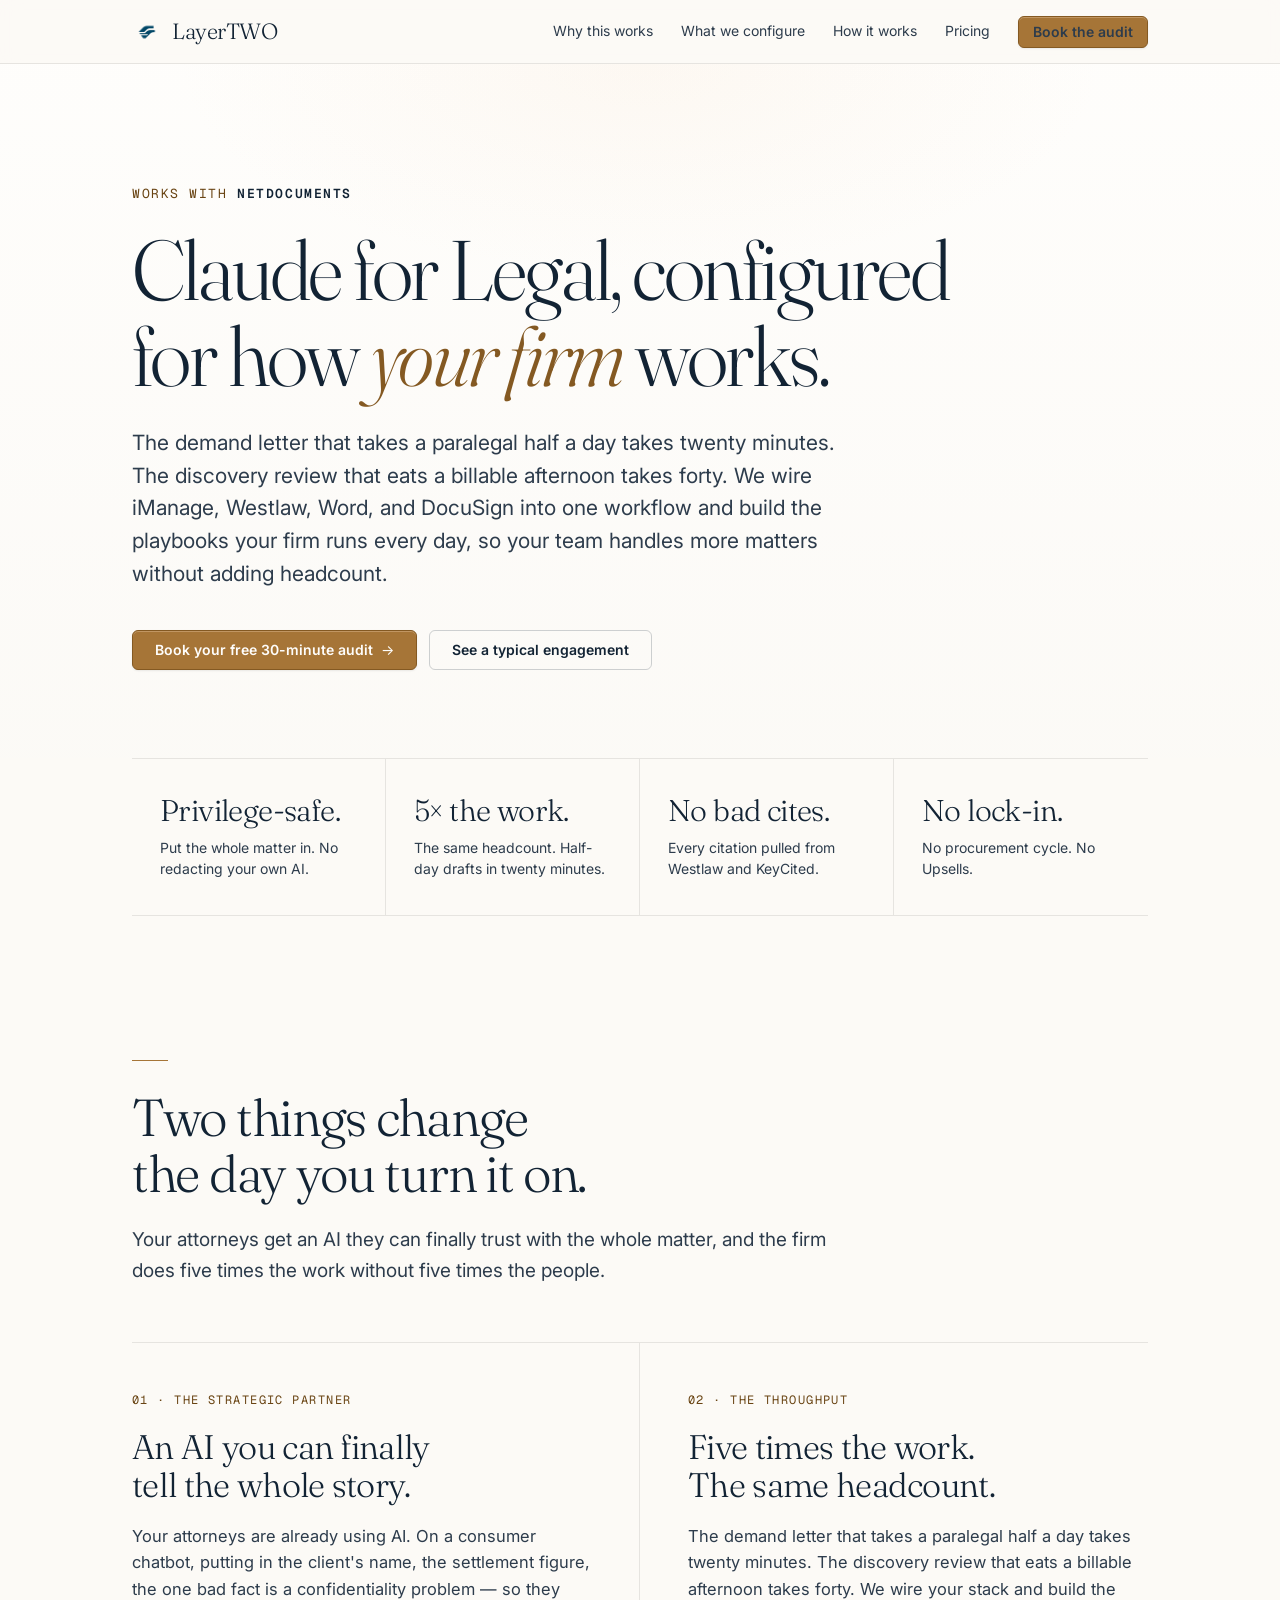
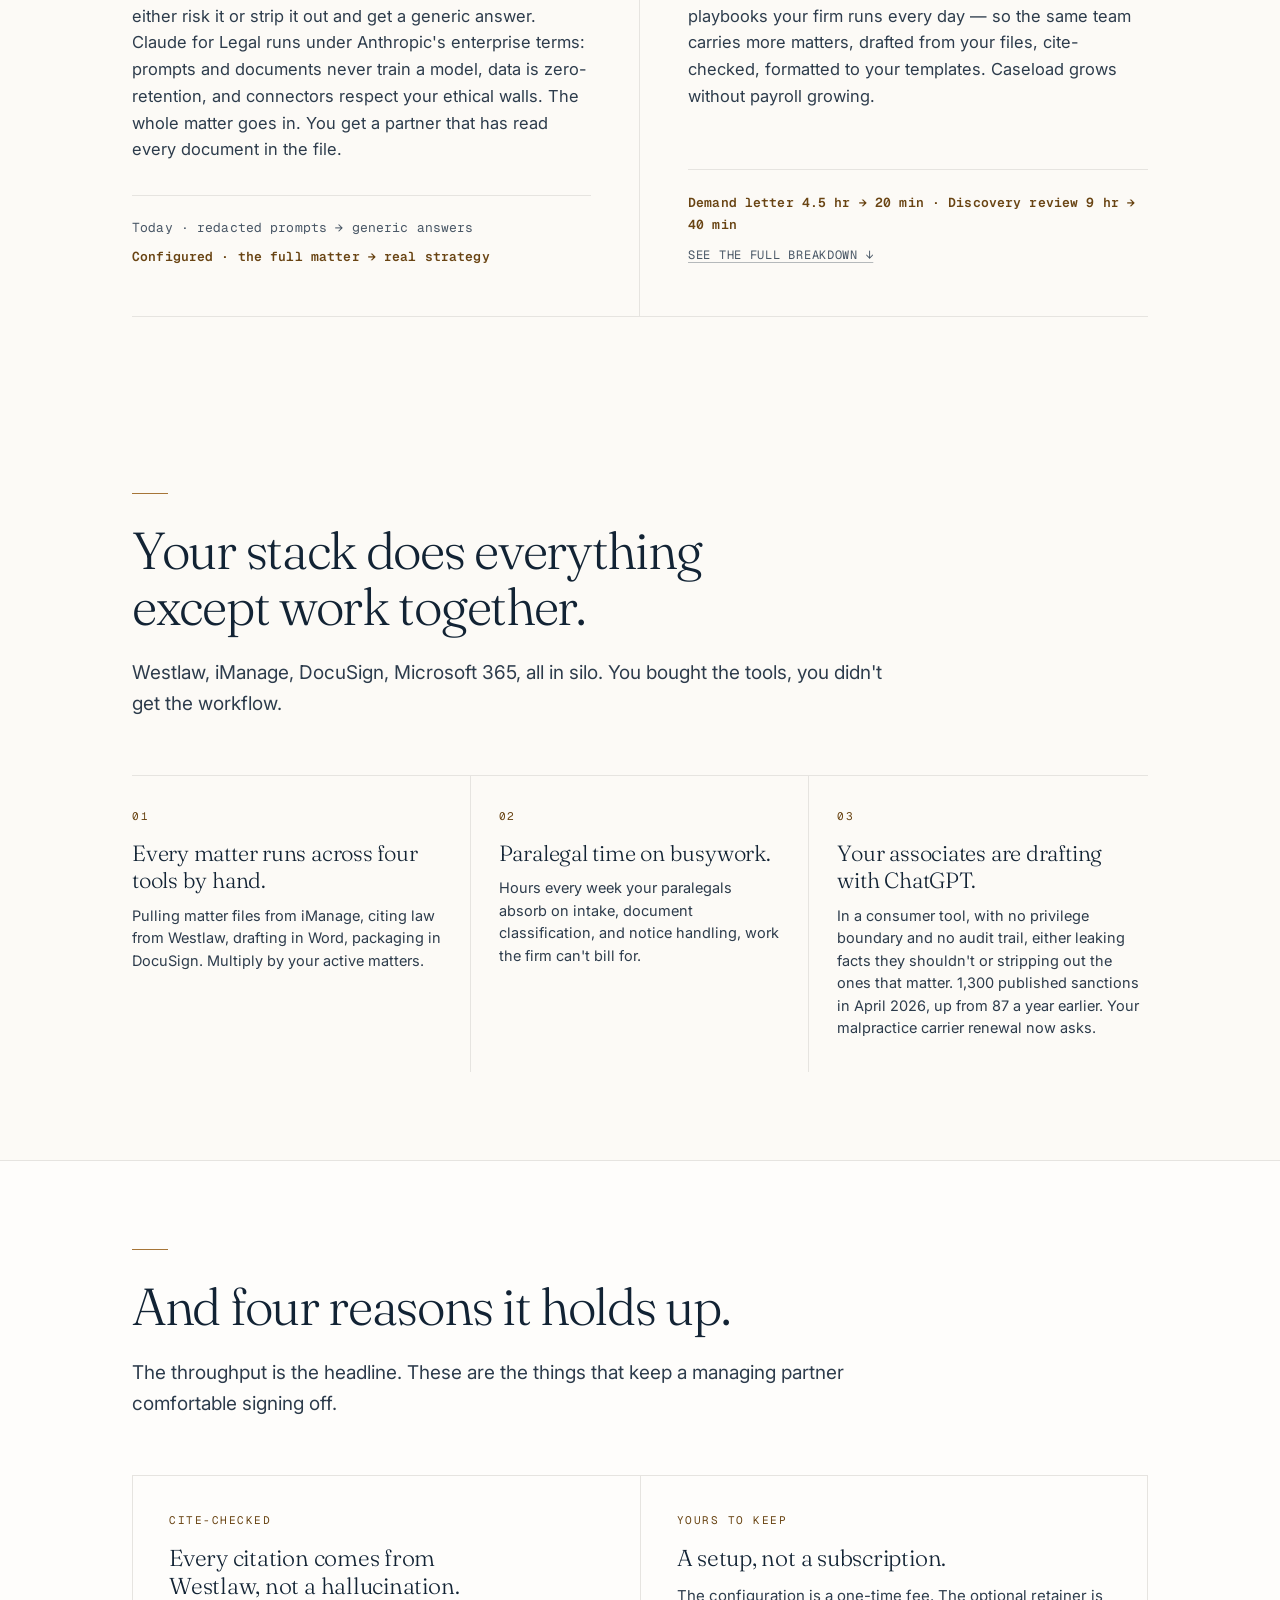
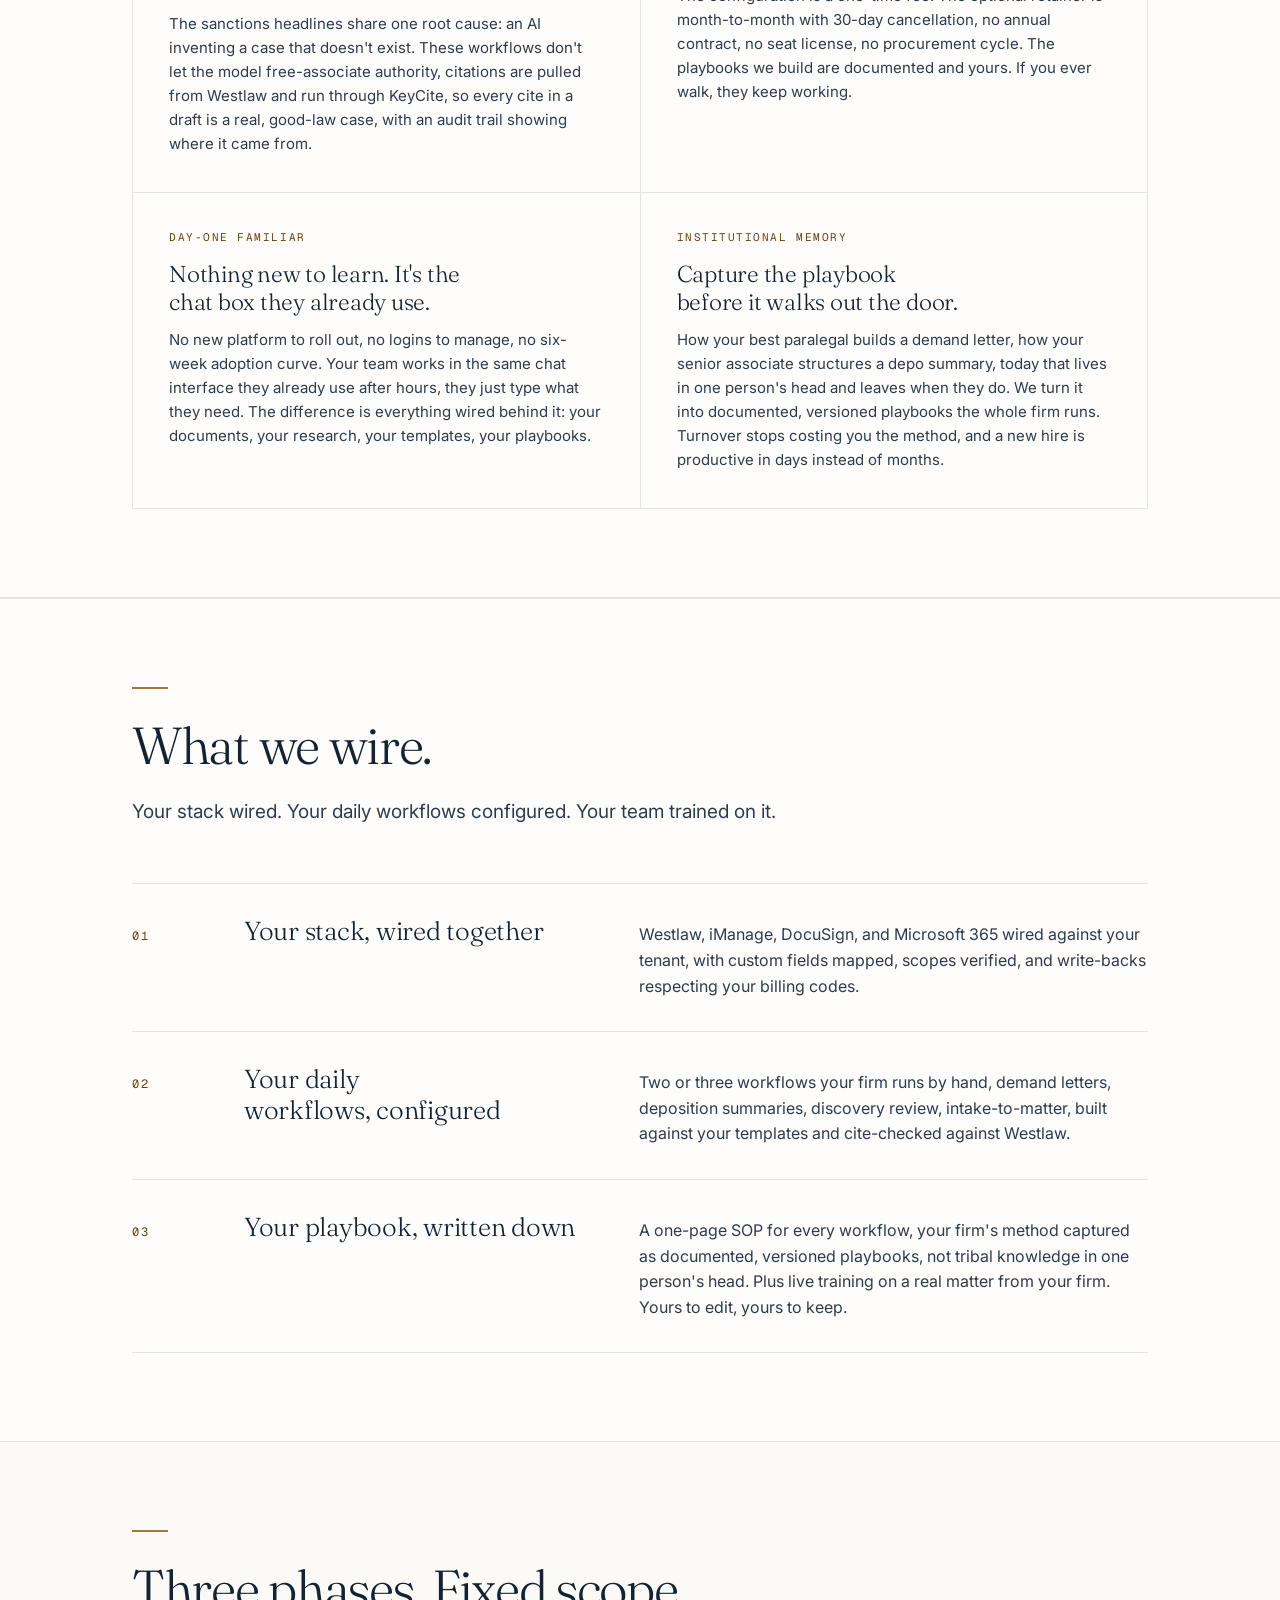
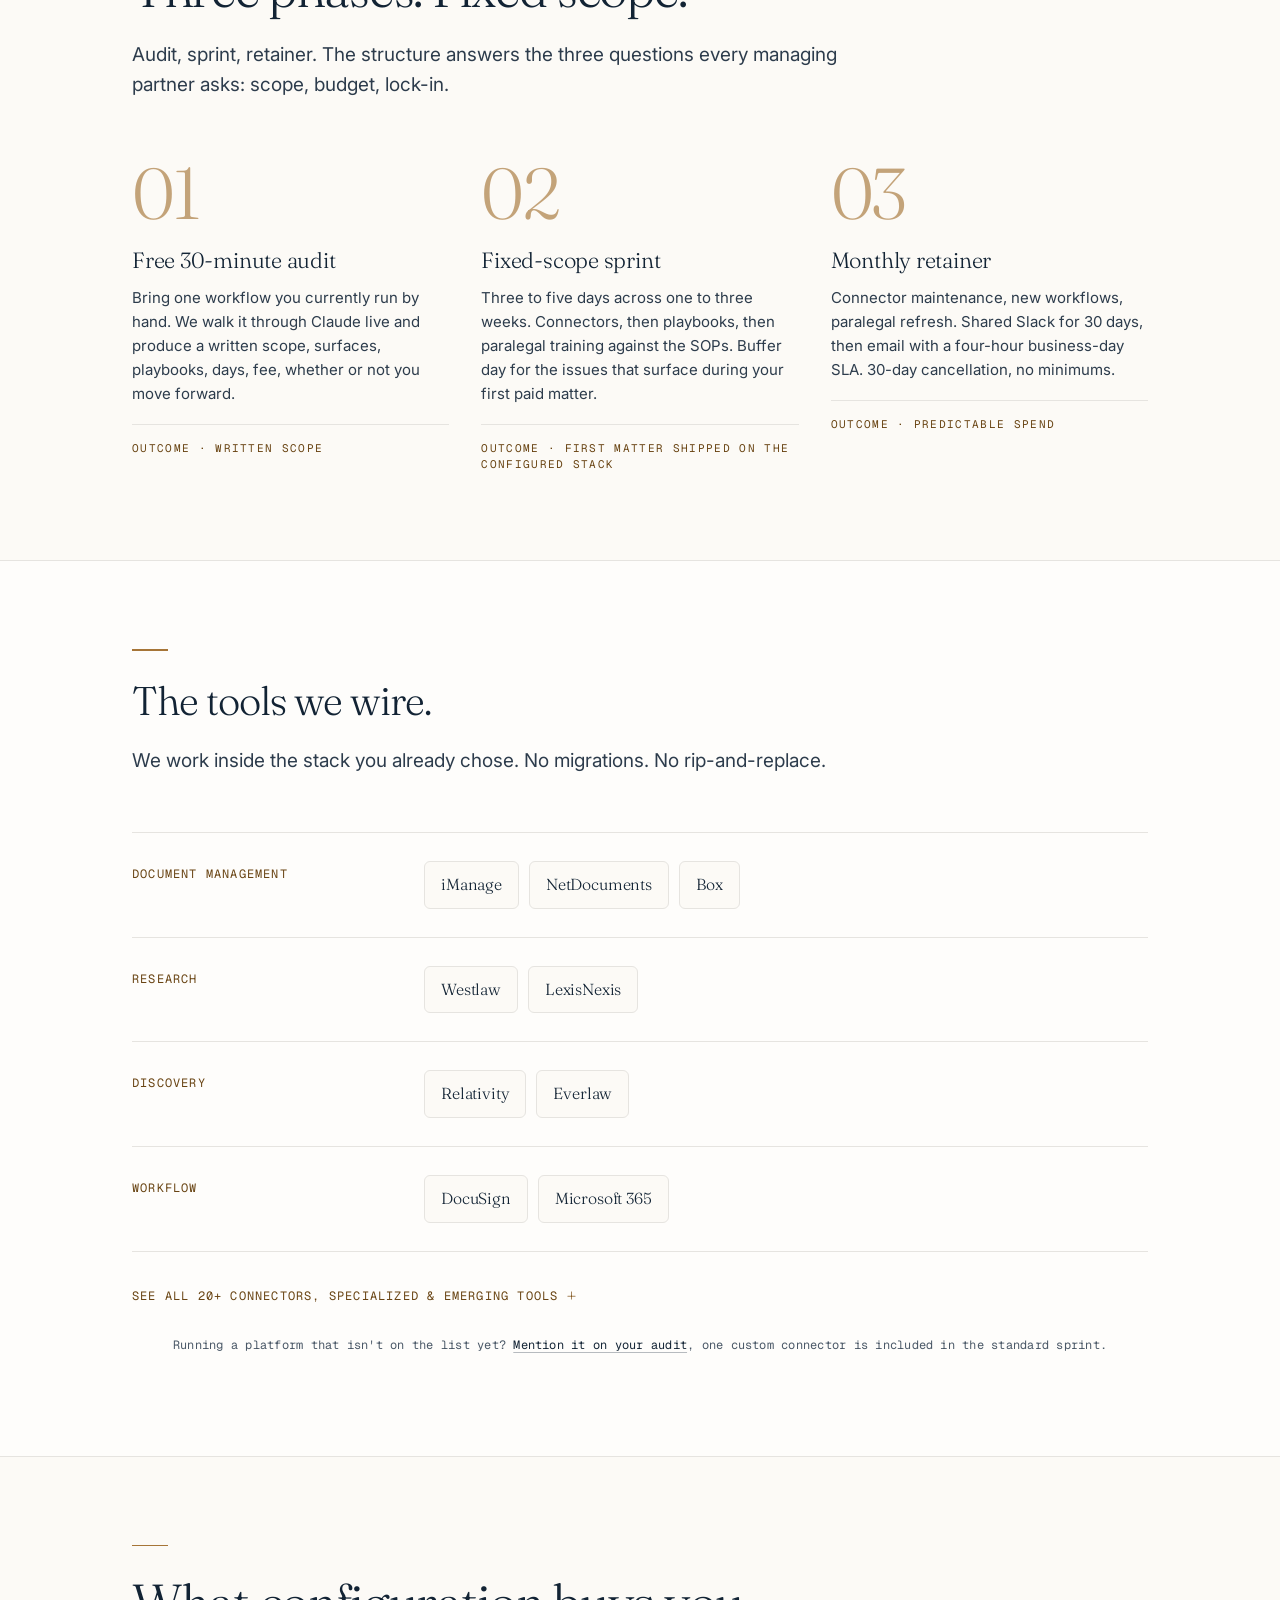
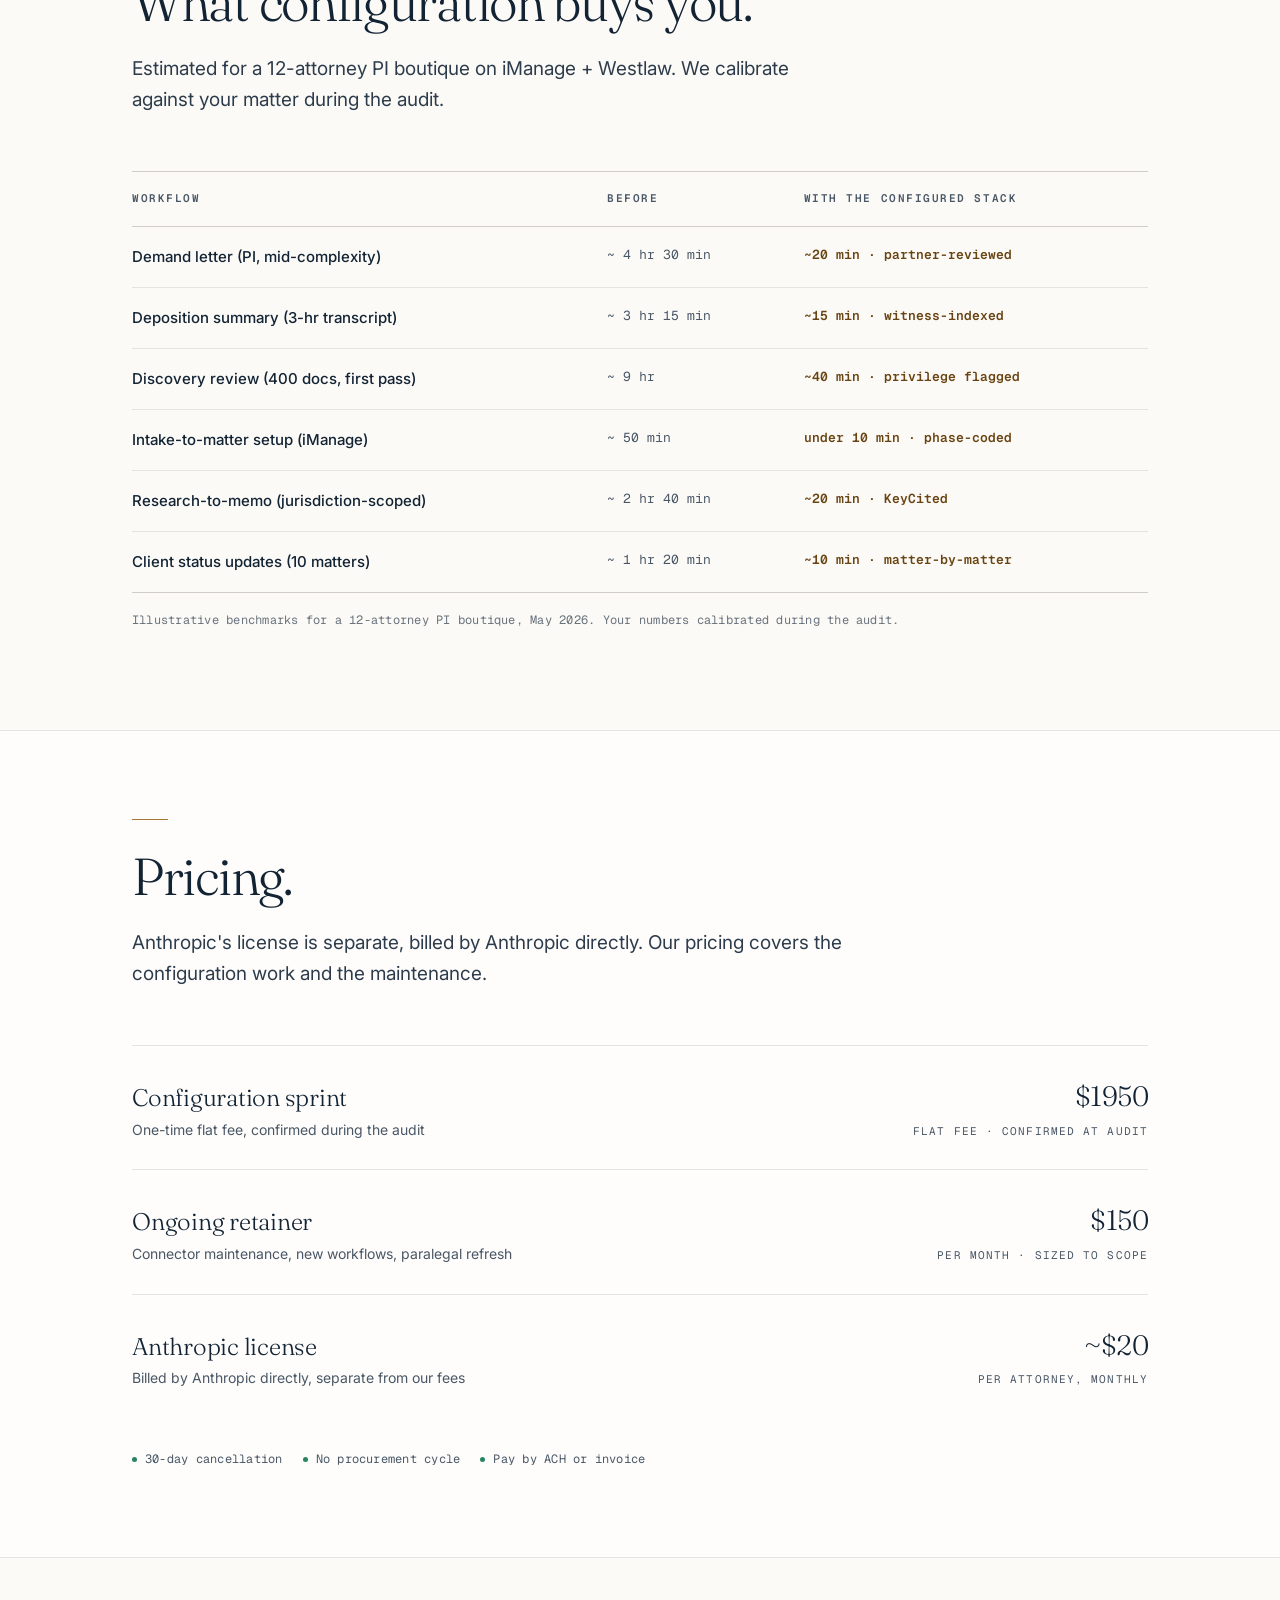
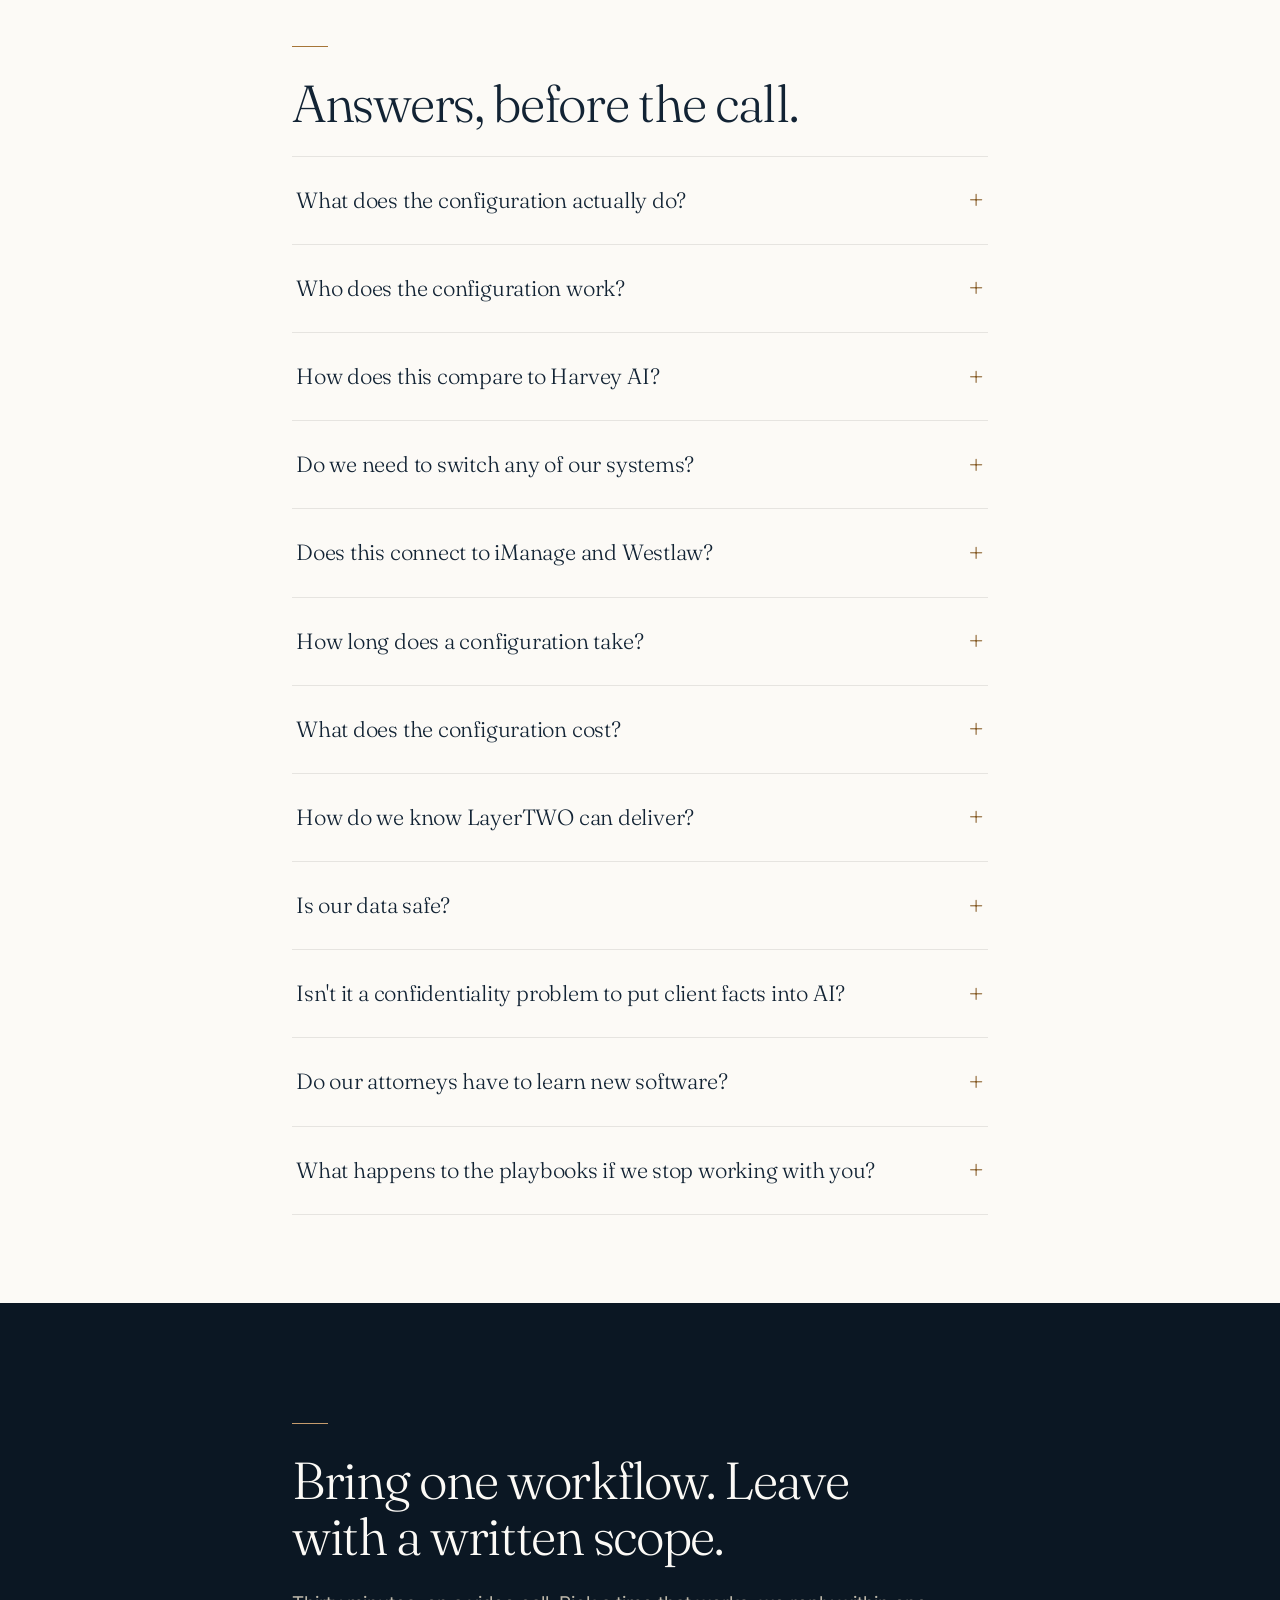
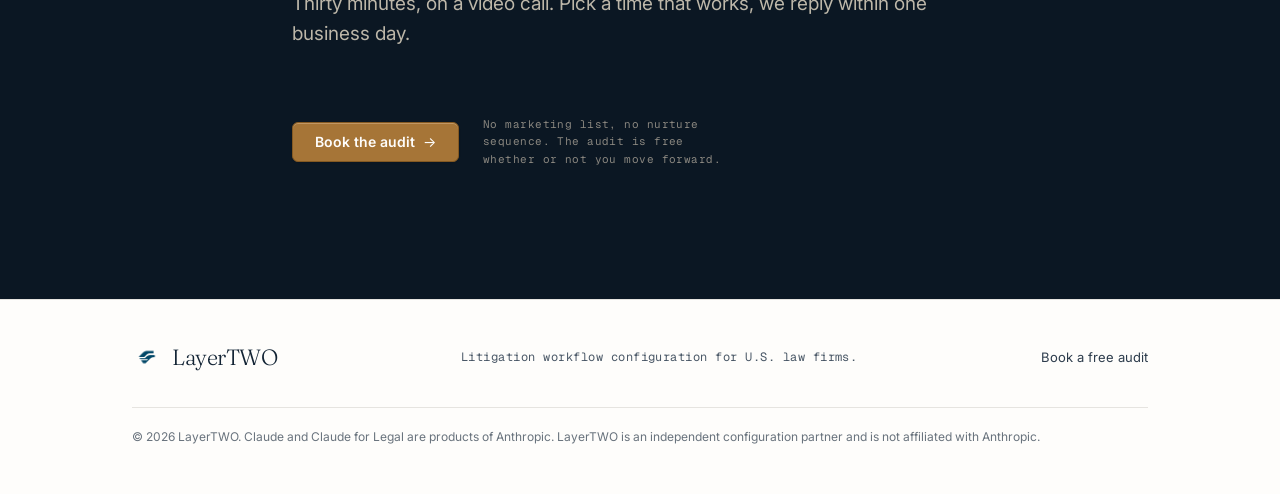
<file: index.html>
<!DOCTYPE html>
<html lang="en">
<head>
<meta charset="utf-8">
<meta name="viewport" content="width=device-width, initial-scale=1">

<!-- ============ SEO ============ -->
<title>Claude for Legal · LayerTWO</title>
<meta name="description" content="We configure Westlaw, DocuSign, iManage, and Microsoft 365 to run as one workflow for 5–30 attorney firms. Fixed fee. 3–5 days. Free audit.">
<link rel="canonical" href="https://layertwolab.com/">
<link rel="icon" href="assets/Transparent.png" type="image/png">
<link rel="apple-touch-icon" href="assets/TransparentLogo.png">

<!-- Open Graph -->
<meta property="og:type" content="website">
<meta property="og:title" content="Claude Configuration for how your firm works">
<meta property="og:description" content="Four tools, one workflow. We wire your stack and build the playbooks. Fixed fee. Free audit.">
<meta property="og:url" content="https://layertwolab.com/">
<meta property="og:image" content="https://layertwolab.com/assets/Transparent.png">
<meta property="og:site_name" content="LayerTWO">

<!-- Twitter -->
<meta name="twitter:card" content="summary_large_image">
<meta name="twitter:title" content="Claude Configuration for how your firm works">
<meta name="twitter:description" content="Four tools, one workflow. We wire your stack and build the playbooks. Fixed fee. Free audit.">
<meta name="twitter:image" content="https://layertwolab.com/assets/Transparent.png">

<!-- ============ Schema: Service ============ -->
<script type="application/ld+json">
{
  "@context": "https://schema.org",
  "@type": "Service",
  "name": "Litigation workflow configuration",
  "serviceType": "Legal workflow configuration and implementation",
  "provider": { "@type": "Organization", "name": "LayerTWO", "url": "https://layertwolab.com" },
  "areaServed": { "@type": "Country", "name": "United States" },
  "audience": { "@type": "Audience", "audienceType": "U.S. litigation firms, 5–30 attorneys" },
  "description": "Configuration, connector setup, practice-specific playbooks, and paralegal training that turn Claude for Legal into a privilege-safe second brain wired into Westlaw, iManage, DocuSign, and Microsoft 365 — for 5x throughput with no new software to learn.",
  "offers": [
    { "@type": "Offer", "name": "Configuration sprint", "priceSpecification": { "@type": "PriceSpecification", "price": "1950", "priceCurrency": "USD" } },
    { "@type": "Offer", "name": "Ongoing retainer", "priceSpecification": { "@type": "UnitPriceSpecification", "minPrice": "150", "maxPrice": "1500", "priceCurrency": "USD", "unitText": "per month" } }
  ]
}
</script>

<!-- ============ Schema: Organization ============ -->
<script type="application/ld+json">
{
  "@context": "https://schema.org",
  "@type": "Organization",
  "name": "LayerTWO",
  "url": "https://layertwolab.com",
  "logo": "https://layertwolab.com/assets/TransparentLogo.png"
}
</script>

<!-- ============ Schema: BreadcrumbList ============ -->
<script type="application/ld+json">
{
  "@context": "https://schema.org",
  "@type": "BreadcrumbList",
  "itemListElement": [
    { "@type": "ListItem", "position": 1, "name": "Home", "item": "https://layertwolab.com/" },
    { "@type": "ListItem", "position": 2, "name": "Litigation workflow configuration", "item": "https://layertwolab.com/" }
  ]
}
</script>

<!-- ============ Schema: FAQPage ============ -->
<script type="application/ld+json">
{
  "@context": "https://schema.org",
  "@type": "FAQPage",
  "mainEntity": [
    { "@type": "Question", "name": "What does the configuration actually do?", "acceptedAnswer": { "@type": "Answer", "text": "We turn Anthropic's $20-per-seat Claude for Legal into a tool your paralegal can run without training: MCP connectors wired into Westlaw, iManage, DocuSign, and Microsoft 365; written playbooks for the workflows your firm runs by hand; and a one-page SOP per playbook." } },
    { "@type": "Question", "name": "Who does the configuration work?", "acceptedAnswer": { "@type": "Answer", "text": "We do. We are a configuration shop, not a software reseller. Engagements are scoped, paid by the firm, and run by people who have wired MCP connectors into iManage and Westlaw before. No procurement cycle, no six-figure statement of work." } },
    { "@type": "Question", "name": "How does this compare to Harvey AI?", "acceptedAnswer": { "@type": "Answer", "text": "Harvey is roughly $1,200 per seat per month and sells into AmLaw 200 firms. Claude for Legal is roughly $20 per seat per month — a 98 percent price collapse — and ships with native MCP connectors small firms can configure. Comparable reasoning. Different economics." } },
    { "@type": "Question", "name": "Do we need to switch any of our systems?", "acceptedAnswer": { "@type": "Answer", "text": "No. Claude reads from your existing iManage, NetDocuments, Box, and Westlaw through MCP connectors and writes back to the same matter. Nothing migrates. Your matter structure, billing codes, and retention policy stay where they are. If you run something else, mention it on the audit — one custom connector is included in the standard sprint." } },
    { "@type": "Question", "name": "Does this connect to iManage and Westlaw?", "acceptedAnswer": { "@type": "Answer", "text": "Yes. Both ship as native MCP connectors. iManage surfaces matters, documents, and version history; Westlaw surfaces citations, KeyCite results, and case content. We configure both during the sprint and combine them into playbooks — an iManage-sourced demand letter, cite-checked against Westlaw, formatted to your template." } },
    { "@type": "Question", "name": "How long does a configuration take?", "acceptedAnswer": { "@type": "Answer", "text": "Three to five focused days, spread across one to three weeks. Day one: audit and connectors. Days two and three: playbooks. Day four: paralegal training against the SOPs. Day five: buffer for the issues that surface during the first paid matter." } },
    { "@type": "Question", "name": "What does the configuration cost?", "acceptedAnswer": { "@type": "Answer", "text": "Configuration sprint: a $1950 flat fee, confirmed during the free audit. The Anthropic license is separate (~$20 per attorney per month, billed by Anthropic). Ongoing retainer: $150 to $1,500 per month. 30-day cancellation. No lock-in." } },
    { "@type": "Question", "name": "How do we know LayerTWO can deliver?", "acceptedAnswer": { "@type": "Answer", "text": "We are pre-revenue and honest about it. First 5 firms get the configuration sprint at $1950 fixed + a free audit + a documented case study credit. If we don't deliver to the scope agreed during the audit, you don't pay." } },
    { "@type": "Question", "name": "Is our data safe?", "acceptedAnswer": { "@type": "Answer", "text": "Anthropic's enterprise terms exclude your prompts and documents from model training, encrypt data in transit and at rest, and support zero-retention mode. MCP connectors respect folder-level permissions, including ethical walls. We document the access boundaries in the SOP we hand off." } },
    { "@type": "Question", "name": "Isn't it a confidentiality problem to put client facts into AI?", "acceptedAnswer": { "@type": "Answer", "text": "It is on a consumer chatbot — which is exactly why most firms either avoid AI or strip the facts out of it. Claude for Legal runs under Anthropic's enterprise terms: your prompts and documents never train a model, data is zero-retention, and MCP connectors respect your ethical walls. The whole matter can go in. We document the access boundaries in the SOP we hand off, so you can show your carrier and your clients exactly where data goes." } },
    { "@type": "Question", "name": "Do our attorneys have to learn new software?", "acceptedAnswer": { "@type": "Answer", "text": "No. Your team works in the same chat interface they already use after hours — they just type what they need. There's no new platform to roll out, no logins to manage, and no adoption curve. The configuration is everything wired behind that chat box: your documents, your research, your templates, and your playbooks." } },
    { "@type": "Question", "name": "What happens to the playbooks if we stop working with you?", "acceptedAnswer": { "@type": "Answer", "text": "They're yours. Every playbook is documented, versioned, and editable, and the retainer is month-to-month with 30-day cancellation — no annual contract and no seat license to LayerTWO. If you walk, the configuration and the playbooks keep working." } }
  ]
}
</script>

<!-- Fonts + design system -->
<link rel="stylesheet" href="colors_and_type.css">

<style>
  *, *::before, *::after { box-sizing: border-box; }
  html { scroll-behavior: smooth; }
  body { margin: 0; }

  a { color: var(--fg-1); text-decoration: none; }
  a.inline-link { text-decoration: underline; text-decoration-color: oklch(0.25 0.04 250 / 0.3); text-underline-offset: 3px; }
  a.inline-link:hover { text-decoration-color: var(--fg-1); }

  .container { width: 100%; max-width: 1080px; margin: 0 auto; padding: 0 32px; }
  .container-narrow { width: 100%; max-width: 760px; margin: 0 auto; padding: 0 32px; }

  /* ---------- Top nav ---------- */
  .site-nav {
    position: sticky; top: 0; z-index: 50;
    background: oklch(0.985 0.005 85 / 0.85);
    backdrop-filter: saturate(140%) blur(10px);
    -webkit-backdrop-filter: saturate(140%) blur(10px);
    border-bottom: 1px solid var(--border-soft);
  }
  .site-nav .inner {
    display: flex; align-items: center; justify-content: space-between;
    padding: 14px 32px; max-width: 1080px; margin: 0 auto;
  }
  .brand { display: inline-flex; align-items: center; gap: 10px; }
  .brand-logo { width: 30px; height: 30px; border-radius: 6px; display: block; }
  .brand-name {
    font-family: var(--font-serif); font-weight: 300; font-size: 22px;
    letter-spacing: -0.02em; color: var(--fg-1);
  }
  .nav-links { display: flex; align-items: center; gap: 28px; }
  .nav-links a { font-size: 14px; color: var(--fg-2); }
  .nav-links a:hover { color: var(--fg-1); }

  /* ---------- Buttons ---------- */
  .btn {
    display: inline-flex; align-items: center; gap: 8px;
    font-family: var(--font-sans); font-size: 14px; font-weight: 600;
    padding: 12px 22px; border-radius: 6px; cursor: pointer;
    border: 1px solid transparent; transition: all 180ms var(--ease-standard);
    line-height: 1;
  }
  .btn-primary {
    background: var(--brass-500); color: var(--ivory-50);
    border-color: var(--brass-600);
    box-shadow: 0 1px 2px rgba(0,0,0,.08), inset 0 1px 0 oklch(0.85 0.06 70 / .4);
  }
  .btn-primary:hover { background: var(--brass-600); border-color: var(--brass-700); }
  .btn-primary:focus-visible { outline: none; box-shadow: var(--shadow-focus), 0 1px 2px rgba(0,0,0,.08); }
  .btn-ghost { background: transparent; color: var(--fg-1); border-color: var(--border-strong); }
  .btn-ghost:hover { background: var(--muted); }
  .btn-sm { font-size: 13px; padding: 8px 14px; }
  .btn .arrow { font-family: var(--font-sans); font-weight: 400; }

  /* ---------- Hero — single column, typographic ---------- */
  .hero {
    padding: 120px 0 88px;
    position: relative;
    text-align: left;
  }
  .hero::before {
    content: ""; position: absolute; inset: 0;
    background:
      radial-gradient(60% 50% at 50% 0%, oklch(0.92 0.04 70 / 0.18), transparent 60%),
      linear-gradient(180deg, var(--paper) 0%, var(--background) 100%);
    z-index: -1;
  }
  h1.hero-h1 {
    font-family: var(--font-serif); font-weight: 300;
    font-size: clamp(48px, 6.6vw, 88px);
    line-height: 1.02; letter-spacing: -0.03em;
    color: var(--fg-1); margin: 0 0 28px;
    max-width: 17ch; text-wrap: balance;
  }
  h1.hero-h1 em {
    font-style: italic; color: var(--brass-600); font-weight: 300;
  }
  .hero-kicker {
    font-family: var(--font-mono); font-size: 13px;
    letter-spacing: 0.12em; text-transform: uppercase;
    color: var(--brass-700); margin: 0 0 22px;
  }
  .hero-kicker .rotator {
    display: inline-block;
    color: var(--fg-1); font-weight: 600;
    transition: opacity 260ms var(--ease-standard);
  }
  .hero-kicker .rotator.is-fading { opacity: 0; }
  .hero-sub {
    font-size: 21px; line-height: 1.55; color: var(--fg-2);
    max-width: 56ch; margin: 0 0 40px;
  }
  .hero-ctas { display: flex; flex-wrap: wrap; gap: 12px; align-items: center; }
  .hero-cta-note {
    margin: 16px 0 0;
    font-family: var(--font-mono); font-size: 12px;
    color: var(--fg-3); letter-spacing: 0.03em;
  }
  .hero-trust {
    margin-top: 56px;
    padding-top: 28px;
    border-top: 1px solid var(--border-soft);
    font-family: var(--font-mono); font-size: 12px;
    color: var(--fg-3); letter-spacing: 0.04em;
    display: flex; gap: 10px; align-items: center; flex-wrap: wrap;
  }
  .hero-trust .pip { width: 6px; height: 6px; background: var(--emerald-500); border-radius: 50%; }

  /* ---------- Quiet stat strip ---------- */
  .stats {
    padding: 0 0 56px;
  }
  .stats .grid {
    display: grid; grid-template-columns: repeat(4, 1fr);
    gap: 0;
    border-top: 1px solid var(--border-soft);
    border-bottom: 1px solid var(--border-soft);
  }
  .stat {
    padding: 36px 28px;
    border-right: 1px solid var(--border-soft);
    display: flex; flex-direction: column; gap: 10px;
  }
  .stat:last-child { border-right: 0; }
  .stat-num {
    font-family: var(--font-serif); font-weight: 300;
    font-size: 56px; line-height: 1; letter-spacing: -0.03em;
    color: var(--fg-1);
  }
  .stat-num .unit { font-size: 22px; color: var(--brass-600); margin-left: 4px; }
  .stat-title {
    font-family: var(--font-serif); font-weight: 300;
    font-size: 30px; line-height: 1.05; letter-spacing: -0.02em;
    color: var(--fg-1);
  }
  .stat-label { font-size: 14px; line-height: 1.5; color: var(--fg-2); max-width: 26ch; }

  /* ---------- Section header ---------- */
  section { padding: 88px 0; }
  .section-mark {
    width: 36px; height: 1.5px;
    background: var(--brass-500);
    margin-bottom: 28px;
  }
  h2.section-h {
    font-family: var(--font-serif); font-weight: 300;
    font-size: clamp(34px, 4.2vw, 52px); line-height: 1.08;
    letter-spacing: -0.025em; color: var(--fg-1);
    margin: 0 0 24px; max-width: 22ch;
    text-wrap: balance;
  }
  .section-sub {
    font-size: 19px; line-height: 1.6; color: var(--fg-2);
    max-width: 60ch; margin: 0 0 56px;
  }

  /* ---------- Pain ---------- */
  #problem .pain-text p {
    font-size: 19px; line-height: 1.6; color: var(--fg-2);
    margin: 0 0 56px; max-width: 64ch;
  }
  .pain-list {
    display: grid; grid-template-columns: repeat(3, 1fr); gap: 0;
    border-top: 1px solid var(--border-soft);
    list-style: none; margin: 0; padding: 0;
  }
  .pain-item {
    padding: 32px 28px;
    border-right: 1px solid var(--border-soft);
  }
  .pain-item:first-child { padding-left: 0; }
  .pain-item:last-child { border-right: 0; padding-right: 0; }
  .pain-item .num {
    font-family: var(--font-mono); font-size: 11px;
    color: var(--brass-700); letter-spacing: 0.14em;
    text-transform: uppercase; margin-bottom: 14px;
  }
  .pain-item h4 {
    font-family: var(--font-serif); font-weight: 300;
    font-size: 22px; line-height: 1.25; letter-spacing: -0.01em;
    color: var(--fg-1); margin: 0 0 10px;
  }
  .pain-item p {
    font-size: 14.5px; line-height: 1.55; color: var(--fg-2); margin: 0;
  }

  /* ---------- Two pillars (main benefits) ---------- */
  .pillars {
    display: grid; grid-template-columns: 1fr 1fr; gap: 0;
    border-top: 1px solid var(--border-soft);
    border-bottom: 1px solid var(--border-soft);
  }
  .pillar {
    padding: 48px 48px 48px 0;
    display: flex; flex-direction: column;
  }
  .pillar:first-child {
    border-right: 1px solid var(--border-soft);
    padding-right: 48px;
  }
  .pillar:last-child { padding-left: 48px; padding-right: 0; }
  .pillar-kicker {
    font-family: var(--font-mono); font-size: 12px;
    color: var(--brass-700); letter-spacing: 0.12em;
    text-transform: uppercase; margin-bottom: 18px;
  }
  .pillar h3 {
    font-family: var(--font-serif); font-weight: 300;
    font-size: clamp(28px, 3.2vw, 34px); line-height: 1.12;
    letter-spacing: -0.02em; color: var(--fg-1);
    margin: 0 0 18px; text-wrap: balance;
  }
  .pillar p {
    font-size: 16.5px; line-height: 1.62; color: var(--fg-2); margin: 0 0 32px;
  }
  .pillar-contrast {
    margin-top: auto; padding-top: 22px;
    border-top: 1px solid var(--border-soft);
    display: flex; flex-direction: column; gap: 8px;
  }
  .pillar-contrast span {
    font-family: var(--font-mono); font-size: 13px; letter-spacing: 0.01em;
  }
  .pillar-contrast .before { color: var(--fg-3); }
  .pillar-contrast .after  { color: var(--brass-700); font-weight: 600; }
  .pillar-proof {
    margin-top: auto; padding-top: 22px;
    border-top: 1px solid var(--border-soft);
  }
  .pillar-proof .figures {
    font-family: var(--font-mono); font-size: 13px;
    color: var(--brass-700); font-weight: 600; letter-spacing: 0.01em;
    line-height: 1.7;
  }
  .pillar-proof a {
    display: inline-block; margin-top: 10px;
    font-family: var(--font-mono); font-size: 12px;
    letter-spacing: 0.06em; text-transform: uppercase;
    color: var(--fg-3); text-decoration: underline;
    text-decoration-color: oklch(0.25 0.04 250 / 0.3); text-underline-offset: 3px;
  }
  .pillar-proof a:hover { color: var(--fg-1); }

  /* ---------- Supporting benefits grid ---------- */
  #benefits { background: var(--paper); border-top: 1px solid var(--border-soft); border-bottom: 1px solid var(--border-soft); }
  .benefit-grid {
    display: grid; grid-template-columns: 1fr 1fr; gap: 0;
    border-top: 1px solid var(--border-soft);
    border-left: 1px solid var(--border-soft);
  }
  .benefit-card {
    padding: 36px 36px 36px;
    border-right: 1px solid var(--border-soft);
    border-bottom: 1px solid var(--border-soft);
  }
  .benefit-card .kicker {
    font-family: var(--font-mono); font-size: 11px;
    color: var(--brass-700); letter-spacing: 0.14em;
    text-transform: uppercase; margin-bottom: 14px;
  }
  .benefit-card h3 {
    font-family: var(--font-serif); font-weight: 300;
    font-size: 23px; line-height: 1.22; letter-spacing: -0.01em;
    color: var(--fg-1); margin: 0 0 12px; text-wrap: balance;
  }
  .benefit-card p {
    font-size: 15px; line-height: 1.6; color: var(--fg-2); margin: 0;
  }

  /* ---------- What we configure ---------- */
  #what { background: var(--paper); border-top: 1px solid var(--border-soft); border-bottom: 1px solid var(--border-soft); }
  .config-list {
    display: flex; flex-direction: column;
    border-top: 1px solid var(--border-soft);
  }
  .config-row {
    display: grid; grid-template-columns: 80px 1fr 1.4fr;
    gap: 32px;
    padding: 32px 0;
    border-bottom: 1px solid var(--border-soft);
    align-items: baseline;
  }
  .config-row .num {
    font-family: var(--font-mono); font-size: 12px;
    color: var(--brass-700); letter-spacing: 0.14em;
    text-transform: uppercase; padding-top: 6px;
  }
  .config-row h3 {
    font-family: var(--font-serif); font-weight: 300;
    font-size: 26px; line-height: 1.2; letter-spacing: -0.01em;
    color: var(--fg-1); margin: 0;
    text-wrap: balance;
  }
  .config-row p {
    font-size: 16px; line-height: 1.6; color: var(--fg-2); margin: 0;
  }

  /* ---------- How it works ---------- */
  .steps {
    display: grid; grid-template-columns: repeat(3, 1fr); gap: 32px;
  }
  .step { padding: 0; }
  .step-num {
    font-family: var(--font-serif); font-weight: 300;
    font-size: 72px; line-height: 1; color: var(--brass-500);
    letter-spacing: -0.03em; opacity: 0.65;
    margin-bottom: 18px;
  }
  .step h3 {
    font-family: var(--font-serif); font-weight: 300; font-size: 22px;
    line-height: 1.25; letter-spacing: -0.01em;
    margin: 0 0 12px; color: var(--fg-1);
  }
  .step p {
    font-size: 15px; line-height: 1.6; color: var(--fg-2); margin: 0 0 18px;
  }
  .step .meta {
    font-family: var(--font-mono); font-size: 11px;
    text-transform: uppercase; letter-spacing: 0.12em; color: var(--brass-700);
    padding-top: 16px; border-top: 1px solid var(--border-soft);
  }

  /* ---------- Stacks / connectors ---------- */
  #stacks { padding: 88px 0; background: var(--paper); border-top: 1px solid var(--border-soft); border-bottom: 1px solid var(--border-soft); }
  .connector-groups {
    display: flex; flex-direction: column;
    margin: 24px 0 28px;
  }
  .connector-group {
    display: grid; grid-template-columns: 260px 1fr; gap: 32px;
    padding: 28px 0;
    border-top: 1px solid var(--border-soft);
    align-items: start;
  }
  .connector-group:last-child { border-bottom: 1px solid var(--border-soft); }
  .connector-cat {
    font-family: var(--font-mono); font-size: 12px;
    text-transform: uppercase; letter-spacing: 0.1em;
    color: var(--brass-700); line-height: 1.5; padding-top: 4px;
  }
  .connector-tiles { display: flex; flex-wrap: wrap; gap: 10px; }
  .connector-tiles .pill {
    font-family: var(--font-serif); font-weight: 300; font-size: 16px;
    color: var(--fg-1); letter-spacing: -0.01em;
    padding: 10px 16px; border-radius: 6px;
    border: 1px solid var(--border-soft); background: var(--background);
  }
  .more-connectors { margin: 4px 0 28px; }
  .more-connectors > summary {
    list-style: none; cursor: pointer;
    display: inline-flex; align-items: center; gap: 8px;
    font-family: var(--font-mono); font-size: 12px;
    text-transform: uppercase; letter-spacing: 0.1em;
    color: var(--brass-700);
  }
  .more-connectors > summary::-webkit-details-marker { display: none; }
  .more-connectors > summary::after {
    content: "+"; font-family: var(--font-serif); font-weight: 300;
    font-size: 20px; line-height: 1; color: var(--brass-600);
  }
  .more-connectors[open] > summary::after { content: "−"; }
  .more-connectors .more-intro {
    font-family: var(--font-mono); font-size: 12px; color: var(--fg-3);
    letter-spacing: 0.02em; line-height: 1.55; margin: 18px 0 0; max-width: 64ch;
  }
  .more-connectors .connector-groups { margin: 12px 0 0; }
  .stack-note {
    font-family: var(--font-mono); font-size: 12px; color: var(--fg-3);
    text-align: center; letter-spacing: 0.02em;
  }
  .stack-note a { color: var(--fg-1); text-decoration: underline; text-decoration-color: oklch(0.25 0.04 250 / 0.3); text-underline-offset: 3px; }

  /* ---------- Before / after ---------- */
  .ba-table {
    width: 100%; border-collapse: collapse;
    background: transparent; border-top: 1px solid var(--border);
    border-bottom: 1px solid var(--border);
  }
  .ba-table th, .ba-table td {
    text-align: left; padding: 18px 0; vertical-align: top;
    border-bottom: 1px solid var(--border-soft);
  }
  .ba-table th:not(:first-child), .ba-table td:not(:first-child) { padding-left: 24px; }
  .ba-table thead th {
    font-family: var(--font-mono); font-size: 11px;
    text-transform: uppercase; letter-spacing: 0.14em;
    color: var(--fg-3); font-weight: 600; border-bottom: 1px solid var(--border);
  }
  .ba-table tbody tr:last-child td { border-bottom: 0; }
  .ba-workflow { font-weight: 500; color: var(--fg-1); font-size: 15px; }
  .ba-before { color: var(--fg-3); font-family: var(--font-mono); font-size: 13px; }
  .ba-after  { color: var(--brass-700); font-family: var(--font-mono); font-size: 13px; font-weight: 600; }
  .ba-note { font-family: var(--font-mono); font-size: 12px; color: var(--fg-muted); margin-top: 18px; letter-spacing: 0.02em; }

  /* ---------- Pricing ---------- */
  #pricing { background: var(--paper); border-top: 1px solid var(--border-soft); border-bottom: 1px solid var(--border-soft); }
  .price-list {
    border-top: 1px solid var(--border-soft);
  }
  .price-row {
    display: grid; grid-template-columns: 1.4fr 1fr;
    padding: 28px 0;
    border-bottom: 1px solid var(--border-soft);
    align-items: baseline; gap: 24px;
  }
  .price-row:last-child { border-bottom: 0; }
  .price-name {
    font-family: var(--font-serif); font-weight: 300; font-size: 24px;
    line-height: 1.2; letter-spacing: -0.01em;
    color: var(--fg-1); margin: 0 0 6px;
  }
  .price-desc { font-size: 14px; color: var(--fg-3); }
  .price-num {
    font-family: var(--font-serif); font-weight: 300; font-size: 28px;
    color: var(--fg-1); letter-spacing: -0.02em; white-space: nowrap;
    text-align: right;
  }
  .price-unit { font-family: var(--font-mono); font-size: 11px; color: var(--fg-3); text-transform: uppercase; letter-spacing: 0.1em; text-align: right; margin-top: 4px; }
  .pricing-fine {
    margin-top: 32px; font-family: var(--font-mono); font-size: 12px;
    color: var(--fg-3); letter-spacing: 0.02em;
    display: flex; gap: 20px; flex-wrap: wrap;
  }
  .pricing-fine span { display: inline-flex; align-items: center; gap: 8px; }
  .pricing-fine .pip { width: 5px; height: 5px; border-radius: 50%; background: var(--emerald-500); }

  /* ---------- FAQ ---------- */
  .faq details {
    border-top: 1px solid var(--border-soft);
    padding: 26px 4px;
  }
  .faq details:last-of-type { border-bottom: 1px solid var(--border-soft); }
  .faq summary {
    list-style: none; cursor: pointer;
    display: flex; justify-content: space-between; align-items: center; gap: 16px;
    font-family: var(--font-serif); font-weight: 300; font-size: 22px;
    letter-spacing: -0.01em; color: var(--fg-1);
  }
  .faq summary::-webkit-details-marker { display: none; }
  .faq summary::after {
    content: "+"; font-family: var(--font-serif); font-weight: 300;
    font-size: 30px; line-height: 1; color: var(--brass-600);
    transition: transform 180ms var(--ease-standard);
  }
  .faq details[open] summary::after { content: "−"; }
  .faq details p {
    font-size: 16px; line-height: 1.65; color: var(--fg-2);
    margin: 14px 0 0; max-width: 70ch;
  }

  /* ---------- CTA / Book ---------- */
  #book { background: var(--navy-500); color: var(--ivory-100); padding: 120px 0; }
  #book h2 { color: var(--ivory-100); }
  #book .section-sub { color: oklch(0.78 0.02 85); }
  #book .section-mark { background: var(--brass-300); }
  .book-foot {
    display: flex; align-items: center; gap: 24px; margin-top: 16px; flex-wrap: wrap;
  }
  .book-foot .small {
    font-family: var(--font-mono); font-size: 11px;
    color: oklch(0.62 0.01 85); letter-spacing: 0.04em;
    max-width: 36ch; line-height: 1.55;
  }

  /* ---------- Footer ---------- */
  footer.site-foot {
    background: var(--paper); border-top: 1px solid var(--border-soft);
    padding: 36px 0;
  }
  footer.site-foot .inner {
    display: flex; justify-content: space-between; align-items: center; gap: 24px;
    flex-wrap: wrap;
  }
  .foot-tag {
    font-family: var(--font-mono); font-size: 12px; color: var(--fg-3);
    letter-spacing: 0.04em;
  }
  .foot-links { display: flex; gap: 22px; }
  .foot-links a { font-size: 13px; color: var(--fg-2); }
  .foot-disclaimer {
    border-top: 1px solid var(--border-soft); margin-top: 28px; padding-top: 20px;
    font-size: 12px; line-height: 1.55; color: var(--fg-muted);
  }

  /* ---------- Responsive ---------- */
  @media (max-width: 900px) {
    section { padding: 80px 0; }
    .hero { padding: 72px 0 56px; }
    h1.hero-h1 { max-width: 100%; }
    .stats .grid { grid-template-columns: 1fr; }
    .stat { border-right: 0; border-bottom: 1px solid var(--border-soft); }
    .stat:last-child { border-bottom: 0; }
    .pain-list { grid-template-columns: 1fr; border-top: 0; }
    .pain-item { border-right: 0; border-bottom: 1px solid var(--border-soft); padding: 24px 0; }
    .pain-item:last-child { border-bottom: 0; }
    .pillars { grid-template-columns: 1fr; }
    .pillar { padding: 36px 0; }
    .pillar:first-child { border-right: 0; border-bottom: 1px solid var(--border-soft); padding-right: 0; }
    .pillar:last-child { padding-left: 0; }
    .benefit-grid { grid-template-columns: 1fr; border-left: 0; }
    .benefit-card { border-right: 0; padding: 28px 0; }
    .config-row { grid-template-columns: 60px 1fr; gap: 16px; }
    .config-row p { grid-column: span 2; }
    .steps { grid-template-columns: 1fr; gap: 48px; }
    .connector-group { grid-template-columns: 1fr; gap: 14px; }
    .price-row { grid-template-columns: 1fr; gap: 6px; }
    .price-num, .price-unit { text-align: left; }
    .ba-table th:nth-child(2), .ba-table td:nth-child(2) { display: none; }
    .nav-links a:not(.btn) { display: none; }
    .container, .container-narrow { padding: 0 20px; }
    .site-nav .inner { padding: 12px 20px; }
    #book { padding: 80px 0; }
  }
</style>

<!-- PostHog analytics -->
<script>
    !function(t,e){var o,n,p,r;e.__SV||(window.posthog && window.posthog.__loaded)||(window.posthog=e,e._i=[],e.init=function(i,s,a){function g(t,e){var o=e.split(".");2==o.length&&(t=t[o[0]],e=o[1]),t[e]=function(){t.push([e].concat(Array.prototype.slice.call(arguments,0)))}}(p=t.createElement("script")).type="text/javascript",p.crossOrigin="anonymous",p.async=!0,p.src=s.api_host.replace(".i.posthog.com","-assets.i.posthog.com")+"/static/array.js",(r=t.getElementsByTagName("script")[0]).parentNode.insertBefore(p,r);var u=e;for(void 0!==a?u=e[a]=[]:a="posthog",u.people=u.people||[],u.toString=function(t){var e="posthog";return"posthog"!==a&&(e+="."+a),t||(e+=" (stub)"),e},u.people.toString=function(){return u.toString(1)+".people (stub)"},o="Mi Ri init Vi Gi Rr Wi Ji Bi capture calculateEventProperties tn register register_once register_for_session unregister unregister_for_session an getFeatureFlag getFeatureFlagPayload getFeatureFlagResult isFeatureEnabled reloadFeatureFlags updateFlags updateEarlyAccessFeatureEnrollment getEarlyAccessFeatures on onFeatureFlags onSurveysLoaded onSessionId getSurveys getActiveMatchingSurveys renderSurvey displaySurvey cancelPendingSurvey canRenderSurvey canRenderSurveyAsync un identify setPersonProperties group resetGroups setPersonPropertiesForFlags resetPersonPropertiesForFlags setGroupPropertiesForFlags resetGroupPropertiesForFlags reset setIdentity clearIdentity get_distinct_id getGroups get_session_id get_session_replay_url alias set_config startSessionRecording stopSessionRecording sessionRecordingStarted captureException addExceptionStep captureLog startExceptionAutocapture stopExceptionAutocapture loadToolbar get_property getSessionProperty nn Xi createPersonProfile setInternalOrTestUser sn Hi cn opt_in_capturing opt_out_capturing has_opted_in_capturing has_opted_out_capturing get_explicit_consent_status is_capturing clear_opt_in_out_capturing Ki debug Lr rn getPageViewId captureTraceFeedback captureTraceMetric Di".split(" "),n=0;n<o.length;n++)g(u,o[n]);e._i.push([i,s,a])},e.__SV=1)}(document,window.posthog||[]);
    posthog.init('phc_nw96c37YfKzUNJXPJCf8eE5BgDKAuSkrhLrcvzyV47q2', {
        api_host: 'https://us.i.posthog.com',
        defaults: '2026-01-30',
        person_profiles: 'always',          // profiles + person props for EVERY visitor, not just identified
        autocapture: true,                  // auto-track all clicks, inputs, form submits
        capture_pageview: true,             // track pageviews
        capture_pageleave: true,            // track when they leave + time on page
        capture_performance: true,          // web vitals + network performance
        enable_heatmaps: true,              // click/scroll/rage-click heatmaps
        session_recording: {
            maskAllInputs: false,           // record input contents
        },
        disable_session_recording: false,   // enable replay (also flip it on in project settings)
    })
</script>
</head>
<body>

<!-- ================== NAV ================== -->
<header class="site-nav">
  <div class="inner">
    <a class="brand" href="#">
      <img class="brand-logo" src="assets/TransparentLogo.png" alt="LayerTWO logo">
      <span class="brand-name">LayerTWO</span>
    </a>
    <nav class="nav-links" aria-label="Primary">
      <a href="#why">Why this works</a>
      <a href="#what">What we configure</a>
      <a href="#how">How it works</a>
      <a href="#pricing">Pricing</a>
      <a href="https://calendar.app.google/dvEqY95HV8xJ2fUA7" target="_blank" rel="noopener" class="btn btn-primary btn-sm">Book the audit</a>
    </nav>
  </div>
</header>

<main>

<!-- ================== HERO ================== -->
<section class="hero" aria-labelledby="hero-h1">
  <div class="container">
    <p class="hero-kicker">Works with <span class="rotator" id="tool-rotator">iManage</span></p>
    <h1 class="hero-h1" id="hero-h1">
      Claude for Legal, configured for how <em>your firm</em> works.
    </h1>
    <p class="hero-sub">
      The demand letter that takes a paralegal half a day takes twenty minutes. The discovery review that eats a billable afternoon takes forty. We wire iManage, Westlaw, Word, and DocuSign into one workflow and build the playbooks your firm runs every day, so your team handles more matters without adding headcount.
    </p>

    <div class="hero-ctas">
      <a class="btn btn-primary" href="https://calendar.app.google/dvEqY95HV8xJ2fUA7" target="_blank" rel="noopener">Book your free 30-minute audit <span class="arrow">&rarr;</span></a>
      <a class="btn btn-ghost" href="#how">See a typical engagement</a>
    </div>
  </div>
</section>

<!-- ================== STAT STRIP ================== -->
<section class="stats" aria-label="At a glance">
  <div class="container">
    <div class="grid">
      <div class="stat">
        <div class="stat-title">Privilege-safe.</div>
        <div class="stat-label">Put the whole matter in. No redacting your own AI.</div>
      </div>
      <div class="stat">
        <div class="stat-title">5&times; the work.</div>
        <div class="stat-label">The same headcount. Half-day drafts in twenty minutes.</div>
      </div>
      <div class="stat">
        <div class="stat-title">No bad cites.</div>
        <div class="stat-label">Every citation pulled from Westlaw and KeyCited.</div>
      </div>
      <div class="stat">
        <div class="stat-title">No lock-in.</div>
        <div class="stat-label">No procurement cycle. No Upsells.</div>
      </div>
    </div>
  </div>
</section>

<!-- ================== TWO PILLARS (main benefits) ================== -->
<section id="why" aria-labelledby="why-h">
  <div class="container">
    <div class="section-mark"></div>
    <h2 class="section-h" id="why-h">Two things change the day you turn it on.</h2>
    <p class="section-sub">
      Your attorneys get an AI they can finally trust with the whole matter, and the firm does five times the work without five times the people.
    </p>
    <div class="pillars">

      <!-- PILLAR A · Benefit #1 — privilege-safe second brain -->
      <!-- ===== SHARPENED-TONE ALTERNATE (swap in by replacing the <div class="pillar"> block below) =====
      <div class="pillar">
        <div class="pillar-kicker">01 &middot; The strategic partner</div>
        <h3>Stop redacting your own AI.</h3>
        <p>
          Right now your associates are pasting privileged facts into ChatGPT after hours &mdash; or hobbling it by leaving them out. One is an ethics exposure your malpractice carrier is now asking about. The other wastes the tool. Claude for Legal runs under enterprise terms &mdash; zero retention, no training on your matters, ethical-wall-aware connectors &mdash; so the whole file goes in safely. The AI stops guessing and starts strategizing, because for the first time it's allowed to know the case.
        </p>
        <div class="pillar-contrast">
          <span class="before">Today &middot; redacted prompts &rarr; generic answers</span>
          <span class="after">Configured &middot; the full matter &rarr; real strategy</span>
        </div>
      </div>
      ===== END SHARPENED-TONE ALTERNATE ===== -->
      <div class="pillar">
        <div class="pillar-kicker">01 &middot; The strategic partner</div>
        <h3>An AI you can finally tell the whole story.</h3>
        <p>
          Your attorneys are already using AI. On a consumer chatbot, putting in the client's name, the settlement figure, the one bad fact is a confidentiality problem &mdash; so they either risk it or strip it out and get a generic answer. Claude for Legal runs under Anthropic's enterprise terms: prompts and documents never train a model, data is zero-retention, and connectors respect your ethical walls. The whole matter goes in. You get a partner that has read every document in the file.
        </p>
        <div class="pillar-contrast">
          <span class="before">Today &middot; redacted prompts &rarr; generic answers</span>
          <span class="after">Configured &middot; the full matter &rarr; real strategy</span>
        </div>
      </div>

      <!-- PILLAR B · Benefit #2 — 5x throughput, same headcount -->
      <div class="pillar">
        <div class="pillar-kicker">02 &middot; The throughput</div>
        <h3>Five times the work. The same headcount.</h3>
        <p>
          The demand letter that takes a paralegal half a day takes twenty minutes. The discovery review that eats a billable afternoon takes forty. We wire your stack and build the playbooks your firm runs every day &mdash; so the same team carries more matters, drafted from your files, cite-checked, formatted to your templates. Caseload grows without payroll growing.
        </p>
        <div class="pillar-proof">
          <div class="figures">Demand letter 4.5&nbsp;hr &rarr; 20&nbsp;min &middot; Discovery review 9&nbsp;hr &rarr; 40&nbsp;min</div>
          <a href="#compression">See the full breakdown &darr;</a>
        </div>
      </div>

    </div>
  </div>
</section>

<!-- ================== PAIN ================== -->
<section id="problem" aria-labelledby="problem-h">
  <div class="container">
    <div class="section-mark"></div>
    <h2 class="section-h" id="problem-h">Your stack does everything except work together.</h2>
    <div class="pain-text">
      <p>
        Westlaw, iManage, DocuSign, Microsoft 365, all in silo. You bought the tools, you didn't get the workflow.
      </p>
    </div>
    <ul class="pain-list">
      <li class="pain-item">
        <div class="num">01</div>
        <h4>Every matter runs across four tools by hand.</h4>
        <p>Pulling matter files from iManage, citing law from Westlaw, drafting in Word, packaging in DocuSign. Multiply by your active matters.</p>
      </li>
      <li class="pain-item">
        <div class="num">02</div>
        <h4>Paralegal time on busywork.</h4>
        <p>Hours every week your paralegals absorb on intake, document classification, and notice handling, work the firm can't bill for.</p>
      </li>
      <li class="pain-item">
        <div class="num">03</div>
        <h4>Your associates are drafting with ChatGPT.</h4>
        <p>In a consumer tool, with no privilege boundary and no audit trail, either leaking facts they shouldn't or stripping out the ones that matter. 1,300 published sanctions in April 2026, up from 87 a year earlier. Your malpractice carrier renewal now asks.</p>
      </li>
    </ul>
  </div>
</section>

<!-- ================== SUPPORTING BENEFITS ================== -->
<section id="benefits" aria-labelledby="benefits-h">
  <div class="container">
    <div class="section-mark"></div>
    <h2 class="section-h" id="benefits-h">And four reasons it holds up.</h2>
    <p class="section-sub">
      The throughput is the headline. These are the things that keep a managing partner comfortable signing off.
    </p>
    <div class="benefit-grid">

      <!-- BENEFIT #3 · Prevent sanctions -->
      <!-- ===== SHARPENED-TONE ALTERNATE (swap in by replacing the <div class="benefit-card"> block below) =====
      <div class="benefit-card">
        <div class="kicker">Cite-checked</div>
        <h3>1,300 sanctions last April. Almost all from a made-up case.</h3>
        <p>Published AI sanctions went from 87 to 1,300 in a year &mdash; nearly all from an AI inventing authority that was never real. Your filings don't get to gamble. Citations are pulled straight from Westlaw and KeyCited before they reach a draft. Real cases, good law, every time &mdash; with a trail to prove it.</p>
      </div>
      ===== END SHARPENED-TONE ALTERNATE ===== -->
      <div class="benefit-card">
        <div class="kicker">Cite-checked</div>
        <h3>Every citation comes from Westlaw, not a hallucination.</h3>
        <p>The sanctions headlines share one root cause: an AI inventing a case that doesn't exist. These workflows don't let the model free-associate authority, citations are pulled from Westlaw and run through KeyCite, so every cite in a draft is a real, good-law case, with an audit trail showing where it came from.</p>
      </div>

      <!-- BENEFIT #4 · No lock-in -->
      <div class="benefit-card">
        <div class="kicker">Yours to keep</div>
        <h3>A setup, not a subscription.</h3>
        <p>The configuration is a one-time fee. The optional retainer is month-to-month with 30-day cancellation, no annual contract, no seat license, no procurement cycle. The playbooks we build are documented and yours. If you ever walk, they keep working.</p>
      </div>

      <!-- BENEFIT #5 · No new software -->
      <div class="benefit-card">
        <div class="kicker">Day-one familiar</div>
        <h3>Nothing new to learn. It's the chat box they already use.</h3>
        <p>No new platform to roll out, no logins to manage, no six-week adoption curve. Your team works in the same chat interface they already use after hours, they just type what they need. The difference is everything wired behind it: your documents, your research, your templates, your playbooks.</p>
      </div>

      <!-- BENEFIT #6 · Knowledge base / talent retention -->
      <!-- ===== SHARPENED-TONE ALTERNATE (swap in by replacing the <div class="benefit-card"> block below) =====
      <div class="benefit-card">
        <div class="kicker">Institutional memory</div>
        <h3>When your best paralegal quits, the method quits too.</h3>
        <p>The replacement takes six months to get good &mdash; because the firm's know-how was never written down. We capture how your firm actually works as documented, versioned playbooks the whole firm runs. Knowledge stops being a person and becomes an asset the firm owns. New hires bill in days.</p>
      </div>
      ===== END SHARPENED-TONE ALTERNATE ===== -->
      <div class="benefit-card">
        <div class="kicker">Institutional memory</div>
        <h3>Capture the playbook before it walks out the door.</h3>
        <p>How your best paralegal builds a demand letter, how your senior associate structures a depo summary, today that lives in one person's head and leaves when they do. We turn it into documented, versioned playbooks the whole firm runs. Turnover stops costing you the method, and a new hire is productive in days instead of months.</p>
      </div>

    </div>
  </div>
</section>

<!-- ================== WHAT WE CONFIGURE ================== -->
<section id="what">
  <div class="container">
    <div class="section-mark"></div>
    <h2 class="section-h">What we wire.</h2>
    <p class="section-sub">
      Your stack wired. Your daily workflows configured. Your team trained on it.
    </p>
    <div class="config-list">
      <div class="config-row">
        <div class="num">01</div>
        <h3>Your stack, wired together</h3>
        <p>Westlaw, iManage, DocuSign, and Microsoft 365 wired against your tenant, with custom fields mapped, scopes verified, and write-backs respecting your billing codes.</p>
      </div>
      <div class="config-row">
        <div class="num">02</div>
        <h3>Your daily workflows, configured</h3>
        <p>Two or three workflows your firm runs by hand, demand letters, deposition summaries, discovery review, intake-to-matter, built against your templates and cite-checked against Westlaw.</p>
      </div>
      <div class="config-row">
        <div class="num">03</div>
        <h3>Your playbook, written down</h3>
        <p>A one-page SOP for every workflow, your firm's method captured as documented, versioned playbooks, not tribal knowledge in one person's head. Plus live training on a real matter from your firm. Yours to edit, yours to keep.</p>
      </div>
    </div>
  </div>
</section>

<!-- ================== HOW IT WORKS ================== -->
<section id="how">
  <div class="container">
    <div class="section-mark"></div>
    <h2 class="section-h">Three phases. Fixed scope.</h2>
    <p class="section-sub">
      Audit, sprint, retainer. The structure answers the three questions every managing partner asks: scope, budget, lock-in.
    </p>

    <div class="steps">
      <div class="step">
        <div class="step-num">01</div>
        <h3>Free 30-minute audit</h3>
        <p>Bring one workflow you currently run by hand. We walk it through Claude live and produce a written scope, surfaces, playbooks, days, fee, whether or not you move forward.</p>
        <div class="meta">Outcome &middot; written scope</div>
      </div>
      <div class="step">
        <div class="step-num">02</div>
        <h3>Fixed-scope sprint</h3>
        <p>Three to five days across one to three weeks. Connectors, then playbooks, then paralegal training against the SOPs. Buffer day for the issues that surface during your first paid matter.</p>
        <div class="meta">Outcome &middot; first matter shipped on the configured stack</div>
      </div>
      <div class="step">
        <div class="step-num">03</div>
        <h3>Monthly retainer</h3>
        <p>Connector maintenance, new workflows, paralegal refresh. Shared Slack for 30 days, then email with a four-hour business-day SLA. 30-day cancellation, no minimums.</p>
        <div class="meta">Outcome &middot; predictable spend</div>
      </div>
    </div>
  </div>
</section>

<!-- ================== STACKS ================== -->
<section id="stacks">
  <div class="container">
    <div class="section-mark"></div>
    <h2 class="section-h" style="font-size: clamp(28px, 3.4vw, 40px); max-width: 36ch;">The tools we wire.</h2>
    <p class="section-sub">We work inside the stack you already chose. No migrations. No rip-and-replace.</p>
    <div class="connector-groups">
      <div class="connector-group">
        <div class="connector-cat">Document management</div>
        <div class="connector-tiles">
          <span class="pill">iManage</span>
          <span class="pill">NetDocuments</span>
          <span class="pill">Box</span>
        </div>
      </div>
      <div class="connector-group">
        <div class="connector-cat">Research</div>
        <div class="connector-tiles">
          <span class="pill">Westlaw</span>
          <span class="pill">LexisNexis</span>
        </div>
      </div>
      <div class="connector-group">
        <div class="connector-cat">Discovery</div>
        <div class="connector-tiles">
          <span class="pill">Relativity</span>
          <span class="pill">Everlaw</span>
        </div>
      </div>
      <div class="connector-group">
        <div class="connector-cat">Workflow</div>
        <div class="connector-tiles">
          <span class="pill">DocuSign</span>
          <span class="pill">Microsoft 365</span>
        </div>
      </div>
    </div>

    <details class="more-connectors">
      <summary>See all 20+ connectors, specialized &amp; emerging tools</summary>
      <p class="more-intro">Beyond the core stack above, the platform supports specialized contract, eDiscovery, research, and access-to-justice tools. We wire any of these on request, just name yours during the audit.</p>
      <div class="connector-groups">
        <div class="connector-group">
          <div class="connector-cat">Contract &amp; document</div>
          <div class="connector-tiles">
            <span class="pill">Ironclad</span>
            <span class="pill">Definely</span>
          </div>
        </div>
        <div class="connector-group">
          <div class="connector-cat">Litigation &amp; eDiscovery</div>
          <div class="connector-tiles">
            <span class="pill">Consilio</span>
          </div>
        </div>
        <div class="connector-group">
          <div class="connector-cat">Deal &amp; transaction</div>
          <div class="connector-tiles">
            <span class="pill">Datasite</span>
          </div>
        </div>
        <div class="connector-group">
          <div class="connector-cat">Research &amp; analytics</div>
          <div class="connector-tiles">
            <span class="pill">CoCounsel Legal</span>
            <span class="pill">Trellis</span>
            <span class="pill">Solve Intelligence</span>
            <span class="pill">Midpage</span>
            <span class="pill">Descrybe</span>
            <span class="pill">Legal Data Hunter</span>
            <span class="pill">Lawve AI</span>
          </div>
        </div>
        <div class="connector-group">
          <div class="connector-cat">Public service &amp; access to justice</div>
          <div class="connector-tiles">
            <span class="pill">CourtListener (Free Law Project)</span>
            <span class="pill">Courtroom5</span>
            <span class="pill">BoardWise</span>
          </div>
        </div>
      </div>
    </details>

    <p class="stack-note">Running a platform that isn't on the list yet? <a href="https://calendar.app.google/dvEqY95HV8xJ2fUA7" target="_blank" rel="noopener">Mention it on your audit</a>, one custom connector is included in the standard sprint.</p>
  </div>
</section>

<!-- ================== BEFORE / AFTER ================== -->
<section id="compression">
  <div class="container">
    <div class="section-mark"></div>
    <h2 class="section-h">What configuration buys you.</h2>
    <p class="section-sub">Estimated for a 12-attorney PI boutique on iManage + Westlaw. We calibrate against your matter during the audit.</p>
    <table class="ba-table" aria-label="Workflow compression: before and after configuration">
      <thead>
        <tr>
          <th scope="col">Workflow</th>
          <th scope="col">Before</th>
          <th scope="col">With the configured stack</th>
        </tr>
      </thead>
      <tbody>
        <tr><td class="ba-workflow">Demand letter (PI, mid-complexity)</td><td class="ba-before">~ 4 hr 30 min</td><td class="ba-after">~20 min &middot; partner-reviewed</td></tr>
        <tr><td class="ba-workflow">Deposition summary (3-hr transcript)</td><td class="ba-before">~ 3 hr 15 min</td><td class="ba-after">~15 min &middot; witness-indexed</td></tr>
        <tr><td class="ba-workflow">Discovery review (400 docs, first pass)</td><td class="ba-before">~ 9 hr</td><td class="ba-after">~40 min &middot; privilege flagged</td></tr>
        <tr><td class="ba-workflow">Intake-to-matter setup (iManage)</td><td class="ba-before">~ 50 min</td><td class="ba-after">under 10 min &middot; phase-coded</td></tr>
        <tr><td class="ba-workflow">Research-to-memo (jurisdiction-scoped)</td><td class="ba-before">~ 2 hr 40 min</td><td class="ba-after">~20 min &middot; KeyCited</td></tr>
        <tr><td class="ba-workflow">Client status updates (10 matters)</td><td class="ba-before">~ 1 hr 20 min</td><td class="ba-after">~10 min &middot; matter-by-matter</td></tr>
      </tbody>
    </table>
    <p class="ba-note">Illustrative benchmarks for a 12-attorney PI boutique, May 2026. Your numbers calibrated during the audit.</p>
  </div>
</section>

<!-- ================== PRICING ================== -->
<section id="pricing">
  <div class="container">
    <div class="section-mark"></div>
    <h2 class="section-h">Pricing.</h2>
    <p class="section-sub">
      Anthropic's license is separate, billed by Anthropic directly. Our pricing covers the configuration work and the maintenance.
    </p>
    <div class="price-list">
      <div class="price-row">
        <div>
          <div class="price-name">Configuration sprint</div>
          <div class="price-desc">One-time flat fee, confirmed during the audit</div>
        </div>
        <div>
          <div class="price-num">$1950</div>
          <div class="price-unit">flat fee &middot; confirmed at audit</div>
        </div>
      </div>
      <div class="price-row">
        <div>
          <div class="price-name">Ongoing retainer</div>
          <div class="price-desc">Connector maintenance, new workflows, paralegal refresh</div>
        </div>
        <div>
          <div class="price-num">$150</div>
          <div class="price-unit">per month &middot; sized to scope</div>
        </div>
      </div>
      <div class="price-row">
        <div>
          <div class="price-name">Anthropic license</div>
          <div class="price-desc">Billed by Anthropic directly, separate from our fees</div>
        </div>
        <div>
          <div class="price-num">~$20</div>
          <div class="price-unit">per attorney, monthly</div>
        </div>
      </div>
    </div>
    <div class="pricing-fine">
      <span><span class="pip"></span>30-day cancellation</span>
      <span><span class="pip"></span>No procurement cycle</span>
      <span><span class="pip"></span>Pay by ACH or invoice</span>
    </div>
  </div>
</section>

<!-- ================== FAQ ================== -->
<section id="faq">
  <div class="container-narrow">
    <div class="section-mark"></div>
    <h2 class="section-h">Answers, before the call.</h2>
    <div class="faq">
      <details>
        <summary>What does the configuration actually do?</summary>
        <p>We turn Anthropic's $20-per-seat Claude for Legal into a tool your paralegal can run without training: MCP connectors wired into Westlaw, iManage, DocuSign, and Microsoft 365; written playbooks for the workflows your firm runs by hand; and a one-page SOP per playbook.</p>
      </details>
      <details>
        <summary>Who does the configuration work?</summary>
        <p>We do. We are a configuration shop, not a software reseller. Engagements are scoped, paid by the firm, and run by people who have wired MCP connectors into iManage and Westlaw before. No procurement cycle, no six-figure statement of work.</p>
      </details>
      <details>
        <summary>How does this compare to Harvey AI?</summary>
        <p>Harvey is roughly $1,200 per seat per month and sells into AmLaw 200 firms. Claude for Legal is roughly $20 per seat per month, a 98 percent price collapse, and ships with native MCP connectors small firms can configure. Comparable reasoning. Different economics.</p>
      </details>
      <details>
        <summary>Do we need to switch any of our systems?</summary>
        <p>No. Claude reads from your existing iManage, NetDocuments, Box, and Westlaw through MCP connectors and writes back to the same matter. Nothing migrates. Your matter structure, billing codes, and retention policy stay where they are. If you run something else, mention it on the audit, one custom connector is included in the standard sprint.</p>
      </details>
      <details>
        <summary>Does this connect to iManage and Westlaw?</summary>
        <p>Yes. Both ship as native MCP connectors. iManage surfaces matters, documents, and version history; Westlaw surfaces citations, KeyCite results, and case content. We combine them into playbooks, an iManage-sourced demand letter, cite-checked against Westlaw, formatted to your template.</p>
      </details>
      <details>
        <summary>How long does a configuration take?</summary>
        <p>Three to five focused days, spread across one to three weeks. Day one: audit and connectors. Days two and three: playbooks. Day four: paralegal training against the SOPs. Day five: buffer for the issues that surface during the first paid matter.</p>
      </details>
      <details>
        <summary>What does the configuration cost?</summary>
        <p>Configuration sprint: a $1950 flat fee, confirmed during the free audit. The Anthropic license is separate (~$20 per attorney per month, billed by Anthropic). Ongoing retainer: $150 to $1,500 per month. 30-day cancellation. No lock-in.</p>
      </details>
      <details>
        <summary>How do we know LayerTWO can deliver?</summary>
        <p>We are pre-revenue and honest about it. First 5 firms get the configuration sprint at $1950 fixed + a free audit + a documented case study credit. If we don't deliver to the scope agreed during the audit, you don't pay.</p>
      </details>
      <details>
        <summary>Is our data safe?</summary>
        <p>Anthropic's enterprise terms exclude your prompts and documents from model training, encrypt data in transit and at rest, and support zero-retention mode. MCP connectors respect folder-level permissions, including ethical walls. We document the access boundaries in the SOP we hand off.</p>
      </details>
      <details>
        <summary>Isn't it a confidentiality problem to put client facts into AI?</summary>
        <p>It is on a consumer chatbot, which is exactly why most firms either avoid AI or strip the facts out of it. Claude for Legal runs under Anthropic's enterprise terms: your prompts and documents never train a model, data is zero-retention, and MCP connectors respect your ethical walls. The whole matter can go in. We document the access boundaries in the SOP we hand off, so you can show your carrier and your clients exactly where data goes.</p>
      </details>
      <details>
        <summary>Do our attorneys have to learn new software?</summary>
        <p>No. Your team works in the same chat interface they already use after hours, they just type what they need. There's no new platform to roll out, no logins to manage, and no adoption curve. The configuration is everything wired behind that chat box: your documents, your research, your templates, and your playbooks.</p>
      </details>
      <details>
        <summary>What happens to the playbooks if we stop working with you?</summary>
        <p>They're yours. Every playbook is documented, versioned, and editable, and the retainer is month-to-month with 30-day cancellation, no annual contract and no seat license to LayerTWO. If you walk, the configuration and the playbooks keep working.</p>
      </details>
    </div>
  </div>
</section>

<!-- ================== CTA + BOOK ================== -->
<section id="book">
  <div class="container-narrow">
    <div class="section-mark"></div>
    <h2 class="section-h">Bring one workflow. Leave with a written scope.</h2>
    <p class="section-sub">
      Thirty minutes, on a video call. Pick a time that works, we reply within one business day.
    </p>

    <div class="book-foot">
      <a class="btn btn-primary" href="https://calendar.app.google/dvEqY95HV8xJ2fUA7" target="_blank" rel="noopener">Book the audit <span class="arrow">&rarr;</span></a>
      <p class="small">No marketing list, no nurture sequence. The audit is free whether or not you move forward.</p>
    </div>
  </div>
</section>

</main>

<!-- ================== FOOTER ================== -->
<footer class="site-foot">
  <div class="container">
    <div class="inner">
      <a class="brand" href="#">
        <img class="brand-logo" src="assets/TransparentLogo.png" alt="LayerTWO logo">
        <span class="brand-name">LayerTWO</span>
      </a>
      <p class="foot-tag">Litigation workflow configuration for U.S. law firms.</p>
      <nav class="foot-links" aria-label="Footer">
        <a href="https://calendar.app.google/dvEqY95HV8xJ2fUA7" target="_blank" rel="noopener">Book a free audit</a>
      </nav>
    </div>
    <p class="foot-disclaimer">© 2026 LayerTWO. Claude and Claude for Legal are products of Anthropic. LayerTWO is an independent configuration partner and is not affiliated with Anthropic.</p>
  </div>
</footer>

<!-- Track booking-link clicks as the conversion event -->
<script>
    document.querySelectorAll('a[href*="calendar.app.google"]').forEach(function (el) {
        el.addEventListener('click', function () {
            if (window.posthog) {
                posthog.capture('booking_link_clicked', {
                    location: el.closest('nav, header, footer, section')?.tagName?.toLowerCase() || 'unknown',
                    link_text: el.textContent.trim()
                });
            }
        });
    });
</script>

<!-- Rotate the "Works with" tool name in the hero eyebrow -->
<script>
  (function () {
    var el = document.getElementById('tool-rotator');
    if (!el) return;
    if (window.matchMedia && window.matchMedia('(prefers-reduced-motion: reduce)').matches) return;

    var tools = ['iManage', 'NetDocuments',
                 'Box', 'Westlaw', 'LexisNexis', 'Relativity', 'Everlaw',
                 'DocuSign', 'Microsoft 365'];
    var idx = 0;
    setInterval(function () {
      idx = (idx + 1) % tools.length;
      var next = tools[idx];
      el.classList.add('is-fading');
      setTimeout(function () {
        el.textContent = next;
        el.classList.remove('is-fading');
      }, 260);
    }, 1900);
  })();
</script>

<!-- Hero copy swap by cold-email pitch bucket (?utm_pitch=) -->
<script>
  (function () {
    var params = new URLSearchParams(window.location.search);
    var pitch = params.get('utm_pitch');
    var sub = document.querySelector('.hero-sub');
    if (!sub || !pitch) return;

    var copy = {
      fear: "Your malpractice carrier renewal application now asks whether your firm uses AI in filings. If your associates are drafting motions with AI tools and you can't answer with a written policy, your premium is about to move. We configure firm-specific AI workflows that produce an audit trail your carrier will accept. Three to five days. Fixed fee.",
      capacity: "Your paralegals are likely spending 30–45 minutes per matter in iManage pulling case files before drafting starts. At your case volume, that's hours every week absorbed off the billable clock. We configure iManage + Westlaw + Word + DocuSign so the drafting step starts at 3 minutes, not 45. Three to five days. Fixed fee.",
      ops: "Your iManage admin role has been open 60+ days. The reason it's hard to fill: the JD asks for ops + automation + AI fluency, which is three different hires. We're the outsourced version of that role — fixed scope, fixed timeline, no W-2. Three to five days. Fixed fee."
    };

    if (copy[pitch]) {
      sub.textContent = copy[pitch];
      if (window.posthog) posthog.capture('hero_swap_rendered', { pitch: pitch });
    }
  })();
</script>

<!-- Diagnostic analytics: section reads + FAQ expansions -->
<script>
  // Section visibility (which sections people read)
  var sectionObserver = new IntersectionObserver(function (entries) {
    entries.forEach(function (e) {
      if (e.isIntersecting && window.posthog) {
        posthog.capture('section_viewed', { section_id: e.target.id });
        sectionObserver.unobserve(e.target);
      }
    });
  }, { threshold: 0.5 });
  document.querySelectorAll('section[id]').forEach(function (s) { sectionObserver.observe(s); });

  // FAQ expansions (which objections people open)
  document.querySelectorAll('.faq details').forEach(function (d) {
    d.addEventListener('toggle', function () {
      if (d.open && window.posthog) {
        posthog.capture('faq_opened', { question: d.querySelector('summary').textContent.trim() });
      }
    });
  });
</script>

</body>
</html>
</file>
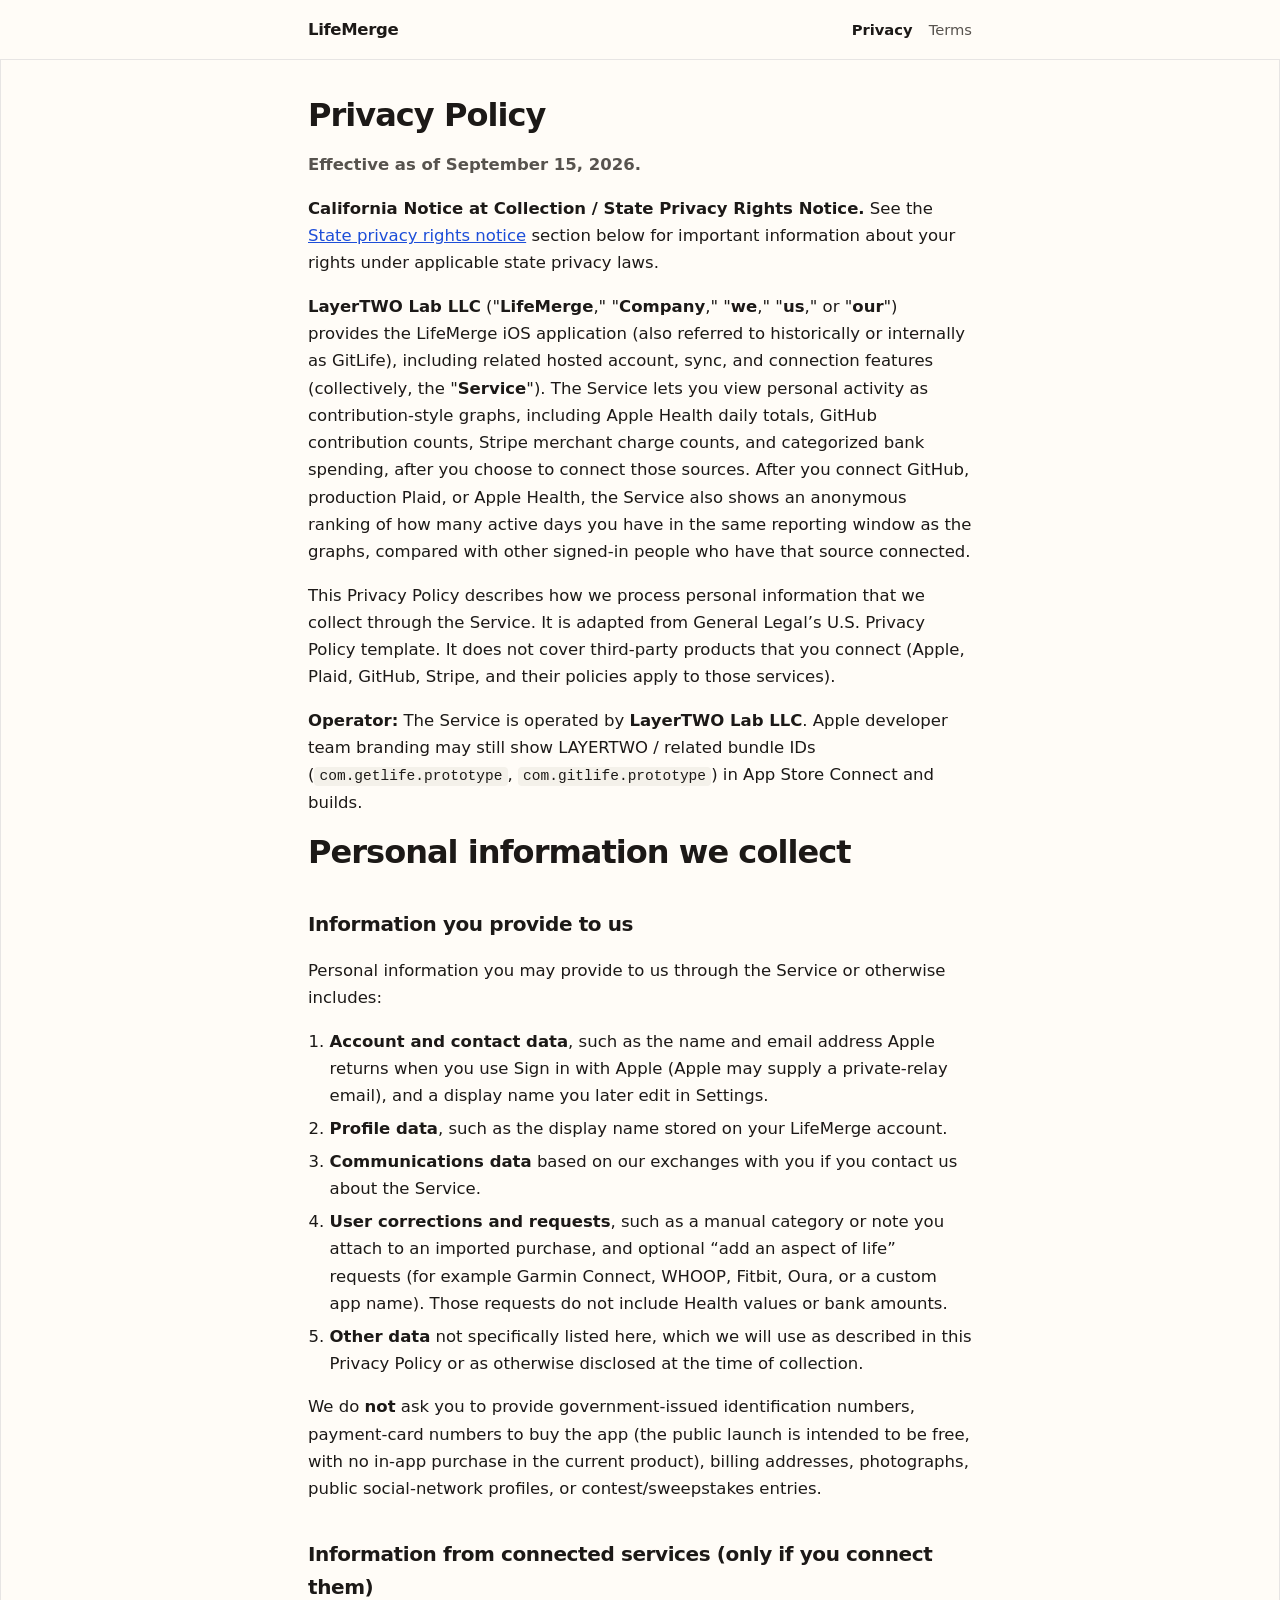
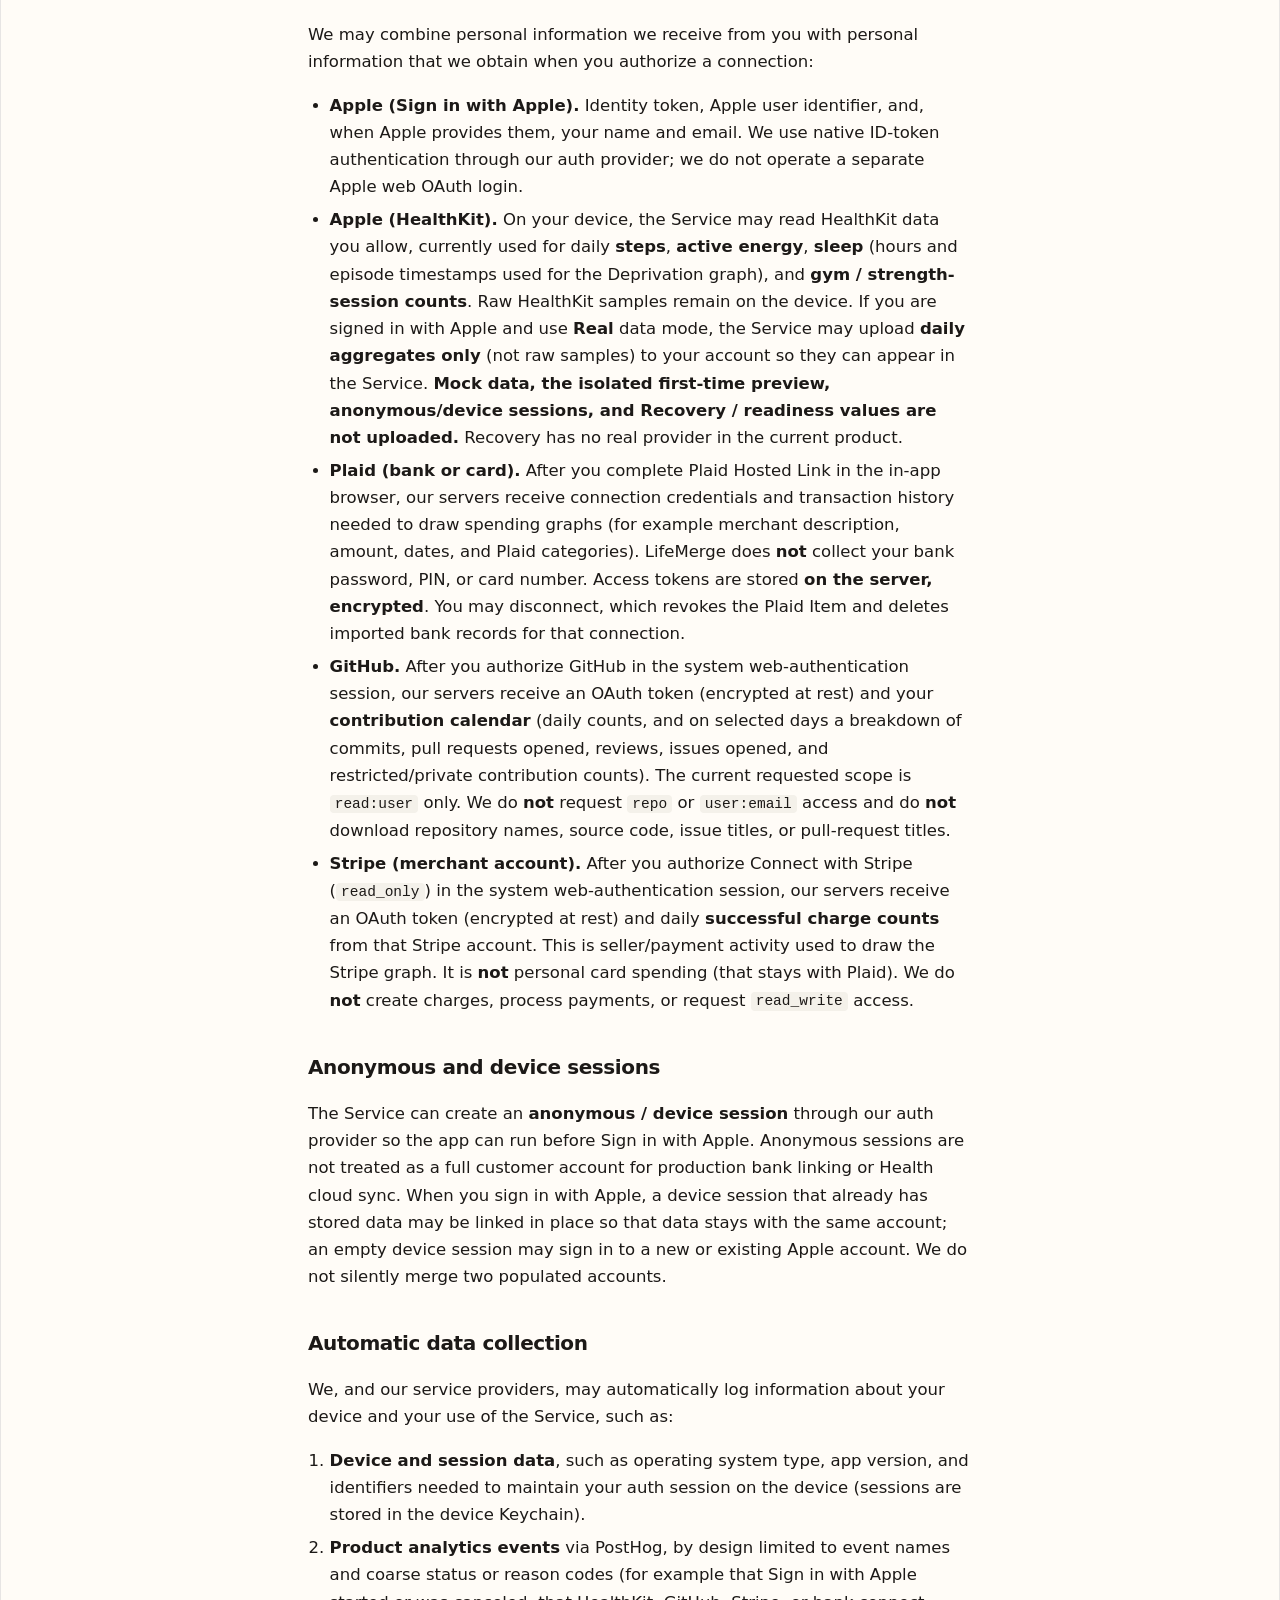
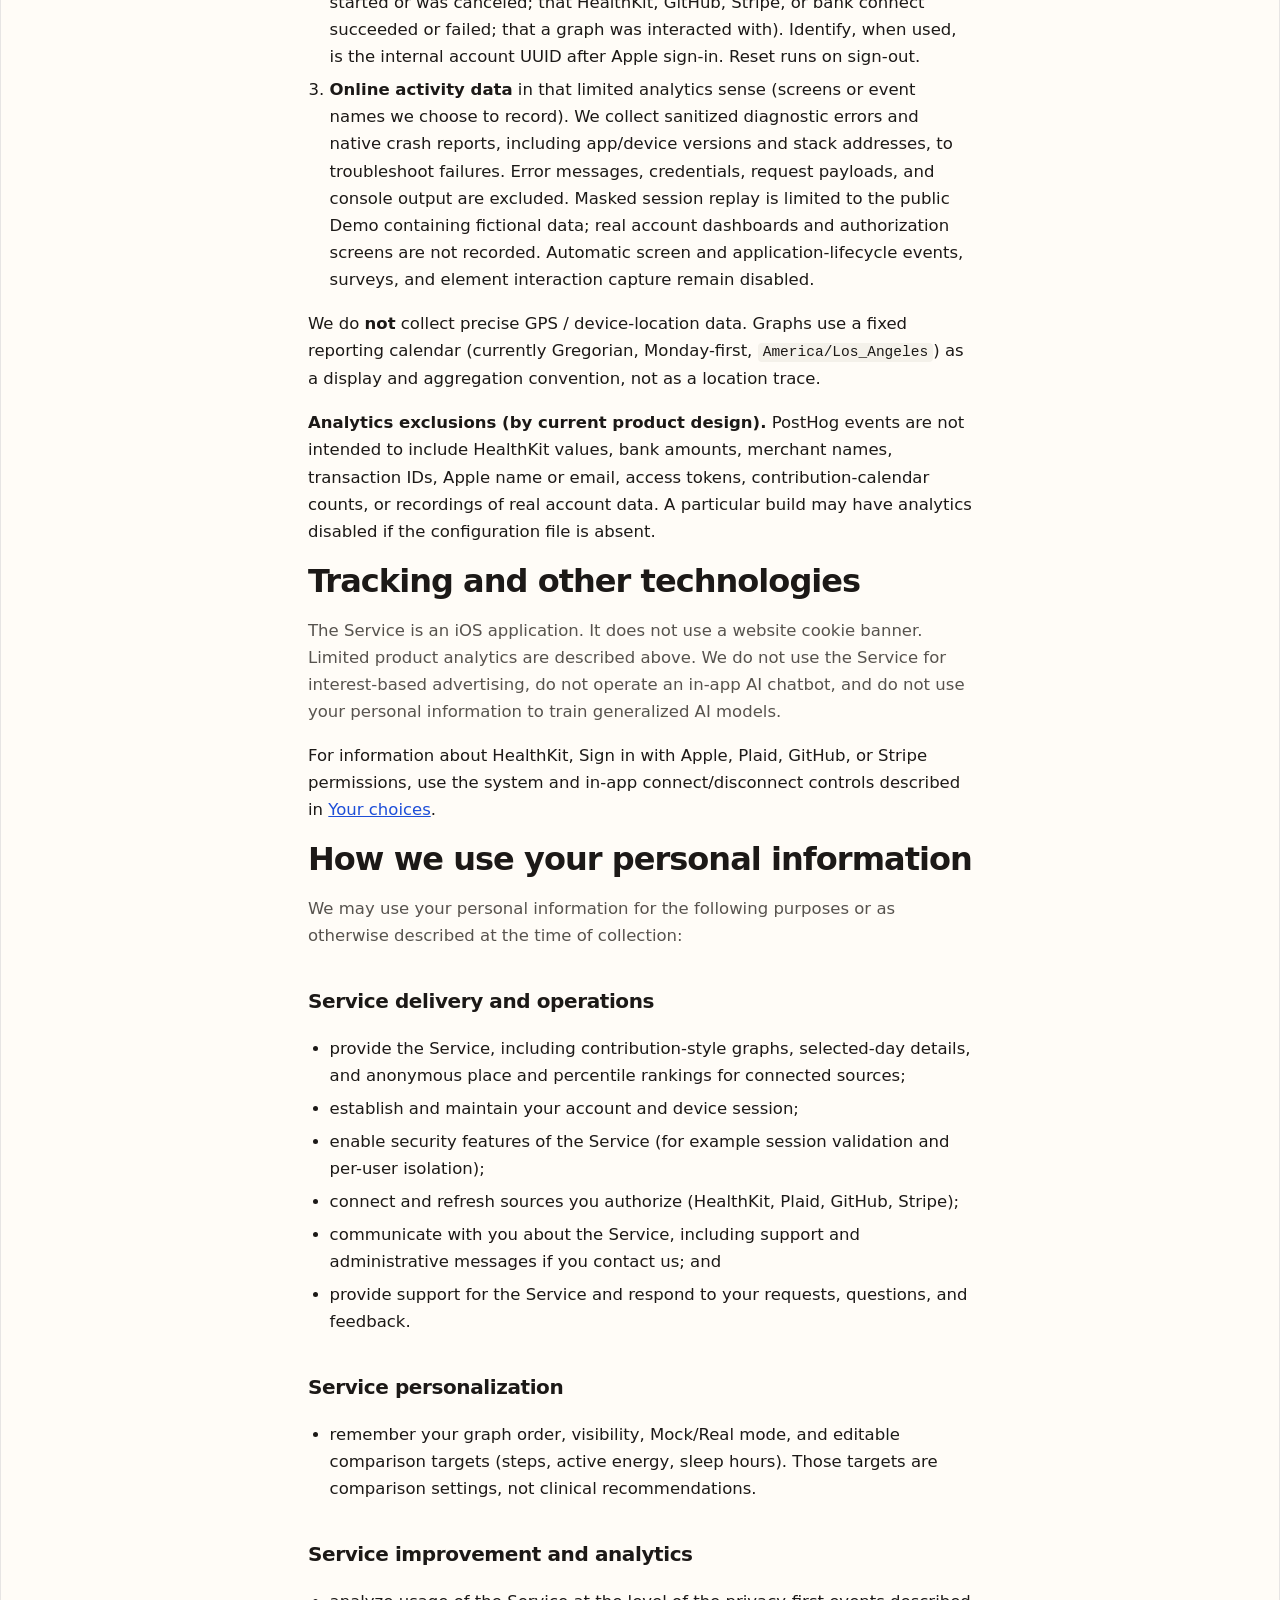
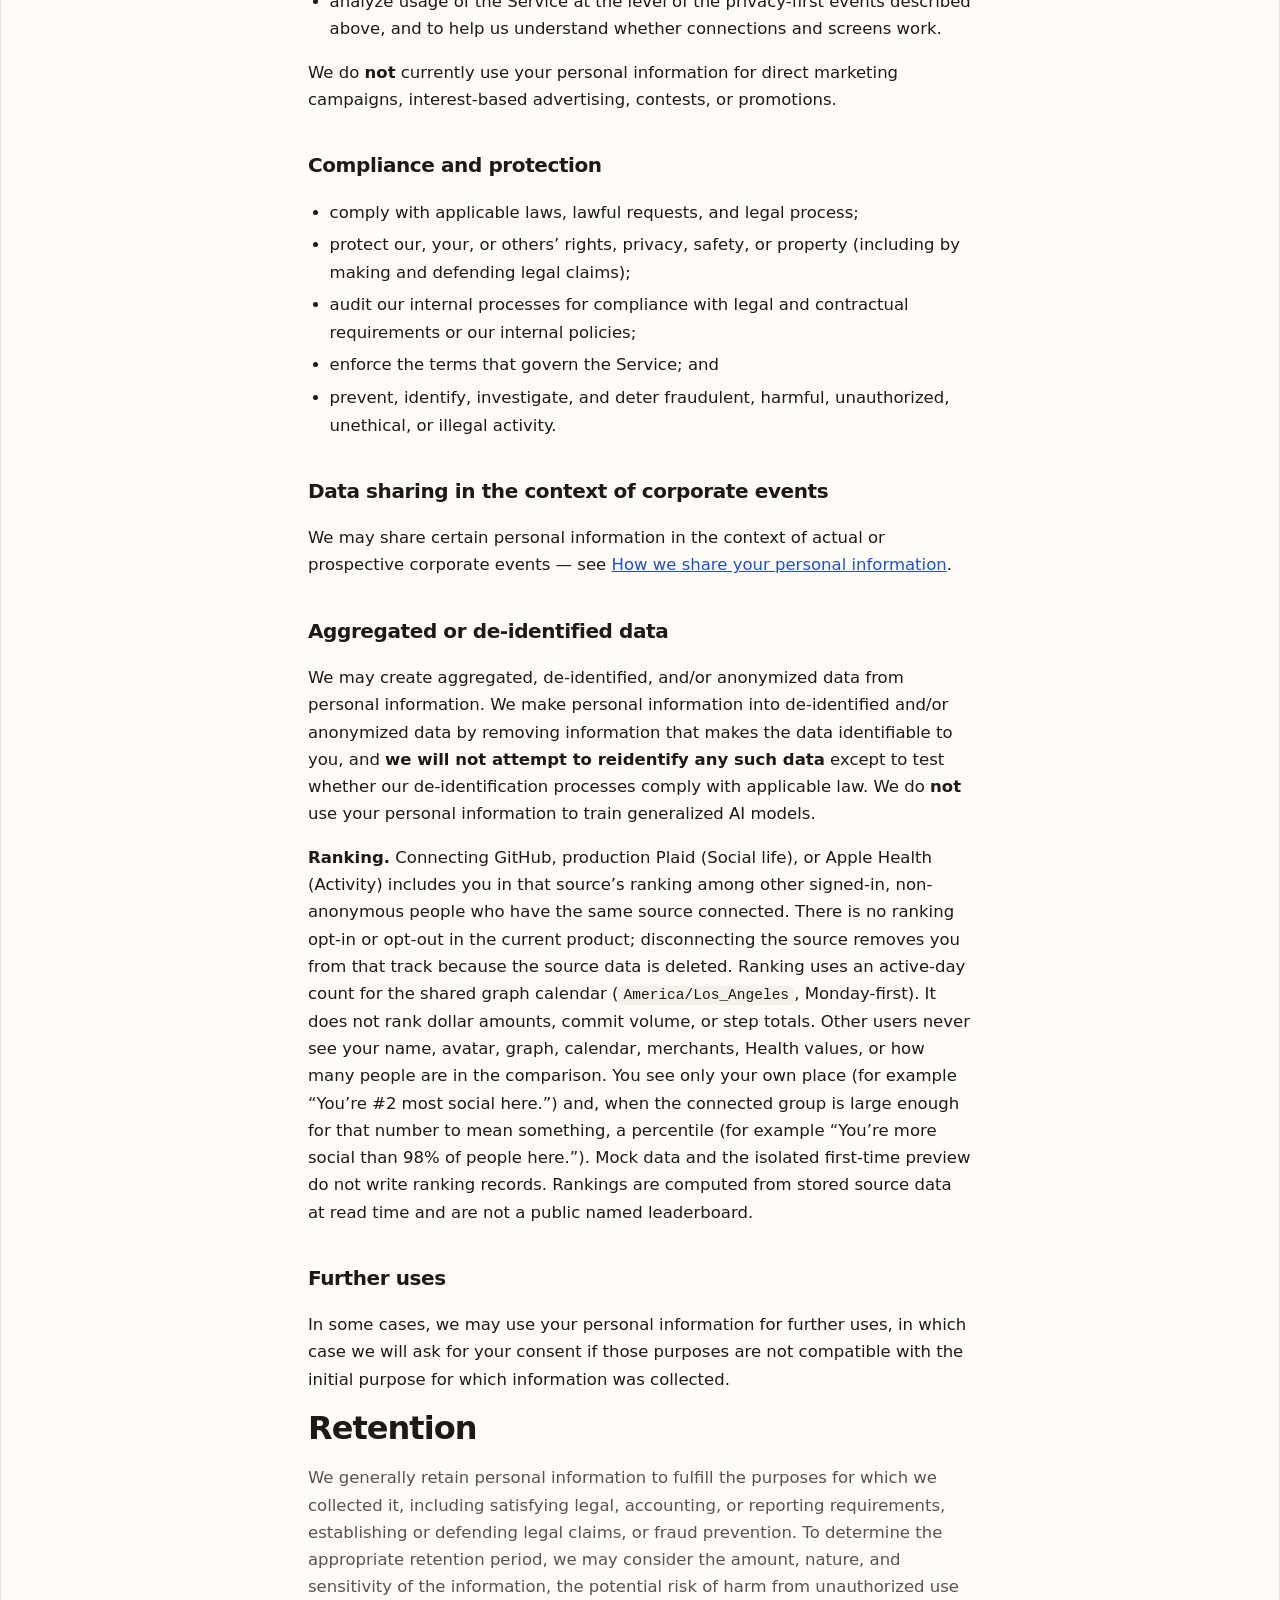
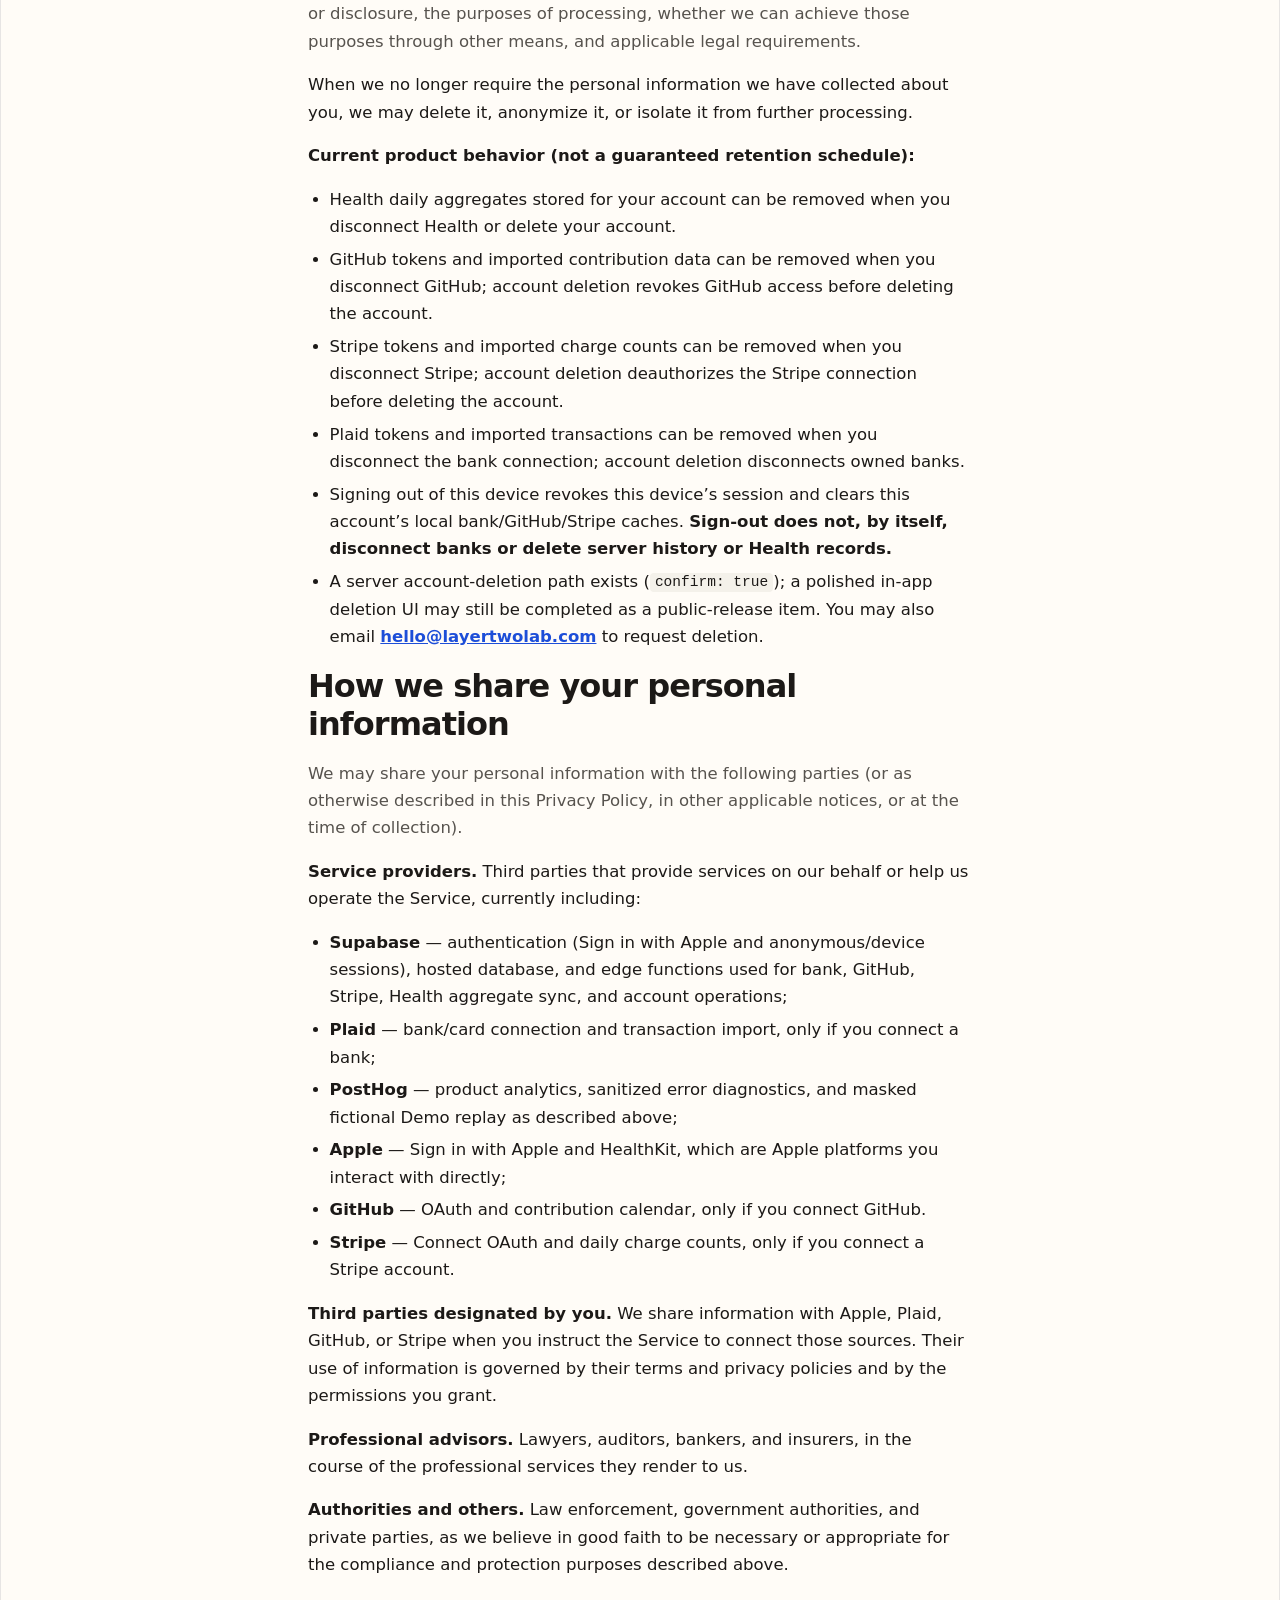
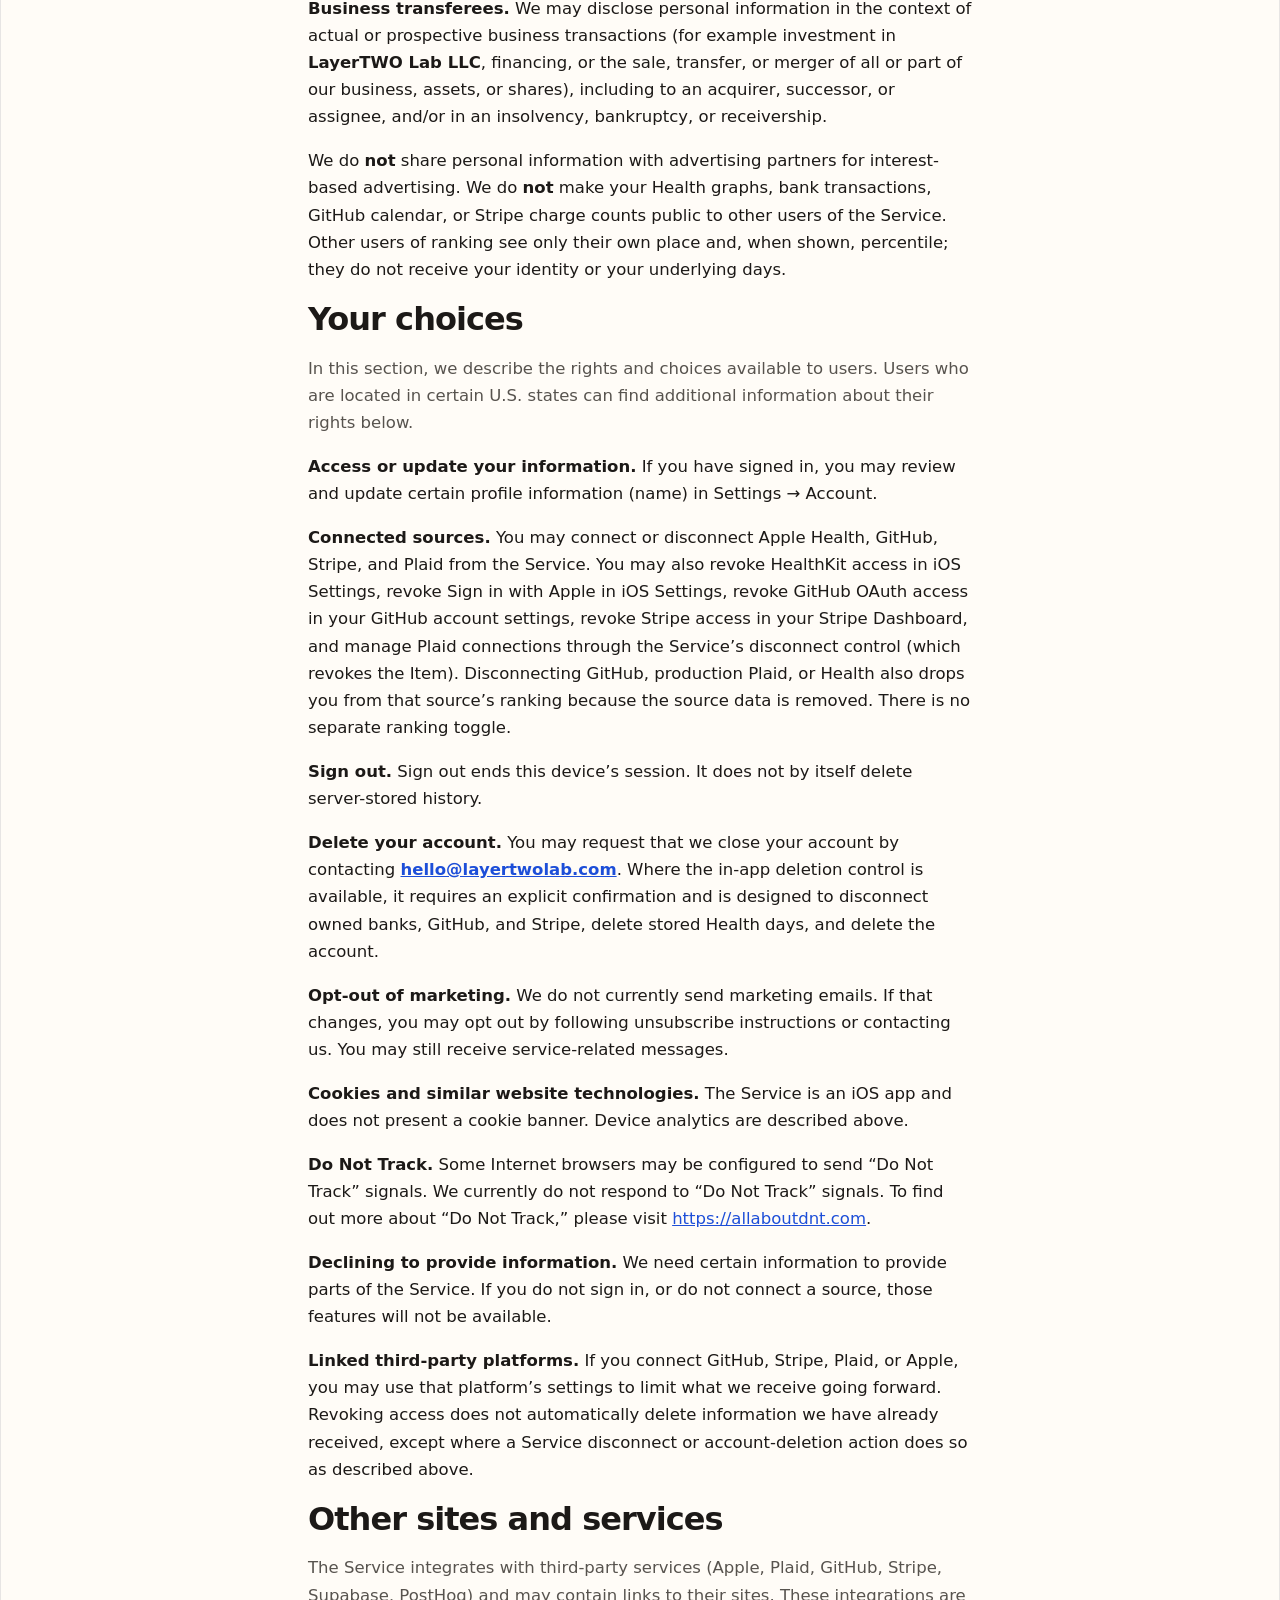
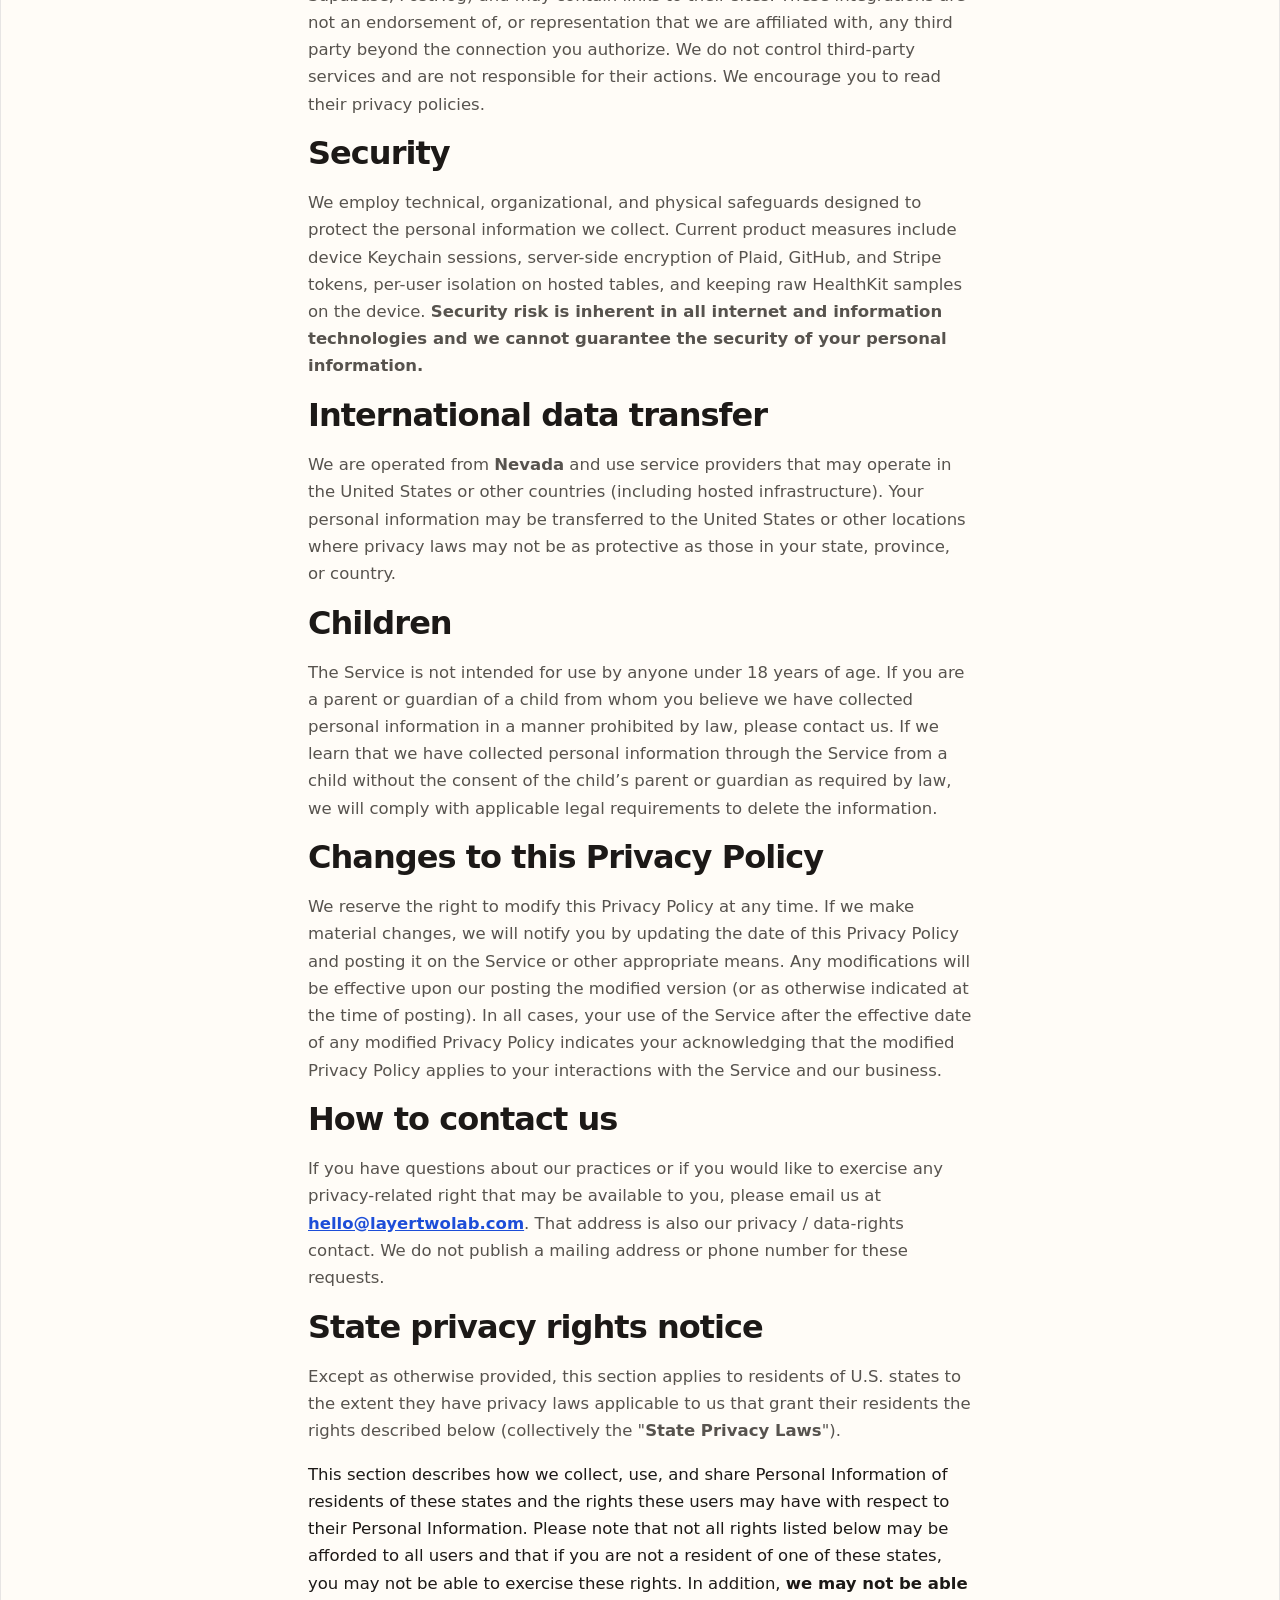
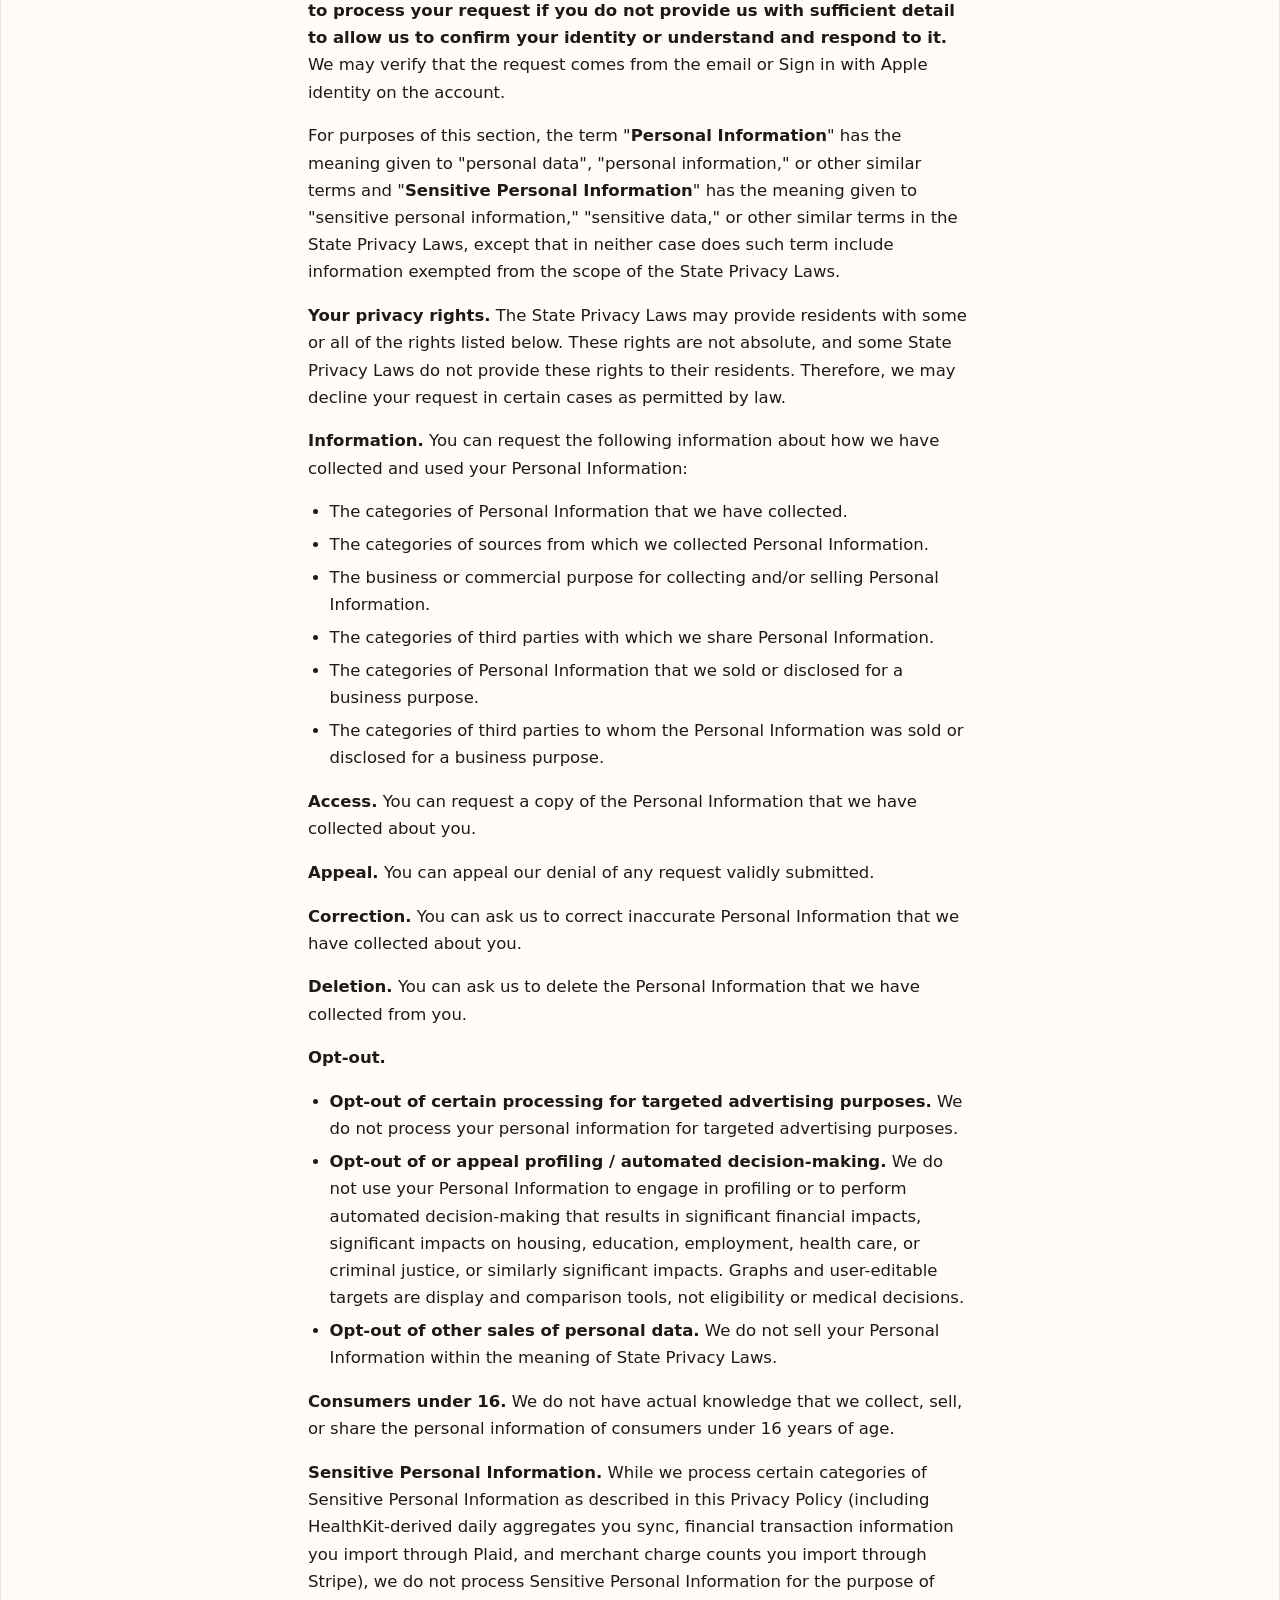
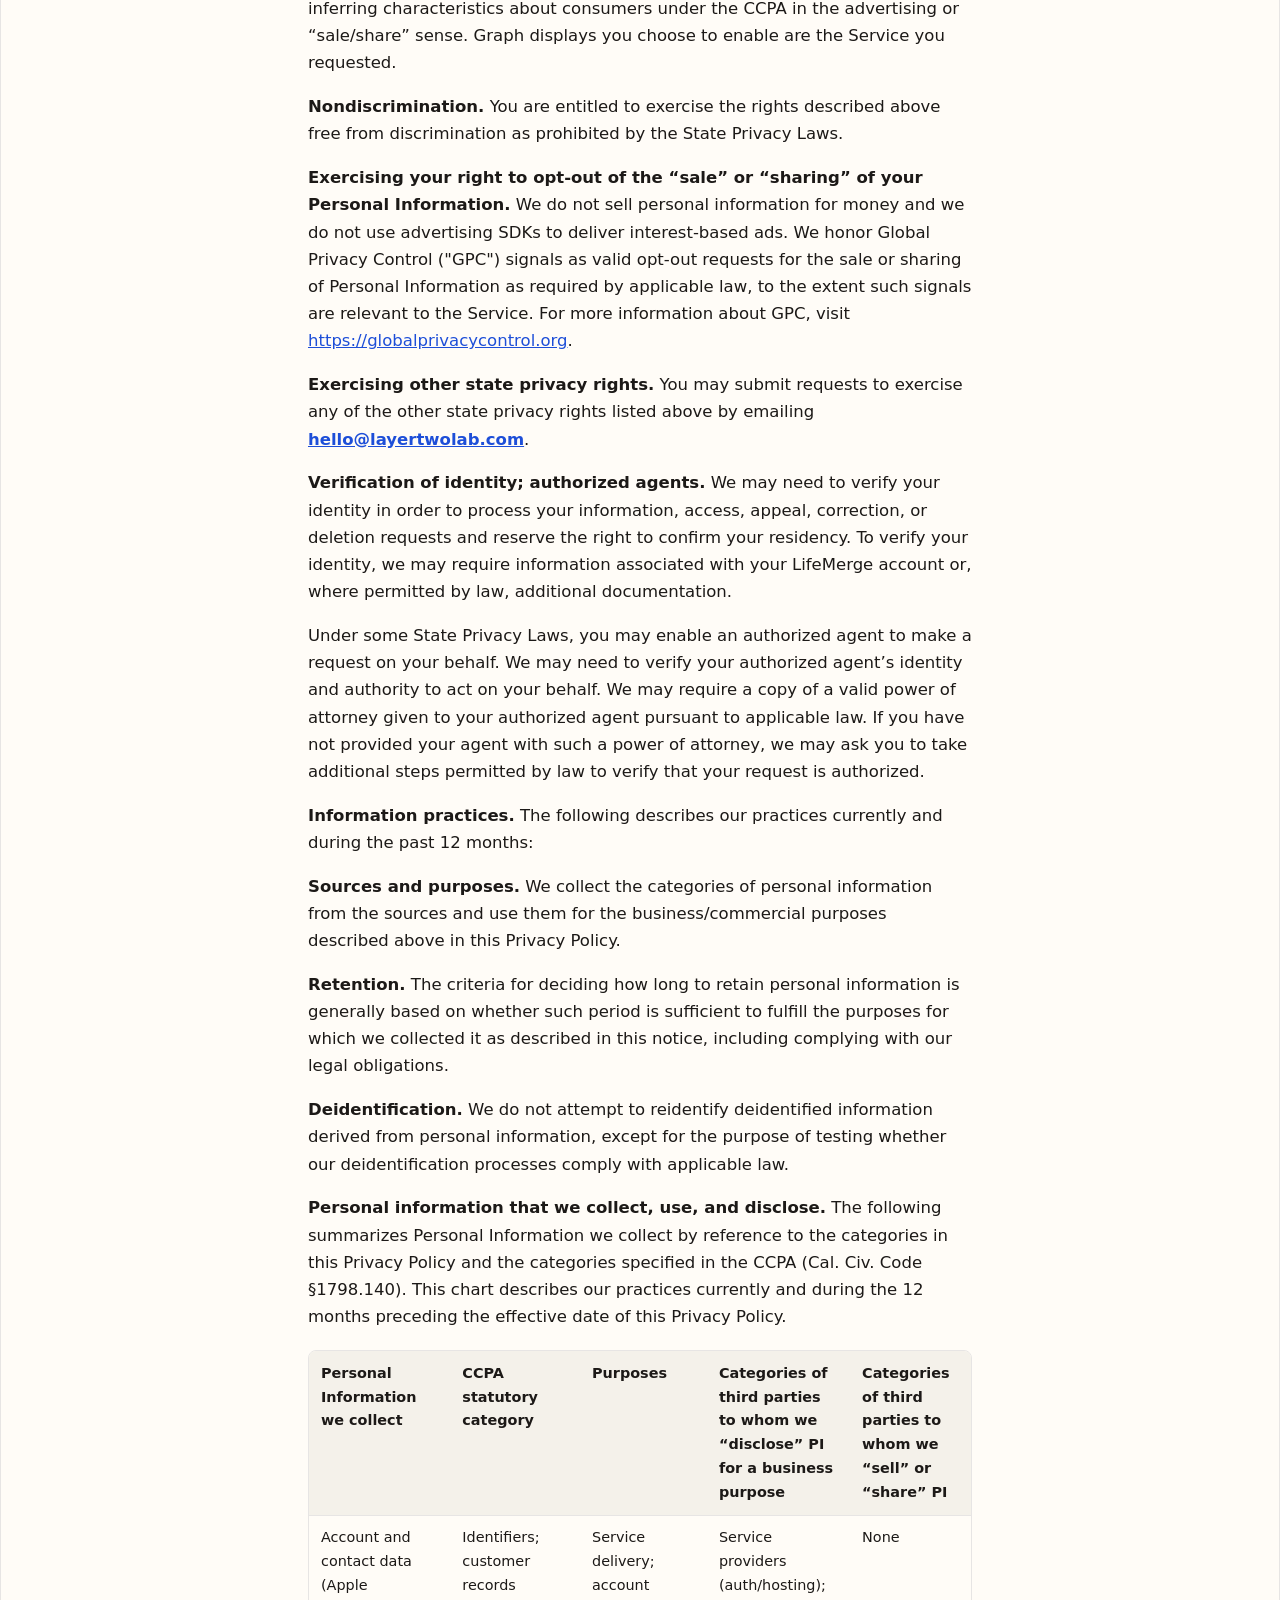
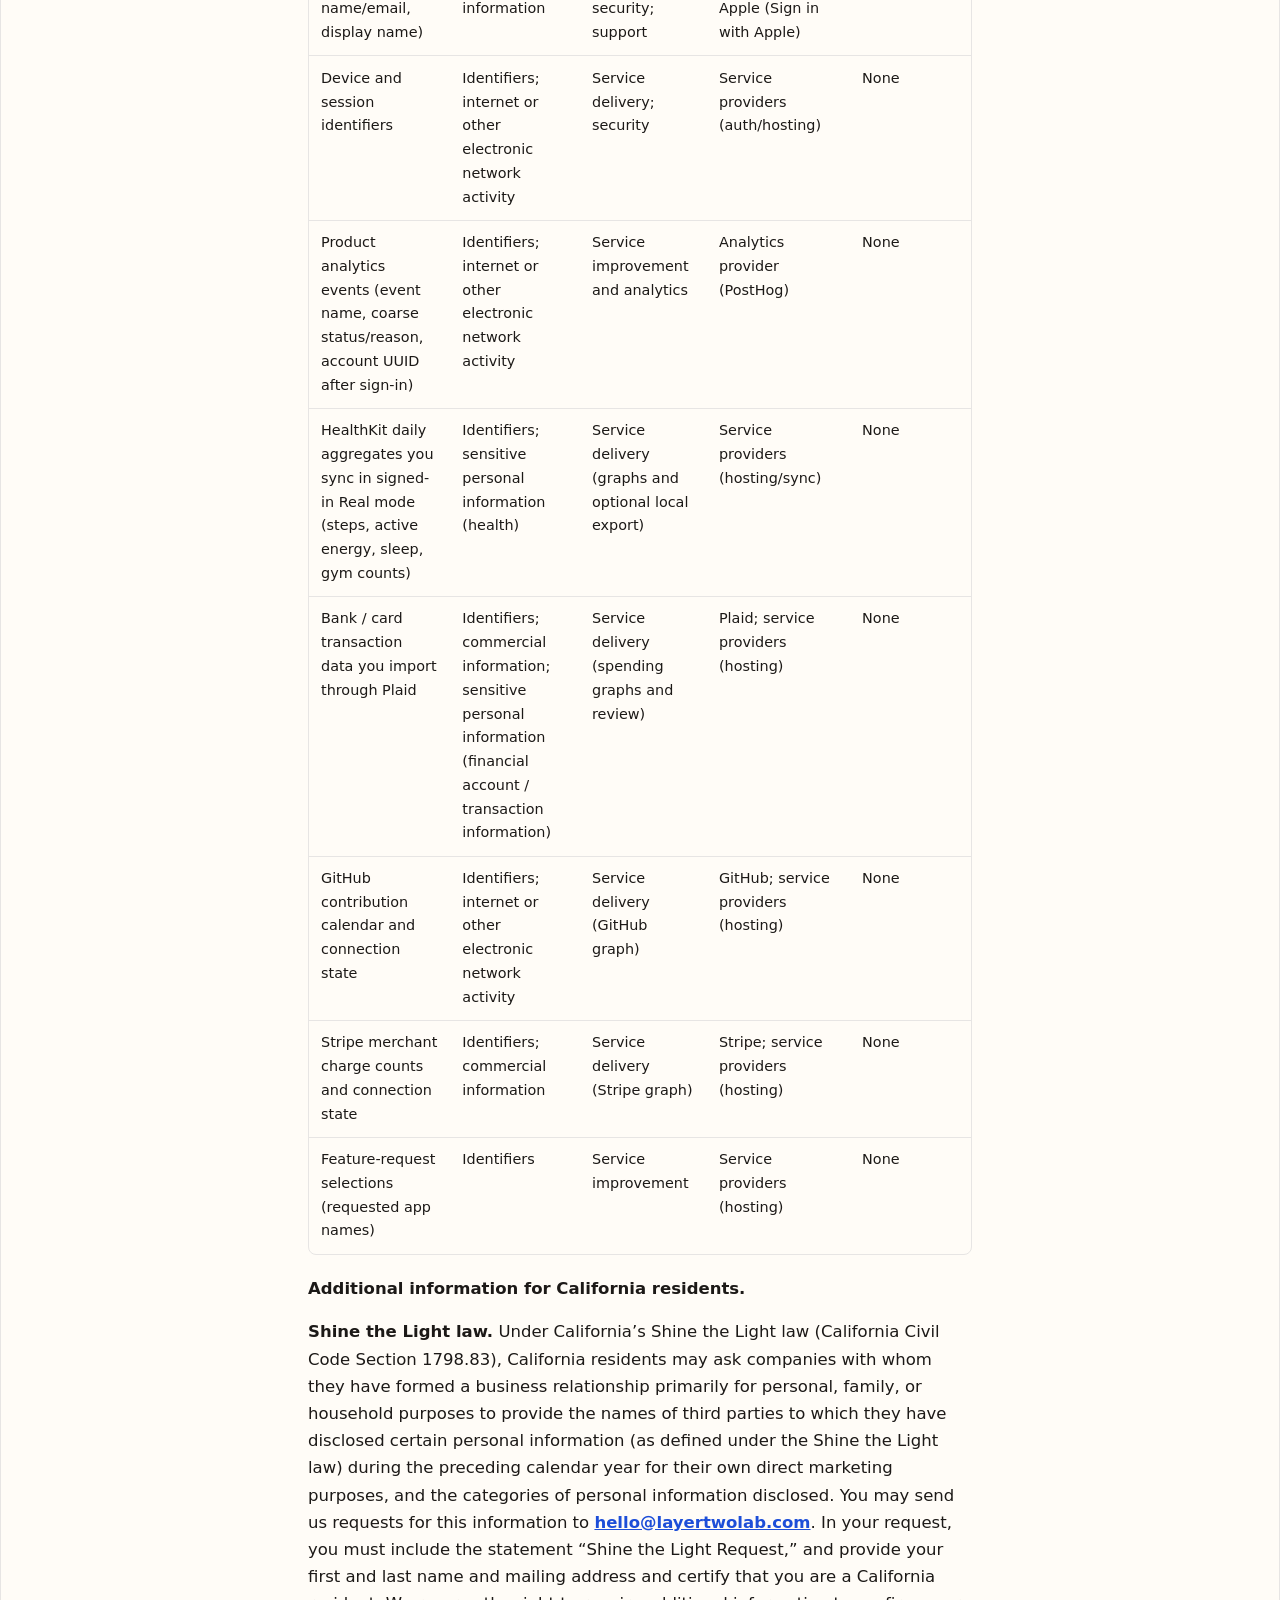
<file: lifemerge/privacy/index.html>
<!DOCTYPE html>
<html lang="en">
<head>
<meta charset="utf-8">
<meta name="viewport" content="width=device-width, initial-scale=1">
<meta name="robots" content="noindex, nofollow, noarchive">
<title>Privacy Policy · LifeMerge</title>
<style>
:root {
  --bg: #f7f6f2;
  --paper: #fffcf7;
  --text: #1c1917;
  --muted: #57534e;
  --line: #e7e5e4;
  --link: #1d4ed8;
}
* { box-sizing: border-box; }
html { color-scheme: light; }
body {
  margin: 0;
  background: var(--bg);
  color: var(--text);
  font-family: ui-sans-serif, system-ui, -apple-system, "Segoe UI", sans-serif;
  font-size: 16.5px;
  line-height: 1.65;
}
.wrap {
  max-width: 44rem;
  margin: 0 auto;
  padding: 0 1.25rem;
}
header {
  border-bottom: 1px solid var(--line);
  background: var(--paper);
}
header .wrap {
  display: flex;
  justify-content: space-between;
  align-items: baseline;
  gap: 1rem;
  padding-top: 1rem;
  padding-bottom: 1rem;
}
.brand {
  font-weight: 650;
  letter-spacing: -0.02em;
  color: var(--text);
  text-decoration: none;
}
nav { display: flex; gap: 1rem; font-size: 0.92rem; }
nav a { color: var(--muted); text-decoration: none; }
nav a:hover { color: var(--text); }
nav a[aria-current="page"] {
  color: var(--text);
  font-weight: 600;
}
main {
  background: var(--paper);
  border-inline: 1px solid var(--line);
  min-height: 100vh;
}
main .wrap { padding-top: 2.25rem; padding-bottom: 4.5rem; }
h1 {
  font-size: 2rem;
  line-height: 1.2;
  letter-spacing: -0.03em;
  margin: 0 0 1rem;
}
h1 + p { color: var(--muted); }
h2 { font-size: 1.25rem; margin: 2.25rem 0 0.75rem; letter-spacing: -0.02em; }
h1[id], h2[id] { scroll-margin-top: 1rem; }
p, li { overflow-wrap: break-word; }
a { color: var(--link); }
strong { font-weight: 650; }
code {
  font-family: ui-monospace, SFMono-Regular, Menlo, monospace;
  font-size: 0.88em;
  background: #f4f1ea;
  padding: 0.1em 0.35em;
  border-radius: 4px;
  white-space: nowrap;
}
ul, ol { padding-left: 1.35rem; }
li { margin: 0.35rem 0; }
li > ol, li > ul { margin-top: 0.35rem; }
.table-wrap {
  overflow-x: auto;
  margin: 1.25rem 0;
  border: 1px solid var(--line);
  border-radius: 8px;
}
table { border-collapse: collapse; width: 100%; font-size: 0.9rem; }
th, td {
  border-bottom: 1px solid var(--line);
  padding: 0.65rem 0.75rem;
  text-align: left;
  vertical-align: top;
}
th { background: #f4f1ea; font-weight: 650; }
tr:last-child td { border-bottom: 0; }
hr {
  border: 0;
  border-top: 1px solid var(--line);
  margin: 2.5rem 0 1.25rem;
}
p.note {
  color: var(--muted);
  font-size: 0.85rem;
}
@media (max-width: 640px) {
  body { font-size: 16px; }
  h1 { font-size: 1.65rem; }
}
@media print {
  header, nav { display: none; }
  main { border: 0; }
  a { color: inherit; text-decoration: none; }
}
</style>
</head>
<body>
<header>
  <div class="wrap">
    <span class="brand">LifeMerge</span>
    <nav aria-label="Legal">
      <a href="/lifemerge/privacy" aria-current="page">Privacy</a>
      <a href="/lifemerge/terms">Terms</a>
    </nav>
  </div>
</header>
<main>
  <div class="wrap">
    <h1 id="privacy-policy">Privacy Policy</h1>
    <p><strong>Effective as of September 15, 2026.</strong></p>
    <p><strong>California Notice at Collection / State Privacy Rights Notice.</strong> See the <a href="#state-privacy-rights-notice">State privacy rights notice</a> section below for important information about your rights under applicable state privacy laws.</p>
    <p><strong>LayerTWO Lab LLC</strong> ("<strong>LifeMerge</strong>," "<strong>Company</strong>," "<strong>we</strong>," "<strong>us</strong>," or "<strong>our</strong>") provides the LifeMerge iOS application (also referred to historically or internally as GitLife), including related hosted account, sync, and connection features (collectively, the "<strong>Service</strong>"). The Service lets you view personal activity as contribution-style graphs, including Apple Health daily totals, GitHub contribution counts, Stripe merchant charge counts, and categorized bank spending, after you choose to connect those sources. After you connect GitHub, production Plaid, or Apple Health, the Service also shows an anonymous ranking of how many active days you have in the same reporting window as the graphs, compared with other signed-in people who have that source connected.</p>
    <p>This Privacy Policy describes how we process personal information that we collect through the Service. It is adapted from General Legal’s U.S. Privacy Policy template. It does not cover third-party products that you connect (Apple, Plaid, GitHub, Stripe, and their policies apply to those services).</p>
    <p><strong>Operator:</strong> The Service is operated by <strong>LayerTWO Lab LLC</strong>. Apple developer team branding may still show LAYERTWO / related bundle IDs (<code>com.getlife.prototype</code>, <code>com.gitlife.prototype</code>) in App Store Connect and builds.</p>
    <h1 id="personal-information-we-collect">Personal information we collect</h1>
    <h2 id="information-you-provide-to-us">Information you provide to us</h2>
    <p>Personal information you may provide to us through the Service or otherwise includes:</p>
    <ol>
    <li><strong>Account and contact data</strong>, such as the name and email address Apple returns when you use Sign in with Apple (Apple may supply a private-relay email), and a display name you later edit in Settings.</li>
    <li><strong>Profile data</strong>, such as the display name stored on your LifeMerge account.</li>
    <li><strong>Communications data</strong> based on our exchanges with you if you contact us about the Service.</li>
    <li><strong>User corrections and requests</strong>, such as a manual category or note you attach to an imported purchase, and optional “add an aspect of life” requests (for example Garmin Connect, WHOOP, Fitbit, Oura, or a custom app name). Those requests do not include Health values or bank amounts.</li>
    <li><strong>Other data</strong> not specifically listed here, which we will use as described in this Privacy Policy or as otherwise disclosed at the time of collection.</li>
    </ol>
    <p>We do <strong>not</strong> ask you to provide government-issued identification numbers, payment-card numbers to buy the app (the public launch is intended to be free, with no in-app purchase in the current product), billing addresses, photographs, public social-network profiles, or contest/sweepstakes entries.</p>
    <h2 id="information-from-connected-services-only-if-you-connect-them">Information from connected services (only if you connect them)</h2>
    <p>We may combine personal information we receive from you with personal information that we obtain when you authorize a connection:</p>
    <ul>
    <li><strong>Apple (Sign in with Apple).</strong> Identity token, Apple user identifier, and, when Apple provides them, your name and email. We use native ID-token authentication through our auth provider; we do not operate a separate Apple web OAuth login.</li>
    <li><strong>Apple (HealthKit).</strong> On your device, the Service may read HealthKit data you allow, currently used for daily <strong>steps</strong>, <strong>active energy</strong>, <strong>sleep</strong> (hours and episode timestamps used for the Deprivation graph), and <strong>gym / strength-session counts</strong>. Raw HealthKit samples remain on the device. If you are signed in with Apple and use <strong>Real</strong> data mode, the Service may upload <strong>daily aggregates only</strong> (not raw samples) to your account so they can appear in the Service. <strong>Mock data, the isolated first-time preview, anonymous/device sessions, and Recovery / readiness values are not uploaded.</strong> Recovery has no real provider in the current product.</li>
    <li><strong>Plaid (bank or card).</strong> After you complete Plaid Hosted Link in the in-app browser, our servers receive connection credentials and transaction history needed to draw spending graphs (for example merchant description, amount, dates, and Plaid categories). LifeMerge does <strong>not</strong> collect your bank password, PIN, or card number. Access tokens are stored <strong>on the server, encrypted</strong>. You may disconnect, which revokes the Plaid Item and deletes imported bank records for that connection.</li>
    <li><strong>GitHub.</strong> After you authorize GitHub in the system web-authentication session, our servers receive an OAuth token (encrypted at rest) and your <strong>contribution calendar</strong> (daily counts, and on selected days a breakdown of commits, pull requests opened, reviews, issues opened, and restricted/private contribution counts). The current requested scope is <code>read:user</code> only. We do <strong>not</strong> request <code>repo</code> or <code>user:email</code> access and do <strong>not</strong> download repository names, source code, issue titles, or pull-request titles.</li>
    <li><strong>Stripe (merchant account).</strong> After you authorize Connect with Stripe (<code>read_only</code>) in the system web-authentication session, our servers receive an OAuth token (encrypted at rest) and daily <strong>successful charge counts</strong> from that Stripe account. This is seller/payment activity used to draw the Stripe graph. It is <strong>not</strong> personal card spending (that stays with Plaid). We do <strong>not</strong> create charges, process payments, or request <code>read_write</code> access.</li>
    </ul>
    <h2 id="anonymous-and-device-sessions">Anonymous and device sessions</h2>
    <p>The Service can create an <strong>anonymous / device session</strong> through our auth provider so the app can run before Sign in with Apple. Anonymous sessions are not treated as a full customer account for production bank linking or Health cloud sync. When you sign in with Apple, a device session that already has stored data may be linked in place so that data stays with the same account; an empty device session may sign in to a new or existing Apple account. We do not silently merge two populated accounts.</p>
    <h2 id="automatic-data-collection">Automatic data collection</h2>
    <p>We, and our service providers, may automatically log information about your device and your use of the Service, such as:</p>
    <ol>
    <li><strong>Device and session data</strong>, such as operating system type, app version, and identifiers needed to maintain your auth session on the device (sessions are stored in the device Keychain).</li>
    <li><strong>Product analytics events</strong> via PostHog, by design limited to event names and coarse status or reason codes (for example that Sign in with Apple started or was canceled; that HealthKit, GitHub, Stripe, or bank connect succeeded or failed; that a graph was interacted with). Identify, when used, is the internal account UUID after Apple sign-in. Reset runs on sign-out.</li>
    <li><strong>Online activity data</strong> in that limited analytics sense (screens or event names we choose to record). We collect sanitized diagnostic errors and native crash reports, including app/device versions and stack addresses, to troubleshoot failures. Error messages, credentials, request payloads, and console output are excluded. Masked session replay is limited to the public Demo containing fictional data; real account dashboards and authorization screens are not recorded. Automatic screen and application-lifecycle events, surveys, and element interaction capture remain disabled.</li>
    </ol>
    <p>We do <strong>not</strong> collect precise GPS / device-location data. Graphs use a fixed reporting calendar (currently Gregorian, Monday-first, <code>America/Los_Angeles</code>) as a display and aggregation convention, not as a location trace.</p>
    <p><strong>Analytics exclusions (by current product design).</strong> PostHog events are not intended to include HealthKit values, bank amounts, merchant names, transaction IDs, Apple name or email, access tokens, contribution-calendar counts, or recordings of real account data. A particular build may have analytics disabled if the configuration file is absent.</p>
    <h1 id="tracking-and-other-technologies">Tracking and other technologies</h1>
    <p>The Service is an iOS application. It does not use a website cookie banner. Limited product analytics are described above. We do not use the Service for interest-based advertising, do not operate an in-app AI chatbot, and do not use your personal information to train generalized AI models.</p>
    <p>For information about HealthKit, Sign in with Apple, Plaid, GitHub, or Stripe permissions, use the system and in-app connect/disconnect controls described in <a href="#your-choices">Your choices</a>.</p>
    <h1 id="how-we-use-your-personal-information">How we use your personal information</h1>
    <p>We may use your personal information for the following purposes or as otherwise described at the time of collection:</p>
    <h2 id="service-delivery-and-operations">Service delivery and operations</h2>
    <ul>
    <li>provide the Service, including contribution-style graphs, selected-day details, and anonymous place and percentile rankings for connected sources;</li>
    <li>establish and maintain your account and device session;</li>
    <li>enable security features of the Service (for example session validation and per-user isolation);</li>
    <li>connect and refresh sources you authorize (HealthKit, Plaid, GitHub, Stripe);</li>
    <li>communicate with you about the Service, including support and administrative messages if you contact us; and</li>
    <li>provide support for the Service and respond to your requests, questions, and feedback.</li>
    </ul>
    <h2 id="service-personalization">Service personalization</h2>
    <ul>
    <li>remember your graph order, visibility, Mock/Real mode, and editable comparison targets (steps, active energy, sleep hours). Those targets are comparison settings, not clinical recommendations.</li>
    </ul>
    <h2 id="service-improvement-and-analytics">Service improvement and analytics</h2>
    <ul>
    <li>analyze usage of the Service at the level of the privacy-first events described above, and to help us understand whether connections and screens work.</li>
    </ul>
    <p>We do <strong>not</strong> currently use your personal information for direct marketing campaigns, interest-based advertising, contests, or promotions.</p>
    <h2 id="compliance-and-protection">Compliance and protection</h2>
    <ul>
    <li>comply with applicable laws, lawful requests, and legal process;</li>
    <li>protect our, your, or others’ rights, privacy, safety, or property (including by making and defending legal claims);</li>
    <li>audit our internal processes for compliance with legal and contractual requirements or our internal policies;</li>
    <li>enforce the terms that govern the Service; and</li>
    <li>prevent, identify, investigate, and deter fraudulent, harmful, unauthorized, unethical, or illegal activity.</li>
    </ul>
    <h2 id="data-sharing-in-the-context-of-corporate-events">Data sharing in the context of corporate events</h2>
    <p>We may share certain personal information in the context of actual or prospective corporate events — see <a href="#how-we-share-your-personal-information">How we share your personal information</a>.</p>
    <h2 id="aggregated-or-de-identified-data">Aggregated or de-identified data</h2>
    <p>We may create aggregated, de-identified, and/or anonymized data from personal information. We make personal information into de-identified and/or anonymized data by removing information that makes the data identifiable to you, and <strong>we will not attempt to reidentify any such data</strong> except to test whether our de-identification processes comply with applicable law. We do <strong>not</strong> use your personal information to train generalized AI models.</p>
    <p><strong>Ranking.</strong> Connecting GitHub, production Plaid (Social life), or Apple Health (Activity) includes you in that source’s ranking among other signed-in, non-anonymous people who have the same source connected. There is no ranking opt-in or opt-out in the current product; disconnecting the source removes you from that track because the source data is deleted. Ranking uses an active-day count for the shared graph calendar (<code>America/Los_Angeles</code>, Monday-first). It does not rank dollar amounts, commit volume, or step totals. Other users never see your name, avatar, graph, calendar, merchants, Health values, or how many people are in the comparison. You see only your own place (for example “You’re #2 most social here.”) and, when the connected group is large enough for that number to mean something, a percentile (for example “You’re more social than 98% of people here.”). Mock data and the isolated first-time preview do not write ranking records. Rankings are computed from stored source data at read time and are not a public named leaderboard.</p>
    <h2 id="further-uses">Further uses</h2>
    <p>In some cases, we may use your personal information for further uses, in which case we will ask for your consent if those purposes are not compatible with the initial purpose for which information was collected.</p>
    <h1 id="retention">Retention</h1>
    <p>We generally retain personal information to fulfill the purposes for which we collected it, including satisfying legal, accounting, or reporting requirements, establishing or defending legal claims, or fraud prevention. To determine the appropriate retention period, we may consider the amount, nature, and sensitivity of the information, the potential risk of harm from unauthorized use or disclosure, the purposes of processing, whether we can achieve those purposes through other means, and applicable legal requirements.</p>
    <p>When we no longer require the personal information we have collected about you, we may delete it, anonymize it, or isolate it from further processing.</p>
    <p><strong>Current product behavior (not a guaranteed retention schedule):</strong></p>
    <ul>
    <li>Health daily aggregates stored for your account can be removed when you disconnect Health or delete your account.</li>
    <li>GitHub tokens and imported contribution data can be removed when you disconnect GitHub; account deletion revokes GitHub access before deleting the account.</li>
    <li>Stripe tokens and imported charge counts can be removed when you disconnect Stripe; account deletion deauthorizes the Stripe connection before deleting the account.</li>
    <li>Plaid tokens and imported transactions can be removed when you disconnect the bank connection; account deletion disconnects owned banks.</li>
    <li>Signing out of this device revokes this device’s session and clears this account’s local bank/GitHub/Stripe caches. <strong>Sign-out does not, by itself, disconnect banks or delete server history or Health records.</strong></li>
    <li>A server account-deletion path exists (<code>confirm: true</code>); a polished in-app deletion UI may still be completed as a public-release item. You may also email <strong><a href="mailto:hello@layertwolab.com">hello@layertwolab.com</a></strong> to request deletion.</li>
    </ul>
    <h1 id="how-we-share-your-personal-information">How we share your personal information</h1>
    <p>We may share your personal information with the following parties (or as otherwise described in this Privacy Policy, in other applicable notices, or at the time of collection).</p>
    <p><strong>Service providers.</strong> Third parties that provide services on our behalf or help us operate the Service, currently including:</p>
    <ul>
    <li><strong>Supabase</strong> — authentication (Sign in with Apple and anonymous/device sessions), hosted database, and edge functions used for bank, GitHub, Stripe, Health aggregate sync, and account operations;</li>
    <li><strong>Plaid</strong> — bank/card connection and transaction import, only if you connect a bank;</li>
    <li><strong>PostHog</strong> — product analytics, sanitized error diagnostics, and masked fictional Demo replay as described above;</li>
    <li><strong>Apple</strong> — Sign in with Apple and HealthKit, which are Apple platforms you interact with directly;</li>
    <li><strong>GitHub</strong> — OAuth and contribution calendar, only if you connect GitHub.</li>
    <li><strong>Stripe</strong> — Connect OAuth and daily charge counts, only if you connect a Stripe account.</li>
    </ul>
    <p><strong>Third parties designated by you.</strong> We share information with Apple, Plaid, GitHub, or Stripe when you instruct the Service to connect those sources. Their use of information is governed by their terms and privacy policies and by the permissions you grant.</p>
    <p><strong>Professional advisors.</strong> Lawyers, auditors, bankers, and insurers, in the course of the professional services they render to us.</p>
    <p><strong>Authorities and others.</strong> Law enforcement, government authorities, and private parties, as we believe in good faith to be necessary or appropriate for the compliance and protection purposes described above.</p>
    <p><strong>Business transferees.</strong> We may disclose personal information in the context of actual or prospective business transactions (for example investment in <strong>LayerTWO Lab LLC</strong>, financing, or the sale, transfer, or merger of all or part of our business, assets, or shares), including to an acquirer, successor, or assignee, and/or in an insolvency, bankruptcy, or receivership.</p>
    <p>We do <strong>not</strong> share personal information with advertising partners for interest-based advertising. We do <strong>not</strong> make your Health graphs, bank transactions, GitHub calendar, or Stripe charge counts public to other users of the Service. Other users of ranking see only their own place and, when shown, percentile; they do not receive your identity or your underlying days.</p>
    <h1 id="your-choices">Your choices</h1>
    <p>In this section, we describe the rights and choices available to users. Users who are located in certain U.S. states can find additional information about their rights below.</p>
    <p><strong>Access or update your information.</strong> If you have signed in, you may review and update certain profile information (name) in Settings → Account.</p>
    <p><strong>Connected sources.</strong> You may connect or disconnect Apple Health, GitHub, Stripe, and Plaid from the Service. You may also revoke HealthKit access in iOS Settings, revoke Sign in with Apple in iOS Settings, revoke GitHub OAuth access in your GitHub account settings, revoke Stripe access in your Stripe Dashboard, and manage Plaid connections through the Service’s disconnect control (which revokes the Item). Disconnecting GitHub, production Plaid, or Health also drops you from that source’s ranking because the source data is removed. There is no separate ranking toggle.</p>
    <p><strong>Sign out.</strong> Sign out ends this device’s session. It does not by itself delete server-stored history.</p>
    <p><strong>Delete your account.</strong> You may request that we close your account by contacting <strong><a href="mailto:hello@layertwolab.com">hello@layertwolab.com</a></strong>. Where the in-app deletion control is available, it requires an explicit confirmation and is designed to disconnect owned banks, GitHub, and Stripe, delete stored Health days, and delete the account.</p>
    <p><strong>Opt-out of marketing.</strong> We do not currently send marketing emails. If that changes, you may opt out by following unsubscribe instructions or contacting us. You may still receive service-related messages.</p>
    <p><strong>Cookies and similar website technologies.</strong> The Service is an iOS app and does not present a cookie banner. Device analytics are described above.</p>
    <p><strong>Do Not Track.</strong> Some Internet browsers may be configured to send “Do Not Track” signals. We currently do not respond to “Do Not Track” signals. To find out more about “Do Not Track,” please visit <a href="https://allaboutdnt.com">https://allaboutdnt.com</a>.</p>
    <p><strong>Declining to provide information.</strong> We need certain information to provide parts of the Service. If you do not sign in, or do not connect a source, those features will not be available.</p>
    <p><strong>Linked third-party platforms.</strong> If you connect GitHub, Stripe, Plaid, or Apple, you may use that platform’s settings to limit what we receive going forward. Revoking access does not automatically delete information we have already received, except where a Service disconnect or account-deletion action does so as described above.</p>
    <h1 id="other-sites-and-services">Other sites and services</h1>
    <p>The Service integrates with third-party services (Apple, Plaid, GitHub, Stripe, Supabase, PostHog) and may contain links to their sites. These integrations are not an endorsement of, or representation that we are affiliated with, any third party beyond the connection you authorize. We do not control third-party services and are not responsible for their actions. We encourage you to read their privacy policies.</p>
    <h1 id="security">Security</h1>
    <p>We employ technical, organizational, and physical safeguards designed to protect the personal information we collect. Current product measures include device Keychain sessions, server-side encryption of Plaid, GitHub, and Stripe tokens, per-user isolation on hosted tables, and keeping raw HealthKit samples on the device. <strong>Security risk is inherent in all internet and information technologies and we cannot guarantee the security of your personal information.</strong></p>
    <h1 id="international-data-transfer">International data transfer</h1>
    <p>We are operated from <strong>Nevada</strong> and use service providers that may operate in the United States or other countries (including hosted infrastructure). Your personal information may be transferred to the United States or other locations where privacy laws may not be as protective as those in your state, province, or country.</p>
    <h1 id="children">Children</h1>
    <p>The Service is not intended for use by anyone under 18 years of age. If you are a parent or guardian of a child from whom you believe we have collected personal information in a manner prohibited by law, please contact us. If we learn that we have collected personal information through the Service from a child without the consent of the child’s parent or guardian as required by law, we will comply with applicable legal requirements to delete the information.</p>
    <h1 id="changes-to-this-privacy-policy">Changes to this Privacy Policy</h1>
    <p>We reserve the right to modify this Privacy Policy at any time. If we make material changes, we will notify you by updating the date of this Privacy Policy and posting it on the Service or other appropriate means. Any modifications will be effective upon our posting the modified version (or as otherwise indicated at the time of posting). In all cases, your use of the Service after the effective date of any modified Privacy Policy indicates your acknowledging that the modified Privacy Policy applies to your interactions with the Service and our business.</p>
    <h1 id="how-to-contact-us">How to contact us</h1>
    <p>If you have questions about our practices or if you would like to exercise any privacy-related right that may be available to you, please email us at <strong><a href="mailto:hello@layertwolab.com">hello@layertwolab.com</a></strong>. That address is also our privacy / data-rights contact. We do not publish a mailing address or phone number for these requests.</p>
    <h1 id="state-privacy-rights-notice">State privacy rights notice</h1>
    <p>Except as otherwise provided, this section applies to residents of U.S. states to the extent they have privacy laws applicable to us that grant their residents the rights described below (collectively the "<strong>State Privacy Laws</strong>").</p>
    <p>This section describes how we collect, use, and share Personal Information of residents of these states and the rights these users may have with respect to their Personal Information. Please note that not all rights listed below may be afforded to all users and that if you are not a resident of one of these states, you may not be able to exercise these rights. In addition, <strong>we may not be able to process your request if you do not provide us with sufficient detail to allow us to confirm your identity or understand and respond to it.</strong> We may verify that the request comes from the email or Sign in with Apple identity on the account.</p>
    <p>For purposes of this section, the term "<strong>Personal Information</strong>" has the meaning given to "personal data", "personal information," or other similar terms and "<strong>Sensitive Personal Information</strong>" has the meaning given to "sensitive personal information," "sensitive data," or other similar terms in the State Privacy Laws, except that in neither case does such term include information exempted from the scope of the State Privacy Laws.</p>
    <p><strong>Your privacy rights.</strong> The State Privacy Laws may provide residents with some or all of the rights listed below. These rights are not absolute, and some State Privacy Laws do not provide these rights to their residents. Therefore, we may decline your request in certain cases as permitted by law.</p>
    <p><strong>Information.</strong> You can request the following information about how we have collected and used your Personal Information:</p>
    <ul>
    <li>The categories of Personal Information that we have collected.</li>
    <li>The categories of sources from which we collected Personal Information.</li>
    <li>The business or commercial purpose for collecting and/or selling Personal Information.</li>
    <li>The categories of third parties with which we share Personal Information.</li>
    <li>The categories of Personal Information that we sold or disclosed for a business purpose.</li>
    <li>The categories of third parties to whom the Personal Information was sold or disclosed for a business purpose.</li>
    </ul>
    <p><strong>Access.</strong> You can request a copy of the Personal Information that we have collected about you.</p>
    <p><strong>Appeal.</strong> You can appeal our denial of any request validly submitted.</p>
    <p><strong>Correction.</strong> You can ask us to correct inaccurate Personal Information that we have collected about you.</p>
    <p><strong>Deletion.</strong> You can ask us to delete the Personal Information that we have collected from you.</p>
    <p><strong>Opt-out.</strong></p>
    <ul>
    <li><strong>Opt-out of certain processing for targeted advertising purposes.</strong> We do not process your personal information for targeted advertising purposes.</li>
    <li><strong>Opt-out of or appeal profiling / automated decision-making.</strong> We do not use your Personal Information to engage in profiling or to perform automated decision-making that results in significant financial impacts, significant impacts on housing, education, employment, health care, or criminal justice, or similarly significant impacts. Graphs and user-editable targets are display and comparison tools, not eligibility or medical decisions.</li>
    <li><strong>Opt-out of other sales of personal data.</strong> We do not sell your Personal Information within the meaning of State Privacy Laws.</li>
    </ul>
    <p><strong>Consumers under 16.</strong> We do not have actual knowledge that we collect, sell, or share the personal information of consumers under 16 years of age.</p>
    <p><strong>Sensitive Personal Information.</strong> While we process certain categories of Sensitive Personal Information as described in this Privacy Policy (including HealthKit-derived daily aggregates you sync, financial transaction information you import through Plaid, and merchant charge counts you import through Stripe), we do not process Sensitive Personal Information for the purpose of inferring characteristics about consumers under the CCPA in the advertising or “sale/share” sense. Graph displays you choose to enable are the Service you requested.</p>
    <p><strong>Nondiscrimination.</strong> You are entitled to exercise the rights described above free from discrimination as prohibited by the State Privacy Laws.</p>
    <p><strong>Exercising your right to opt-out of the “sale” or “sharing” of your Personal Information.</strong> We do not sell personal information for money and we do not use advertising SDKs to deliver interest-based ads. We honor Global Privacy Control ("GPC") signals as valid opt-out requests for the sale or sharing of Personal Information as required by applicable law, to the extent such signals are relevant to the Service. For more information about GPC, visit <a href="https://globalprivacycontrol.org">https://globalprivacycontrol.org</a>.</p>
    <p><strong>Exercising other state privacy rights.</strong> You may submit requests to exercise any of the other state privacy rights listed above by emailing <strong><a href="mailto:hello@layertwolab.com">hello@layertwolab.com</a></strong>.</p>
    <p><strong>Verification of identity; authorized agents.</strong> We may need to verify your identity in order to process your information, access, appeal, correction, or deletion requests and reserve the right to confirm your residency. To verify your identity, we may require information associated with your LifeMerge account or, where permitted by law, additional documentation.</p>
    <p>Under some State Privacy Laws, you may enable an authorized agent to make a request on your behalf. We may need to verify your authorized agent’s identity and authority to act on your behalf. We may require a copy of a valid power of attorney given to your authorized agent pursuant to applicable law. If you have not provided your agent with such a power of attorney, we may ask you to take additional steps permitted by law to verify that your request is authorized.</p>
    <p><strong>Information practices.</strong> The following describes our practices currently and during the past 12 months:</p>
    <p><strong>Sources and purposes.</strong> We collect the categories of personal information from the sources and use them for the business/commercial purposes described above in this Privacy Policy.</p>
    <p><strong>Retention.</strong> The criteria for deciding how long to retain personal information is generally based on whether such period is sufficient to fulfill the purposes for which we collected it as described in this notice, including complying with our legal obligations.</p>
    <p><strong>Deidentification.</strong> We do not attempt to reidentify deidentified information derived from personal information, except for the purpose of testing whether our deidentification processes comply with applicable law.</p>
    <p><strong>Personal information that we collect, use, and disclose.</strong> The following summarizes Personal Information we collect by reference to the categories in this Privacy Policy and the categories specified in the CCPA (Cal. Civ. Code §1798.140). This chart describes our practices currently and during the 12 months preceding the effective date of this Privacy Policy.</p>
    <div class="table-wrap"><table>
    <thead>
    <tr>
    <th>Personal Information we collect</th>
    <th>CCPA statutory category</th>
    <th>Purposes</th>
    <th>Categories of third parties to whom we “disclose” PI for a business purpose</th>
    <th>Categories of third parties to whom we “sell” or “share” PI</th>
    </tr>
    </thead>
    <tbody>
    <tr>
    <td>Account and contact data (Apple name/email, display name)</td>
    <td>Identifiers; customer records information</td>
    <td>Service delivery; account security; support</td>
    <td>Service providers (auth/hosting); Apple (Sign in with Apple)</td>
    <td>None</td>
    </tr>
    <tr>
    <td>Device and session identifiers</td>
    <td>Identifiers; internet or other electronic network activity</td>
    <td>Service delivery; security</td>
    <td>Service providers (auth/hosting)</td>
    <td>None</td>
    </tr>
    <tr>
    <td>Product analytics events (event name, coarse status/reason, account UUID after sign-in)</td>
    <td>Identifiers; internet or other electronic network activity</td>
    <td>Service improvement and analytics</td>
    <td>Analytics provider (PostHog)</td>
    <td>None</td>
    </tr>
    <tr>
    <td>HealthKit daily aggregates you sync in signed-in Real mode (steps, active energy, sleep, gym counts)</td>
    <td>Identifiers; sensitive personal information (health)</td>
    <td>Service delivery (graphs and optional local export)</td>
    <td>Service providers (hosting/sync)</td>
    <td>None</td>
    </tr>
    <tr>
    <td>Bank / card transaction data you import through Plaid</td>
    <td>Identifiers; commercial information; sensitive personal information (financial account / transaction information)</td>
    <td>Service delivery (spending graphs and review)</td>
    <td>Plaid; service providers (hosting)</td>
    <td>None</td>
    </tr>
    <tr>
    <td>GitHub contribution calendar and connection state</td>
    <td>Identifiers; internet or other electronic network activity</td>
    <td>Service delivery (GitHub graph)</td>
    <td>GitHub; service providers (hosting)</td>
    <td>None</td>
    </tr>
    <tr>
    <td>Stripe merchant charge counts and connection state</td>
    <td>Identifiers; commercial information</td>
    <td>Service delivery (Stripe graph)</td>
    <td>Stripe; service providers (hosting)</td>
    <td>None</td>
    </tr>
    <tr>
    <td>Feature-request selections (requested app names)</td>
    <td>Identifiers</td>
    <td>Service improvement</td>
    <td>Service providers (hosting)</td>
    <td>None</td>
    </tr>
    </tbody>
    </table></div>
    <p><strong>Additional information for California residents.</strong></p>
    <p><strong>Shine the Light law.</strong> Under California’s Shine the Light law (California Civil Code Section 1798.83), California residents may ask companies with whom they have formed a business relationship primarily for personal, family, or household purposes to provide the names of third parties to which they have disclosed certain personal information (as defined under the Shine the Light law) during the preceding calendar year for their own direct marketing purposes, and the categories of personal information disclosed. You may send us requests for this information to <strong><a href="mailto:hello@layertwolab.com">hello@layertwolab.com</a></strong>. In your request, you must include the statement “Shine the Light Request,” and provide your first and last name and mailing address and certify that you are a California resident. We reserve the right to require additional information to confirm your identity and California residency. Please note that we will not accept requests via telephone, mail, or facsimile, and we are not responsible for notices that are not labeled or sent properly, or that do not have complete information. We do not currently disclose personal information to third parties for their own direct marketing purposes.</p>
    <p><strong>Additional information for Nevada residents.</strong> Nevada residents have the right to opt-out of the sale of certain personal information for monetary consideration. While we do not currently engage in such sales, if you are a Nevada resident and would like to make a request to opt out of any potential future sales, please email <strong><a href="mailto:hello@layertwolab.com">hello@layertwolab.com</a></strong>.</p>
    <p><strong>Contact Us.</strong> If you have questions or concerns about our privacy policies or information practices, please contact us using the contact details set forth in the <a href="#how-to-contact-us">How to contact us</a> section above.</p>
    <hr>
    <p class="note">This template was prepared and made publicly available by General Legal, PC ("General Legal"). It is provided for general reference purposes only and does not constitute, and should not be construed as, legal advice, or an endorsement or review of any particular transaction in which it is used. Use of this template does not create an attorney-client relationship with General Legal. General Legal has not reviewed, and takes no position on, any modifications made to this document or the deal terms it is used to document.</p>
  </div>
</main>
</body>
</html>
</file>
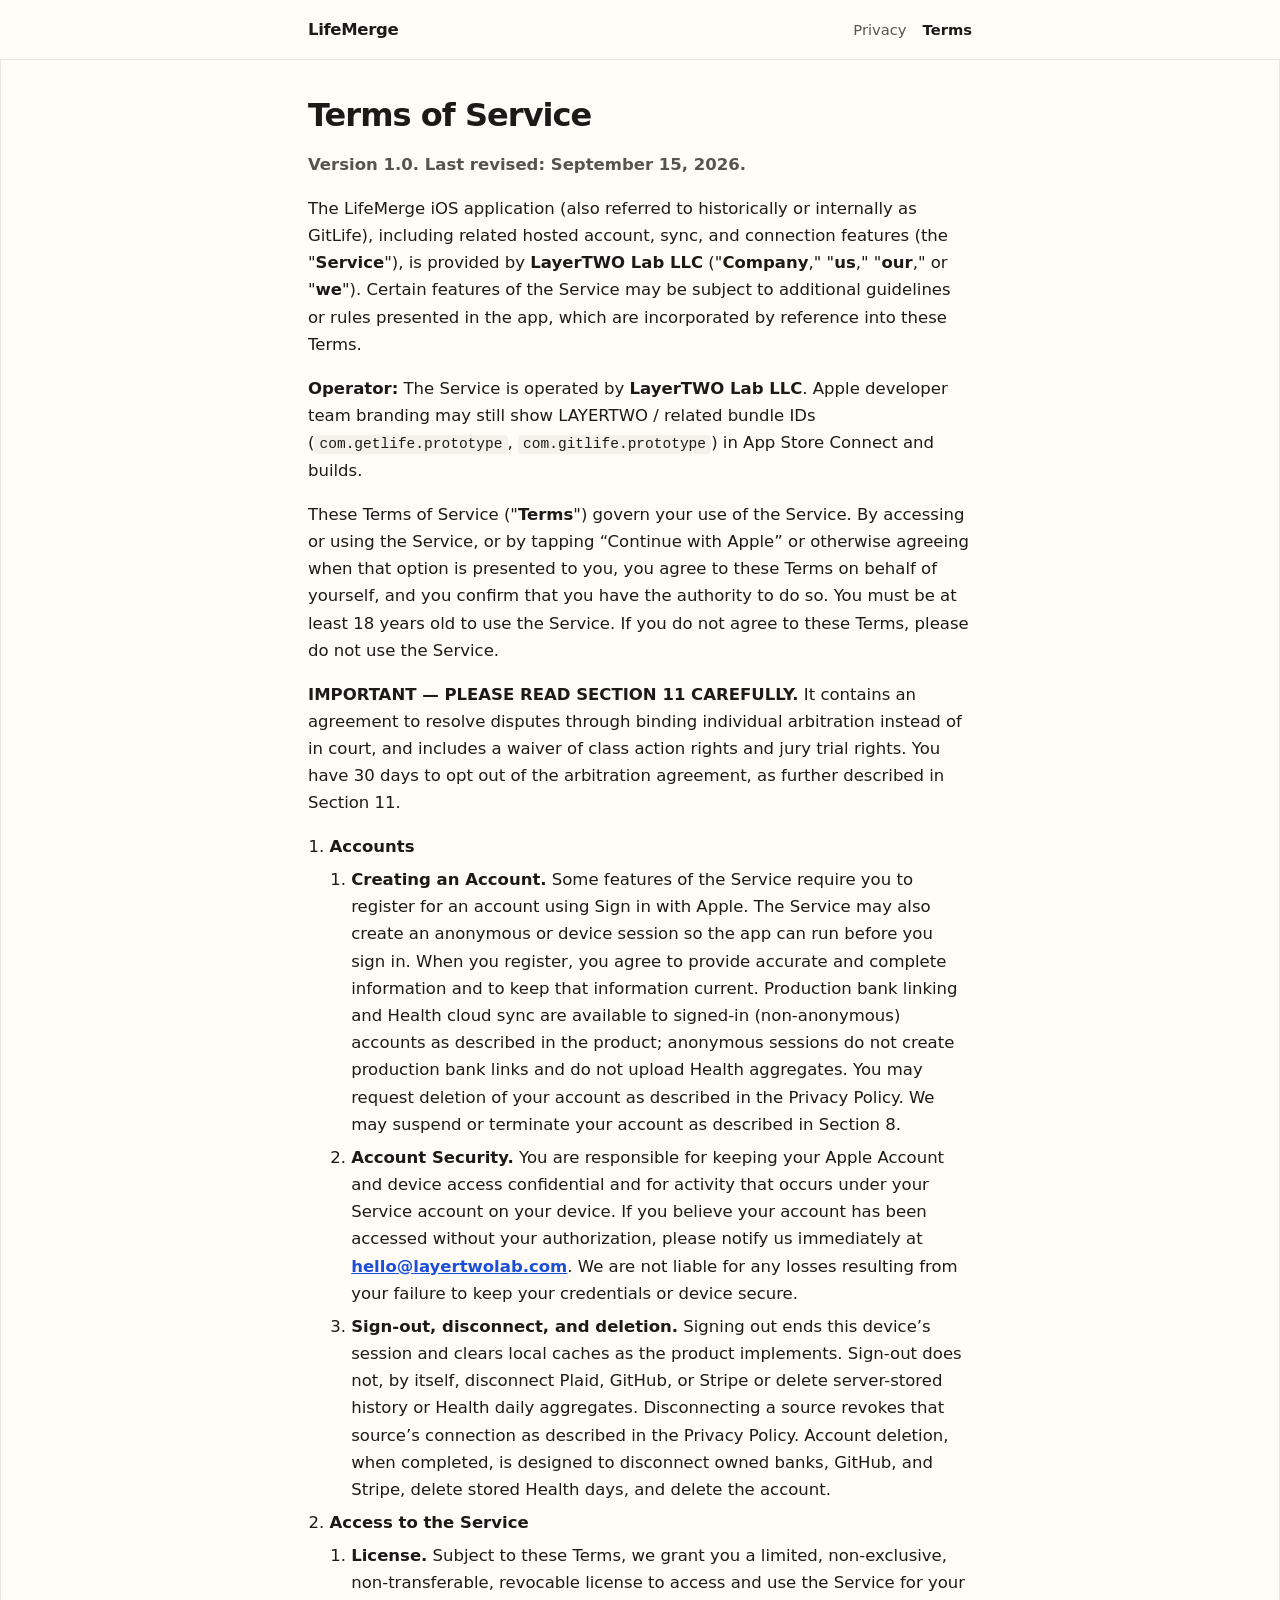
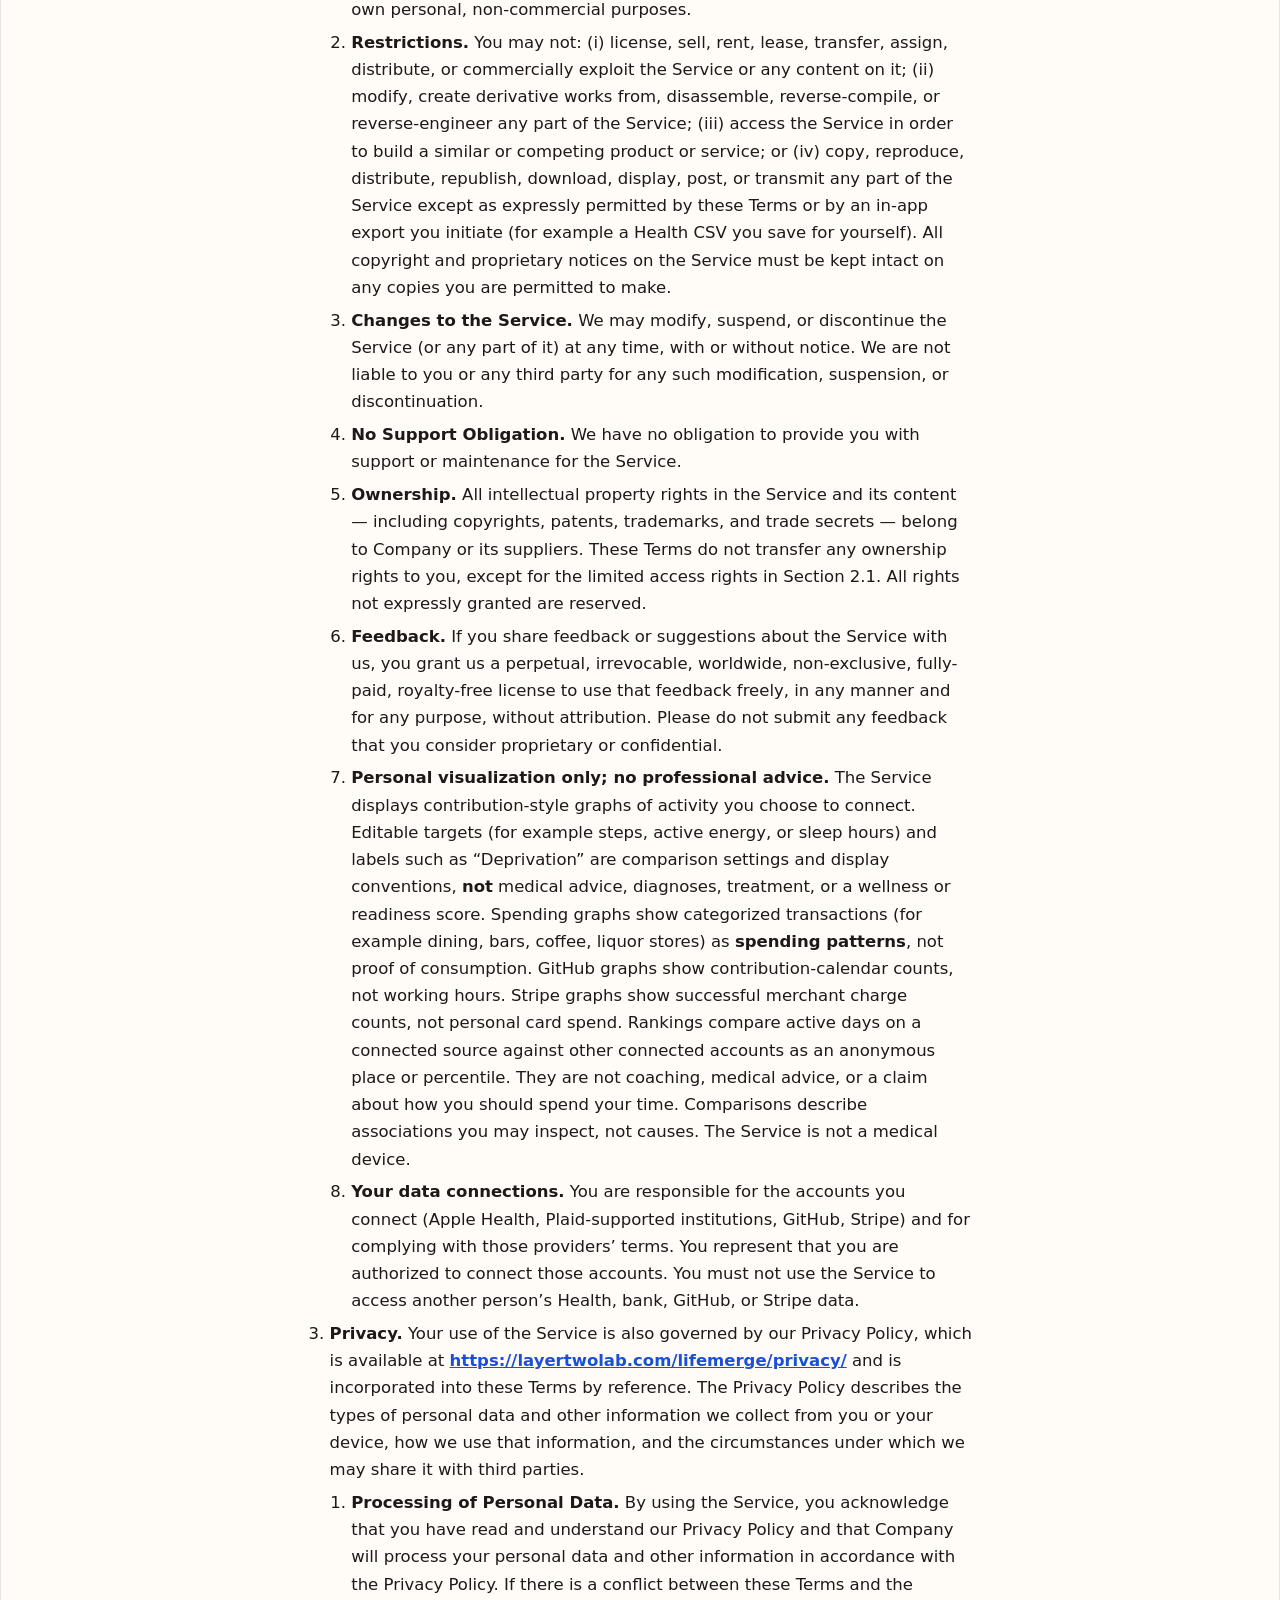
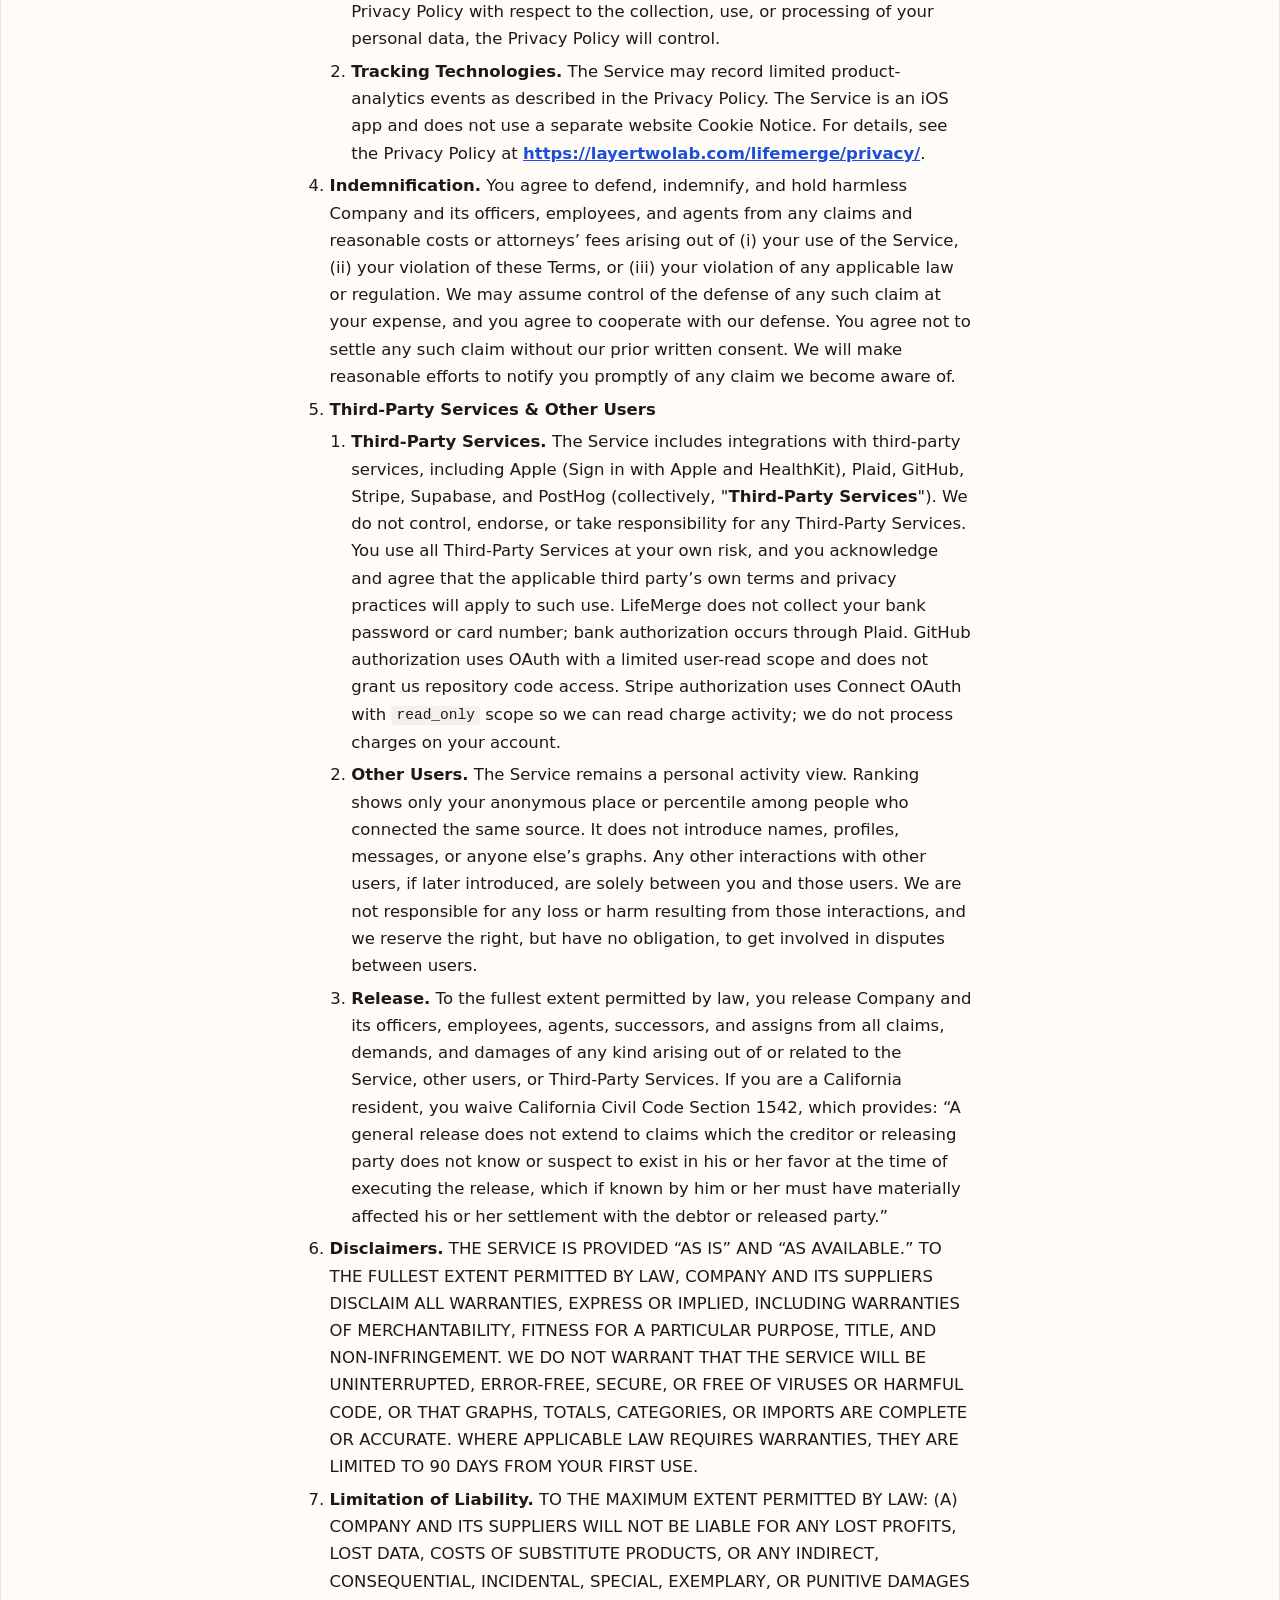
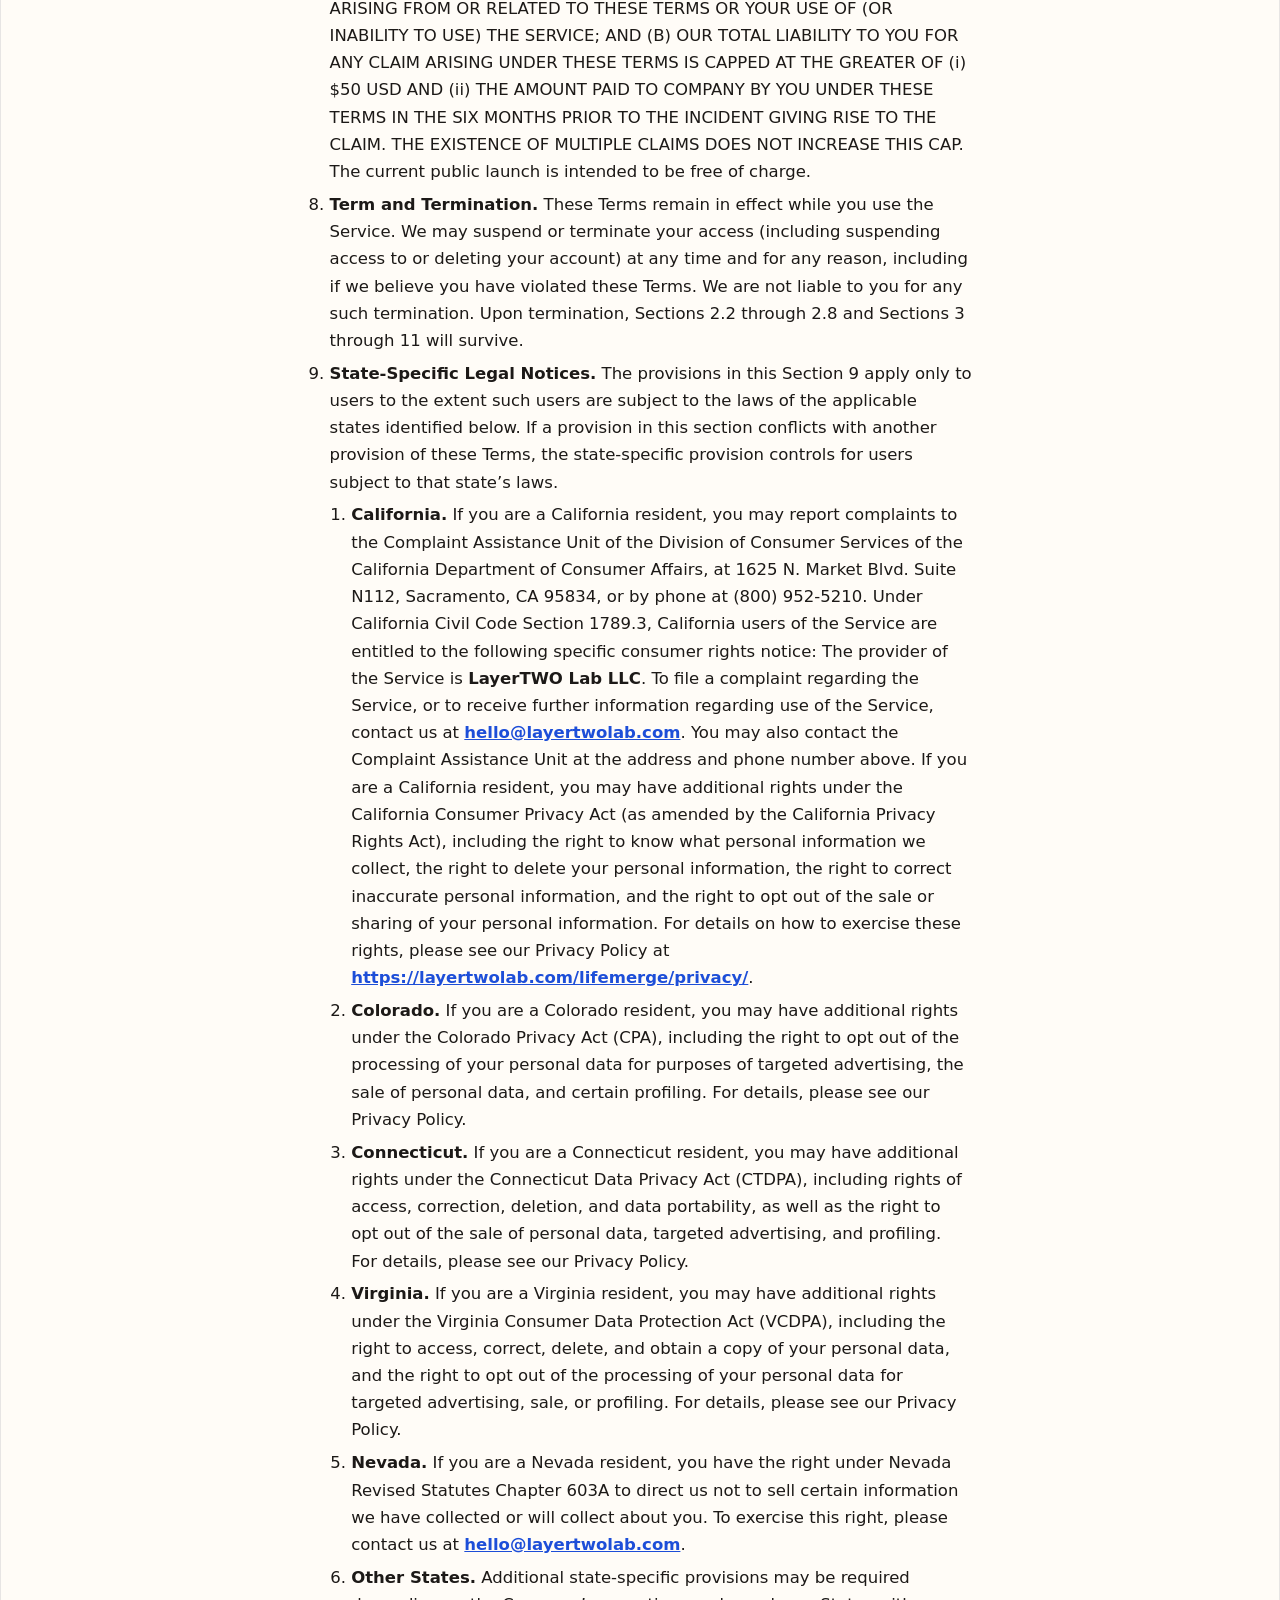
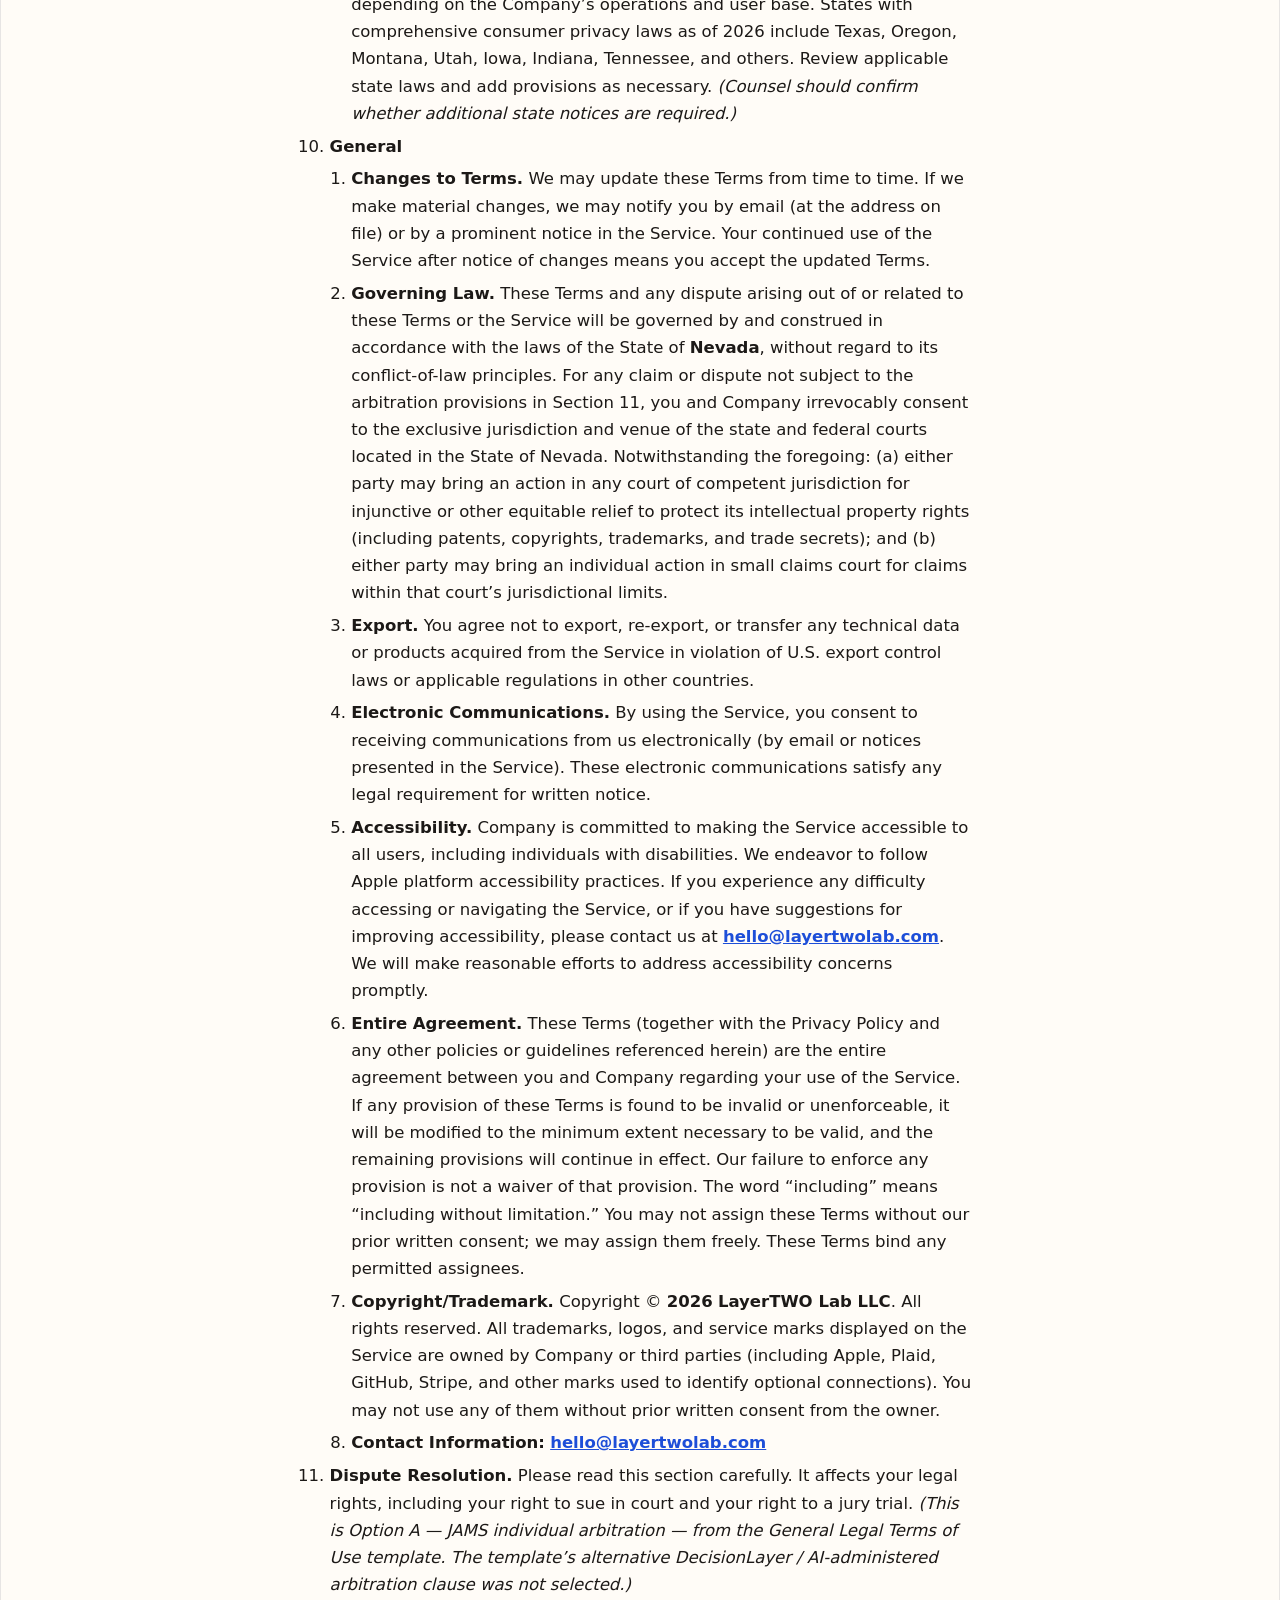
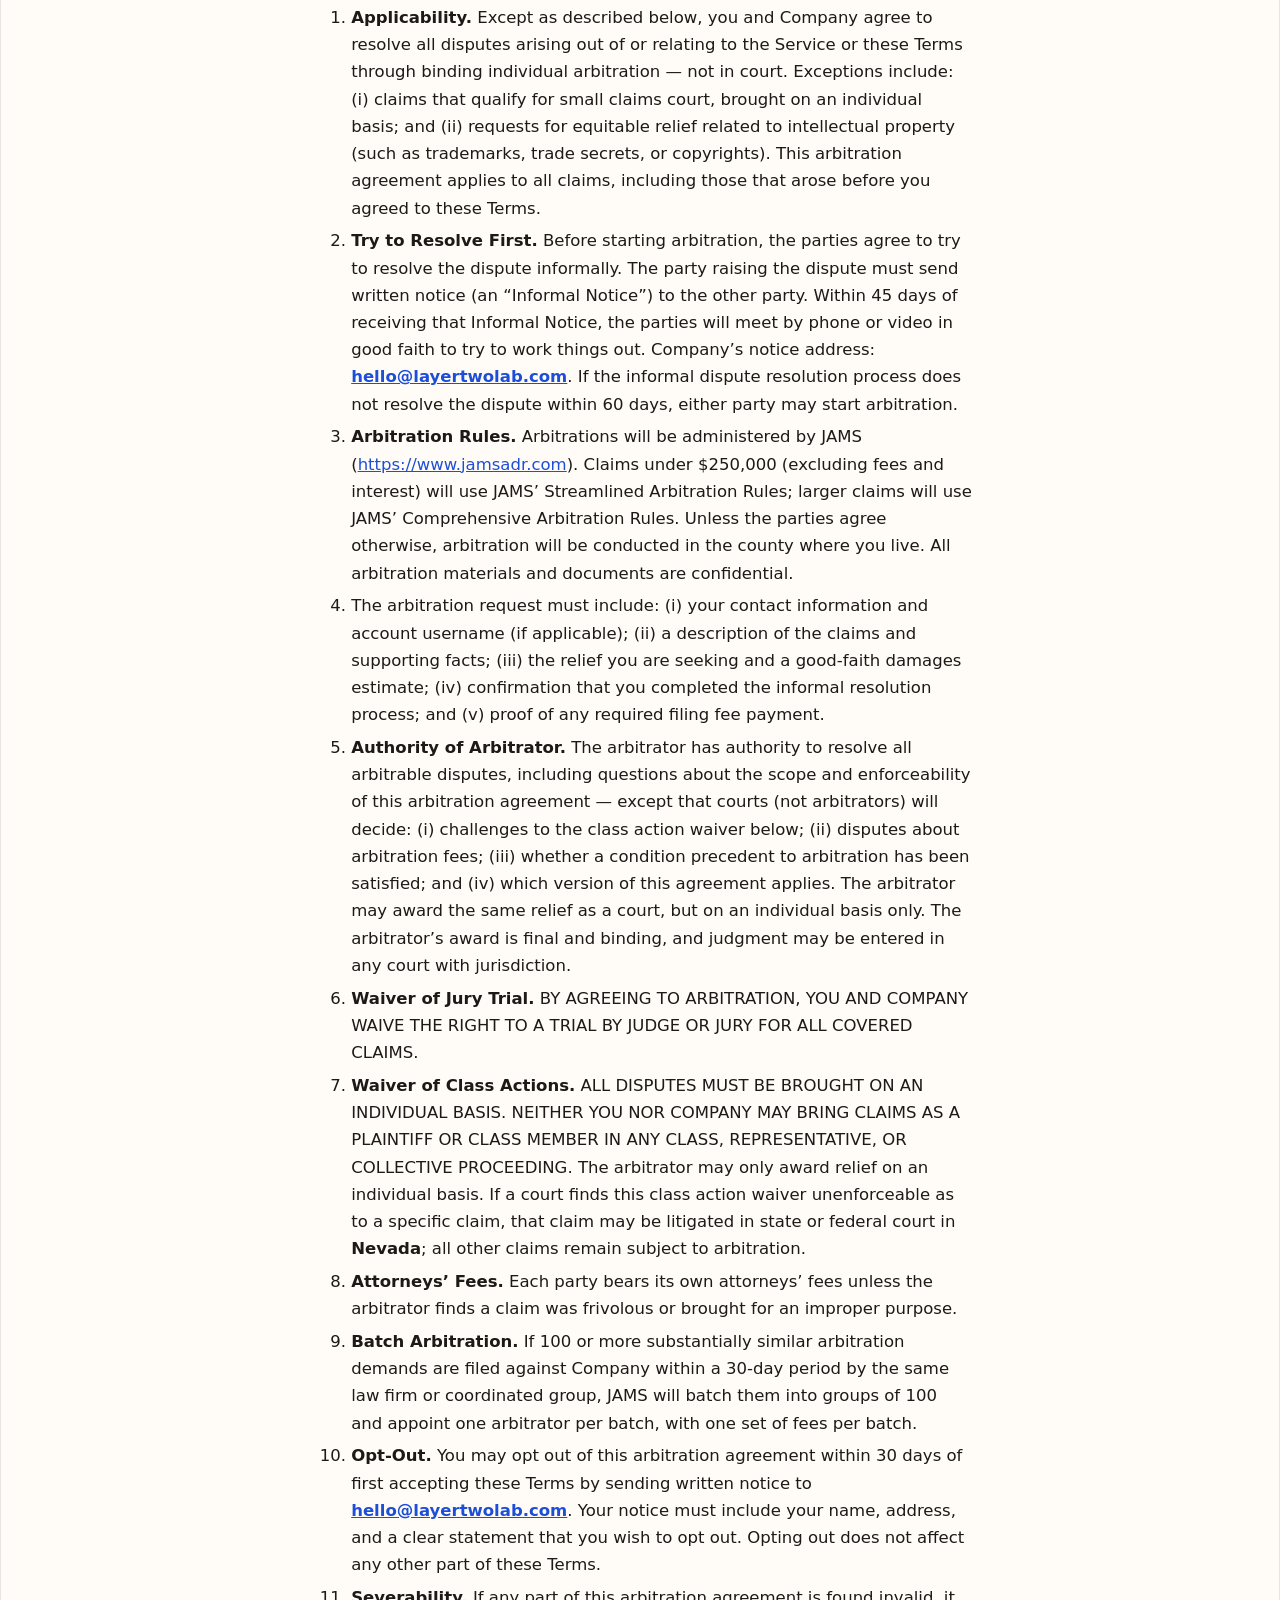
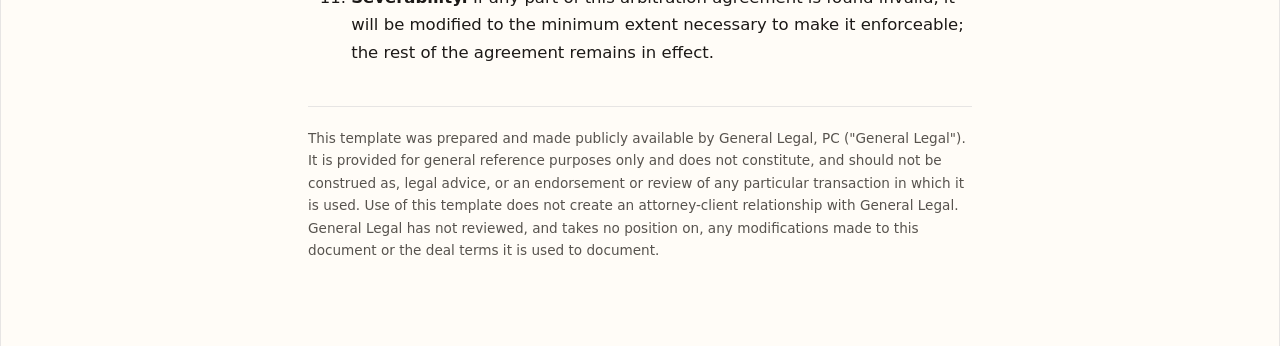
<file: lifemerge/terms/index.html>
<!DOCTYPE html>
<html lang="en">
<head>
<meta charset="utf-8">
<meta name="viewport" content="width=device-width, initial-scale=1">
<meta name="robots" content="noindex, nofollow, noarchive">
<title>Terms of Service · LifeMerge</title>
<style>
:root {
  --bg: #f7f6f2;
  --paper: #fffcf7;
  --text: #1c1917;
  --muted: #57534e;
  --line: #e7e5e4;
  --link: #1d4ed8;
}
* { box-sizing: border-box; }
html { color-scheme: light; }
body {
  margin: 0;
  background: var(--bg);
  color: var(--text);
  font-family: ui-sans-serif, system-ui, -apple-system, "Segoe UI", sans-serif;
  font-size: 16.5px;
  line-height: 1.65;
}
.wrap {
  max-width: 44rem;
  margin: 0 auto;
  padding: 0 1.25rem;
}
header {
  border-bottom: 1px solid var(--line);
  background: var(--paper);
}
header .wrap {
  display: flex;
  justify-content: space-between;
  align-items: baseline;
  gap: 1rem;
  padding-top: 1rem;
  padding-bottom: 1rem;
}
.brand {
  font-weight: 650;
  letter-spacing: -0.02em;
  color: var(--text);
  text-decoration: none;
}
nav { display: flex; gap: 1rem; font-size: 0.92rem; }
nav a { color: var(--muted); text-decoration: none; }
nav a:hover { color: var(--text); }
nav a[aria-current="page"] {
  color: var(--text);
  font-weight: 600;
}
main {
  background: var(--paper);
  border-inline: 1px solid var(--line);
  min-height: 100vh;
}
main .wrap { padding-top: 2.25rem; padding-bottom: 4.5rem; }
h1 {
  font-size: 2rem;
  line-height: 1.2;
  letter-spacing: -0.03em;
  margin: 0 0 1rem;
}
h1 + p { color: var(--muted); }
h2 { font-size: 1.25rem; margin: 2.25rem 0 0.75rem; letter-spacing: -0.02em; }
h1[id], h2[id] { scroll-margin-top: 1rem; }
p, li { overflow-wrap: break-word; }
a { color: var(--link); }
strong { font-weight: 650; }
code {
  font-family: ui-monospace, SFMono-Regular, Menlo, monospace;
  font-size: 0.88em;
  background: #f4f1ea;
  padding: 0.1em 0.35em;
  border-radius: 4px;
  white-space: nowrap;
}
ul, ol { padding-left: 1.35rem; }
li { margin: 0.35rem 0; }
li > ol, li > ul { margin-top: 0.35rem; }
.table-wrap {
  overflow-x: auto;
  margin: 1.25rem 0;
  border: 1px solid var(--line);
  border-radius: 8px;
}
table { border-collapse: collapse; width: 100%; font-size: 0.9rem; }
th, td {
  border-bottom: 1px solid var(--line);
  padding: 0.65rem 0.75rem;
  text-align: left;
  vertical-align: top;
}
th { background: #f4f1ea; font-weight: 650; }
tr:last-child td { border-bottom: 0; }
hr {
  border: 0;
  border-top: 1px solid var(--line);
  margin: 2.5rem 0 1.25rem;
}
p.note {
  color: var(--muted);
  font-size: 0.85rem;
}
@media (max-width: 640px) {
  body { font-size: 16px; }
  h1 { font-size: 1.65rem; }
}
@media print {
  header, nav { display: none; }
  main { border: 0; }
  a { color: inherit; text-decoration: none; }
}
</style>
</head>
<body>
<header>
  <div class="wrap">
    <span class="brand">LifeMerge</span>
    <nav aria-label="Legal">
      <a href="/lifemerge/privacy">Privacy</a>
      <a href="/lifemerge/terms" aria-current="page">Terms</a>
    </nav>
  </div>
</header>
<main>
  <div class="wrap">
    <h1 id="terms-of-service">Terms of Service</h1>
    <p><strong>Version 1.0. Last revised: September 15, 2026.</strong></p>
    <p>The LifeMerge iOS application (also referred to historically or internally as GitLife), including related hosted account, sync, and connection features (the "<strong>Service</strong>"), is provided by <strong>LayerTWO Lab LLC</strong> ("<strong>Company</strong>," "<strong>us</strong>," "<strong>our</strong>," or "<strong>we</strong>"). Certain features of the Service may be subject to additional guidelines or rules presented in the app, which are incorporated by reference into these Terms.</p>
    <p><strong>Operator:</strong> The Service is operated by <strong>LayerTWO Lab LLC</strong>. Apple developer team branding may still show LAYERTWO / related bundle IDs (<code>com.getlife.prototype</code>, <code>com.gitlife.prototype</code>) in App Store Connect and builds.</p>
    <p>These Terms of Service ("<strong>Terms</strong>") govern your use of the Service. By accessing or using the Service, or by tapping “Continue with Apple” or otherwise agreeing when that option is presented to you, you agree to these Terms on behalf of yourself, and you confirm that you have the authority to do so. You must be at least 18 years old to use the Service. If you do not agree to these Terms, please do not use the Service.</p>
    <p><strong>IMPORTANT — PLEASE READ SECTION 11 CAREFULLY.</strong> It contains an agreement to resolve disputes through binding individual arbitration instead of in court, and includes a waiver of class action rights and jury trial rights. You have 30 days to opt out of the arbitration agreement, as further described in Section 11.</p>
    <ol>
    <li><strong>Accounts</strong>
    <ol>
    <li><strong>Creating an Account.</strong> Some features of the Service require you to register for an account using Sign in with Apple. The Service may also create an anonymous or device session so the app can run before you sign in. When you register, you agree to provide accurate and complete information and to keep that information current. Production bank linking and Health cloud sync are available to signed-in (non-anonymous) accounts as described in the product; anonymous sessions do not create production bank links and do not upload Health aggregates. You may request deletion of your account as described in the Privacy Policy. We may suspend or terminate your account as described in Section 8.</li>
    <li><strong>Account Security.</strong> You are responsible for keeping your Apple Account and device access confidential and for activity that occurs under your Service account on your device. If you believe your account has been accessed without your authorization, please notify us immediately at <strong><a href="mailto:hello@layertwolab.com">hello@layertwolab.com</a></strong>. We are not liable for any losses resulting from your failure to keep your credentials or device secure.</li>
    <li><strong>Sign-out, disconnect, and deletion.</strong> Signing out ends this device’s session and clears local caches as the product implements. Sign-out does not, by itself, disconnect Plaid, GitHub, or Stripe or delete server-stored history or Health daily aggregates. Disconnecting a source revokes that source’s connection as described in the Privacy Policy. Account deletion, when completed, is designed to disconnect owned banks, GitHub, and Stripe, delete stored Health days, and delete the account.</li>
    </ol></li>
    <li><strong>Access to the Service</strong>
    <ol>
    <li><strong>License.</strong> Subject to these Terms, we grant you a limited, non-exclusive, non-transferable, revocable license to access and use the Service for your own personal, non-commercial purposes.</li>
    <li><strong>Restrictions.</strong> You may not: (i) license, sell, rent, lease, transfer, assign, distribute, or commercially exploit the Service or any content on it; (ii) modify, create derivative works from, disassemble, reverse-compile, or reverse-engineer any part of the Service; (iii) access the Service in order to build a similar or competing product or service; or (iv) copy, reproduce, distribute, republish, download, display, post, or transmit any part of the Service except as expressly permitted by these Terms or by an in-app export you initiate (for example a Health CSV you save for yourself). All copyright and proprietary notices on the Service must be kept intact on any copies you are permitted to make.</li>
    <li><strong>Changes to the Service.</strong> We may modify, suspend, or discontinue the Service (or any part of it) at any time, with or without notice. We are not liable to you or any third party for any such modification, suspension, or discontinuation.</li>
    <li><strong>No Support Obligation.</strong> We have no obligation to provide you with support or maintenance for the Service.</li>
    <li><strong>Ownership.</strong> All intellectual property rights in the Service and its content — including copyrights, patents, trademarks, and trade secrets — belong to Company or its suppliers. These Terms do not transfer any ownership rights to you, except for the limited access rights in Section 2.1. All rights not expressly granted are reserved.</li>
    <li><strong>Feedback.</strong> If you share feedback or suggestions about the Service with us, you grant us a perpetual, irrevocable, worldwide, non-exclusive, fully-paid, royalty-free license to use that feedback freely, in any manner and for any purpose, without attribution. Please do not submit any feedback that you consider proprietary or confidential.</li>
    <li><strong>Personal visualization only; no professional advice.</strong> The Service displays contribution-style graphs of activity you choose to connect. Editable targets (for example steps, active energy, or sleep hours) and labels such as “Deprivation” are comparison settings and display conventions, <strong>not</strong> medical advice, diagnoses, treatment, or a wellness or readiness score. Spending graphs show categorized transactions (for example dining, bars, coffee, liquor stores) as <strong>spending patterns</strong>, not proof of consumption. GitHub graphs show contribution-calendar counts, not working hours. Stripe graphs show successful merchant charge counts, not personal card spend. Rankings compare active days on a connected source against other connected accounts as an anonymous place or percentile. They are not coaching, medical advice, or a claim about how you should spend your time. Comparisons describe associations you may inspect, not causes. The Service is not a medical device.</li>
    <li><strong>Your data connections.</strong> You are responsible for the accounts you connect (Apple Health, Plaid-supported institutions, GitHub, Stripe) and for complying with those providers’ terms. You represent that you are authorized to connect those accounts. You must not use the Service to access another person’s Health, bank, GitHub, or Stripe data.</li>
    </ol></li>
    <li><strong>Privacy.</strong> Your use of the Service is also governed by our Privacy Policy, which is available at <strong><a href="https://layertwolab.com/lifemerge/privacy/">https://layertwolab.com/lifemerge/privacy/</a></strong> and is incorporated into these Terms by reference. The Privacy Policy describes the types of personal data and other information we collect from you or your device, how we use that information, and the circumstances under which we may share it with third parties.
    <ol>
    <li><strong>Processing of Personal Data.</strong> By using the Service, you acknowledge that you have read and understand our Privacy Policy and that Company will process your personal data and other information in accordance with the Privacy Policy. If there is a conflict between these Terms and the Privacy Policy with respect to the collection, use, or processing of your personal data, the Privacy Policy will control.</li>
    <li><strong>Tracking Technologies.</strong> The Service may record limited product-analytics events as described in the Privacy Policy. The Service is an iOS app and does not use a separate website Cookie Notice. For details, see the Privacy Policy at <strong><a href="https://layertwolab.com/lifemerge/privacy/">https://layertwolab.com/lifemerge/privacy/</a></strong>.</li>
    </ol></li>
    <li><strong>Indemnification.</strong> You agree to defend, indemnify, and hold harmless Company and its officers, employees, and agents from any claims and reasonable costs or attorneys’ fees arising out of (i) your use of the Service, (ii) your violation of these Terms, or (iii) your violation of any applicable law or regulation. We may assume control of the defense of any such claim at your expense, and you agree to cooperate with our defense. You agree not to settle any such claim without our prior written consent. We will make reasonable efforts to notify you promptly of any claim we become aware of.</li>
    <li><strong>Third-Party Services &amp; Other Users</strong>
    <ol>
    <li><strong>Third-Party Services.</strong> The Service includes integrations with third-party services, including Apple (Sign in with Apple and HealthKit), Plaid, GitHub, Stripe, Supabase, and PostHog (collectively, "<strong>Third-Party Services</strong>"). We do not control, endorse, or take responsibility for any Third-Party Services. You use all Third-Party Services at your own risk, and you acknowledge and agree that the applicable third party’s own terms and privacy practices will apply to such use. LifeMerge does not collect your bank password or card number; bank authorization occurs through Plaid. GitHub authorization uses OAuth with a limited user-read scope and does not grant us repository code access. Stripe authorization uses Connect OAuth with <code>read_only</code> scope so we can read charge activity; we do not process charges on your account.</li>
    <li><strong>Other Users.</strong> The Service remains a personal activity view. Ranking shows only your anonymous place or percentile among people who connected the same source. It does not introduce names, profiles, messages, or anyone else’s graphs. Any other interactions with other users, if later introduced, are solely between you and those users. We are not responsible for any loss or harm resulting from those interactions, and we reserve the right, but have no obligation, to get involved in disputes between users.</li>
    <li><strong>Release.</strong> To the fullest extent permitted by law, you release Company and its officers, employees, agents, successors, and assigns from all claims, demands, and damages of any kind arising out of or related to the Service, other users, or Third-Party Services. If you are a California resident, you waive California Civil Code Section 1542, which provides: “A general release does not extend to claims which the creditor or releasing party does not know or suspect to exist in his or her favor at the time of executing the release, which if known by him or her must have materially affected his or her settlement with the debtor or released party.”</li>
    </ol></li>
    <li><strong>Disclaimers.</strong> THE SERVICE IS PROVIDED “AS IS” AND “AS AVAILABLE.” TO THE FULLEST EXTENT PERMITTED BY LAW, COMPANY AND ITS SUPPLIERS DISCLAIM ALL WARRANTIES, EXPRESS OR IMPLIED, INCLUDING WARRANTIES OF MERCHANTABILITY, FITNESS FOR A PARTICULAR PURPOSE, TITLE, AND NON-INFRINGEMENT. WE DO NOT WARRANT THAT THE SERVICE WILL BE UNINTERRUPTED, ERROR-FREE, SECURE, OR FREE OF VIRUSES OR HARMFUL CODE, OR THAT GRAPHS, TOTALS, CATEGORIES, OR IMPORTS ARE COMPLETE OR ACCURATE. WHERE APPLICABLE LAW REQUIRES WARRANTIES, THEY ARE LIMITED TO 90 DAYS FROM YOUR FIRST USE.</li>
    <li><strong>Limitation of Liability.</strong> TO THE MAXIMUM EXTENT PERMITTED BY LAW: (A) COMPANY AND ITS SUPPLIERS WILL NOT BE LIABLE FOR ANY LOST PROFITS, LOST DATA, COSTS OF SUBSTITUTE PRODUCTS, OR ANY INDIRECT, CONSEQUENTIAL, INCIDENTAL, SPECIAL, EXEMPLARY, OR PUNITIVE DAMAGES ARISING FROM OR RELATED TO THESE TERMS OR YOUR USE OF (OR INABILITY TO USE) THE SERVICE; AND (B) OUR TOTAL LIABILITY TO YOU FOR ANY CLAIM ARISING UNDER THESE TERMS IS CAPPED AT THE GREATER OF (i) $50 USD AND (ii) THE AMOUNT PAID TO COMPANY BY YOU UNDER THESE TERMS IN THE SIX MONTHS PRIOR TO THE INCIDENT GIVING RISE TO THE CLAIM. THE EXISTENCE OF MULTIPLE CLAIMS DOES NOT INCREASE THIS CAP. The current public launch is intended to be free of charge.</li>
    <li><strong>Term and Termination.</strong> These Terms remain in effect while you use the Service. We may suspend or terminate your access (including suspending access to or deleting your account) at any time and for any reason, including if we believe you have violated these Terms. We are not liable to you for any such termination. Upon termination, Sections 2.2 through 2.8 and Sections 3 through 11 will survive.</li>
    <li><strong>State-Specific Legal Notices.</strong> The provisions in this Section 9 apply only to users to the extent such users are subject to the laws of the applicable states identified below. If a provision in this section conflicts with another provision of these Terms, the state-specific provision controls for users subject to that state’s laws.
    <ol>
    <li><strong>California.</strong> If you are a California resident, you may report complaints to the Complaint Assistance Unit of the Division of Consumer Services of the California Department of Consumer Affairs, at 1625 N. Market Blvd. Suite N112, Sacramento, CA 95834, or by phone at (800) 952-5210. Under California Civil Code Section 1789.3, California users of the Service are entitled to the following specific consumer rights notice: The provider of the Service is <strong>LayerTWO Lab LLC</strong>. To file a complaint regarding the Service, or to receive further information regarding use of the Service, contact us at <strong><a href="mailto:hello@layertwolab.com">hello@layertwolab.com</a></strong>. You may also contact the Complaint Assistance Unit at the address and phone number above. If you are a California resident, you may have additional rights under the California Consumer Privacy Act (as amended by the California Privacy Rights Act), including the right to know what personal information we collect, the right to delete your personal information, the right to correct inaccurate personal information, and the right to opt out of the sale or sharing of your personal information. For details on how to exercise these rights, please see our Privacy Policy at <strong><a href="https://layertwolab.com/lifemerge/privacy/">https://layertwolab.com/lifemerge/privacy/</a></strong>.</li>
    <li><strong>Colorado.</strong> If you are a Colorado resident, you may have additional rights under the Colorado Privacy Act (CPA), including the right to opt out of the processing of your personal data for purposes of targeted advertising, the sale of personal data, and certain profiling. For details, please see our Privacy Policy.</li>
    <li><strong>Connecticut.</strong> If you are a Connecticut resident, you may have additional rights under the Connecticut Data Privacy Act (CTDPA), including rights of access, correction, deletion, and data portability, as well as the right to opt out of the sale of personal data, targeted advertising, and profiling. For details, please see our Privacy Policy.</li>
    <li><strong>Virginia.</strong> If you are a Virginia resident, you may have additional rights under the Virginia Consumer Data Protection Act (VCDPA), including the right to access, correct, delete, and obtain a copy of your personal data, and the right to opt out of the processing of your personal data for targeted advertising, sale, or profiling. For details, please see our Privacy Policy.</li>
    <li><strong>Nevada.</strong> If you are a Nevada resident, you have the right under Nevada Revised Statutes Chapter 603A to direct us not to sell certain information we have collected or will collect about you. To exercise this right, please contact us at <strong><a href="mailto:hello@layertwolab.com">hello@layertwolab.com</a></strong>.</li>
    <li><strong>Other States.</strong> Additional state-specific provisions may be required depending on the Company’s operations and user base. States with comprehensive consumer privacy laws as of 2026 include Texas, Oregon, Montana, Utah, Iowa, Indiana, Tennessee, and others. Review applicable state laws and add provisions as necessary. <em>(Counsel should confirm whether additional state notices are required.)</em></li>
    </ol></li>
    <li><strong>General</strong>
    <ol>
    <li><strong>Changes to Terms.</strong> We may update these Terms from time to time. If we make material changes, we may notify you by email (at the address on file) or by a prominent notice in the Service. Your continued use of the Service after notice of changes means you accept the updated Terms.</li>
    <li><strong>Governing Law.</strong> These Terms and any dispute arising out of or related to these Terms or the Service will be governed by and construed in accordance with the laws of the State of <strong>Nevada</strong>, without regard to its conflict-of-law principles. For any claim or dispute not subject to the arbitration provisions in Section 11, you and Company irrevocably consent to the exclusive jurisdiction and venue of the state and federal courts located in the State of Nevada. Notwithstanding the foregoing: (a) either party may bring an action in any court of competent jurisdiction for injunctive or other equitable relief to protect its intellectual property rights (including patents, copyrights, trademarks, and trade secrets); and (b) either party may bring an individual action in small claims court for claims within that court’s jurisdictional limits.</li>
    <li><strong>Export.</strong> You agree not to export, re-export, or transfer any technical data or products acquired from the Service in violation of U.S. export control laws or applicable regulations in other countries.</li>
    <li><strong>Electronic Communications.</strong> By using the Service, you consent to receiving communications from us electronically (by email or notices presented in the Service). These electronic communications satisfy any legal requirement for written notice.</li>
    <li><strong>Accessibility.</strong> Company is committed to making the Service accessible to all users, including individuals with disabilities. We endeavor to follow Apple platform accessibility practices. If you experience any difficulty accessing or navigating the Service, or if you have suggestions for improving accessibility, please contact us at <strong><a href="mailto:hello@layertwolab.com">hello@layertwolab.com</a></strong>. We will make reasonable efforts to address accessibility concerns promptly.</li>
    <li><strong>Entire Agreement.</strong> These Terms (together with the Privacy Policy and any other policies or guidelines referenced herein) are the entire agreement between you and Company regarding your use of the Service. If any provision of these Terms is found to be invalid or unenforceable, it will be modified to the minimum extent necessary to be valid, and the remaining provisions will continue in effect. Our failure to enforce any provision is not a waiver of that provision. The word “including” means “including without limitation.” You may not assign these Terms without our prior written consent; we may assign them freely. These Terms bind any permitted assignees.</li>
    <li><strong>Copyright/Trademark.</strong> Copyright © <strong>2026</strong> <strong>LayerTWO Lab LLC</strong>. All rights reserved. All trademarks, logos, and service marks displayed on the Service are owned by Company or third parties (including Apple, Plaid, GitHub, Stripe, and other marks used to identify optional connections). You may not use any of them without prior written consent from the owner.</li>
    <li><strong>Contact Information:</strong> <strong><a href="mailto:hello@layertwolab.com">hello@layertwolab.com</a></strong></li>
    </ol></li>
    <li><strong>Dispute Resolution.</strong> Please read this section carefully. It affects your legal rights, including your right to sue in court and your right to a jury trial. <em>(This is Option A — JAMS individual arbitration — from the General Legal Terms of Use template. The template’s alternative DecisionLayer / AI-administered arbitration clause was not selected.)</em>
    <ol>
    <li><strong>Applicability.</strong> Except as described below, you and Company agree to resolve all disputes arising out of or relating to the Service or these Terms through binding individual arbitration — not in court. Exceptions include: (i) claims that qualify for small claims court, brought on an individual basis; and (ii) requests for equitable relief related to intellectual property (such as trademarks, trade secrets, or copyrights). This arbitration agreement applies to all claims, including those that arose before you agreed to these Terms.</li>
    <li><strong>Try to Resolve First.</strong> Before starting arbitration, the parties agree to try to resolve the dispute informally. The party raising the dispute must send written notice (an “Informal Notice”) to the other party. Within 45 days of receiving that Informal Notice, the parties will meet by phone or video in good faith to try to work things out. Company’s notice address: <strong><a href="mailto:hello@layertwolab.com">hello@layertwolab.com</a></strong>. If the informal dispute resolution process does not resolve the dispute within 60 days, either party may start arbitration.</li>
    <li><strong>Arbitration Rules.</strong> Arbitrations will be administered by JAMS (<a href="https://www.jamsadr.com">https://www.jamsadr.com</a>). Claims under $250,000 (excluding fees and interest) will use JAMS’ Streamlined Arbitration Rules; larger claims will use JAMS’ Comprehensive Arbitration Rules. Unless the parties agree otherwise, arbitration will be conducted in the county where you live. All arbitration materials and documents are confidential.</li>
    <li>The arbitration request must include: (i) your contact information and account username (if applicable); (ii) a description of the claims and supporting facts; (iii) the relief you are seeking and a good-faith damages estimate; (iv) confirmation that you completed the informal resolution process; and (v) proof of any required filing fee payment.</li>
    <li><strong>Authority of Arbitrator.</strong> The arbitrator has authority to resolve all arbitrable disputes, including questions about the scope and enforceability of this arbitration agreement — except that courts (not arbitrators) will decide: (i) challenges to the class action waiver below; (ii) disputes about arbitration fees; (iii) whether a condition precedent to arbitration has been satisfied; and (iv) which version of this agreement applies. The arbitrator may award the same relief as a court, but on an individual basis only. The arbitrator’s award is final and binding, and judgment may be entered in any court with jurisdiction.</li>
    <li><strong>Waiver of Jury Trial.</strong> BY AGREEING TO ARBITRATION, YOU AND COMPANY WAIVE THE RIGHT TO A TRIAL BY JUDGE OR JURY FOR ALL COVERED CLAIMS.</li>
    <li><strong>Waiver of Class Actions.</strong> ALL DISPUTES MUST BE BROUGHT ON AN INDIVIDUAL BASIS. NEITHER YOU NOR COMPANY MAY BRING CLAIMS AS A PLAINTIFF OR CLASS MEMBER IN ANY CLASS, REPRESENTATIVE, OR COLLECTIVE PROCEEDING. The arbitrator may only award relief on an individual basis. If a court finds this class action waiver unenforceable as to a specific claim, that claim may be litigated in state or federal court in <strong>Nevada</strong>; all other claims remain subject to arbitration.</li>
    <li><strong>Attorneys’ Fees.</strong> Each party bears its own attorneys’ fees unless the arbitrator finds a claim was frivolous or brought for an improper purpose.</li>
    <li><strong>Batch Arbitration.</strong> If 100 or more substantially similar arbitration demands are filed against Company within a 30-day period by the same law firm or coordinated group, JAMS will batch them into groups of 100 and appoint one arbitrator per batch, with one set of fees per batch.</li>
    <li><strong>Opt-Out.</strong> You may opt out of this arbitration agreement within 30 days of first accepting these Terms by sending written notice to <strong><a href="mailto:hello@layertwolab.com">hello@layertwolab.com</a></strong>. Your notice must include your name, address, and a clear statement that you wish to opt out. Opting out does not affect any other part of these Terms.</li>
    <li><strong>Severability.</strong> If any part of this arbitration agreement is found invalid, it will be modified to the minimum extent necessary to make it enforceable; the rest of the agreement remains in effect.</li>
    </ol></li>
    </ol>
    <hr>
    <p class="note">This template was prepared and made publicly available by General Legal, PC ("General Legal"). It is provided for general reference purposes only and does not constitute, and should not be construed as, legal advice, or an endorsement or review of any particular transaction in which it is used. Use of this template does not create an attorney-client relationship with General Legal. General Legal has not reviewed, and takes no position on, any modifications made to this document or the deal terms it is used to document.</p>
  </div>
</main>
</body>
</html>
</file>
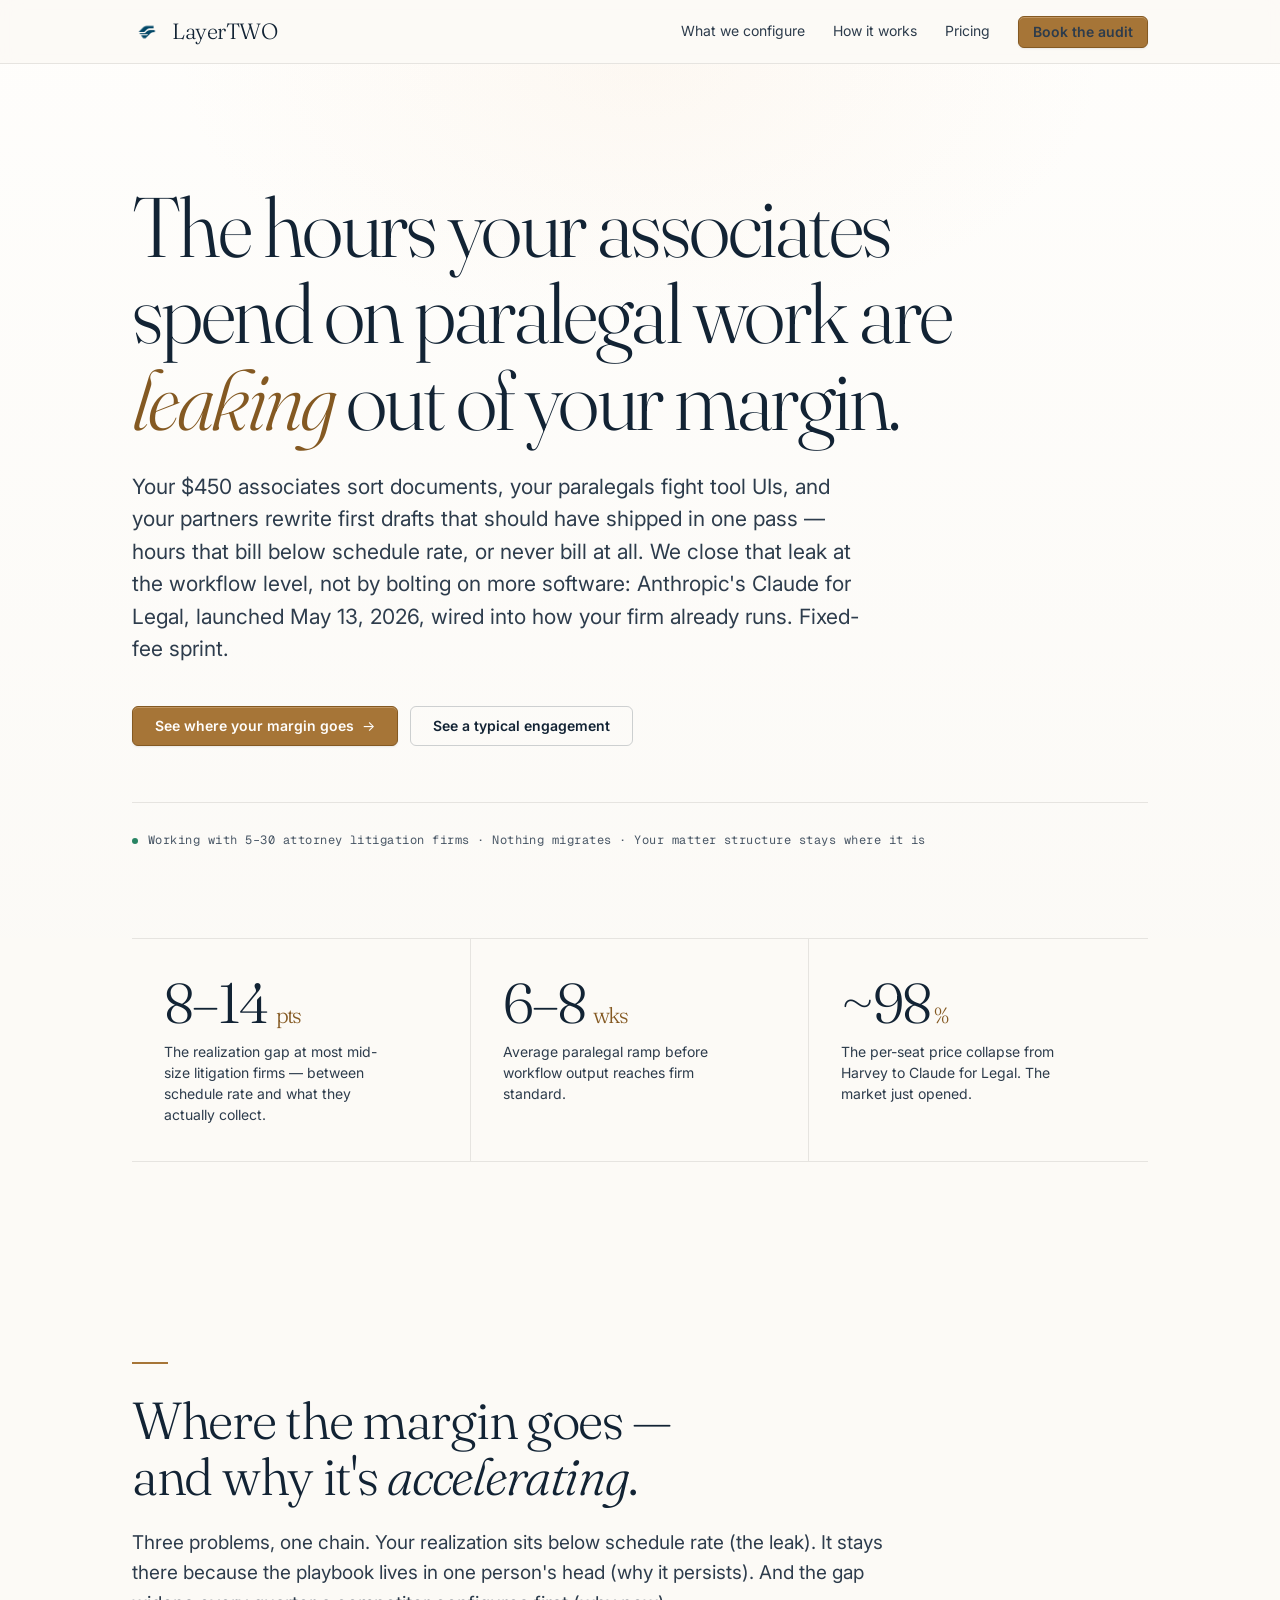
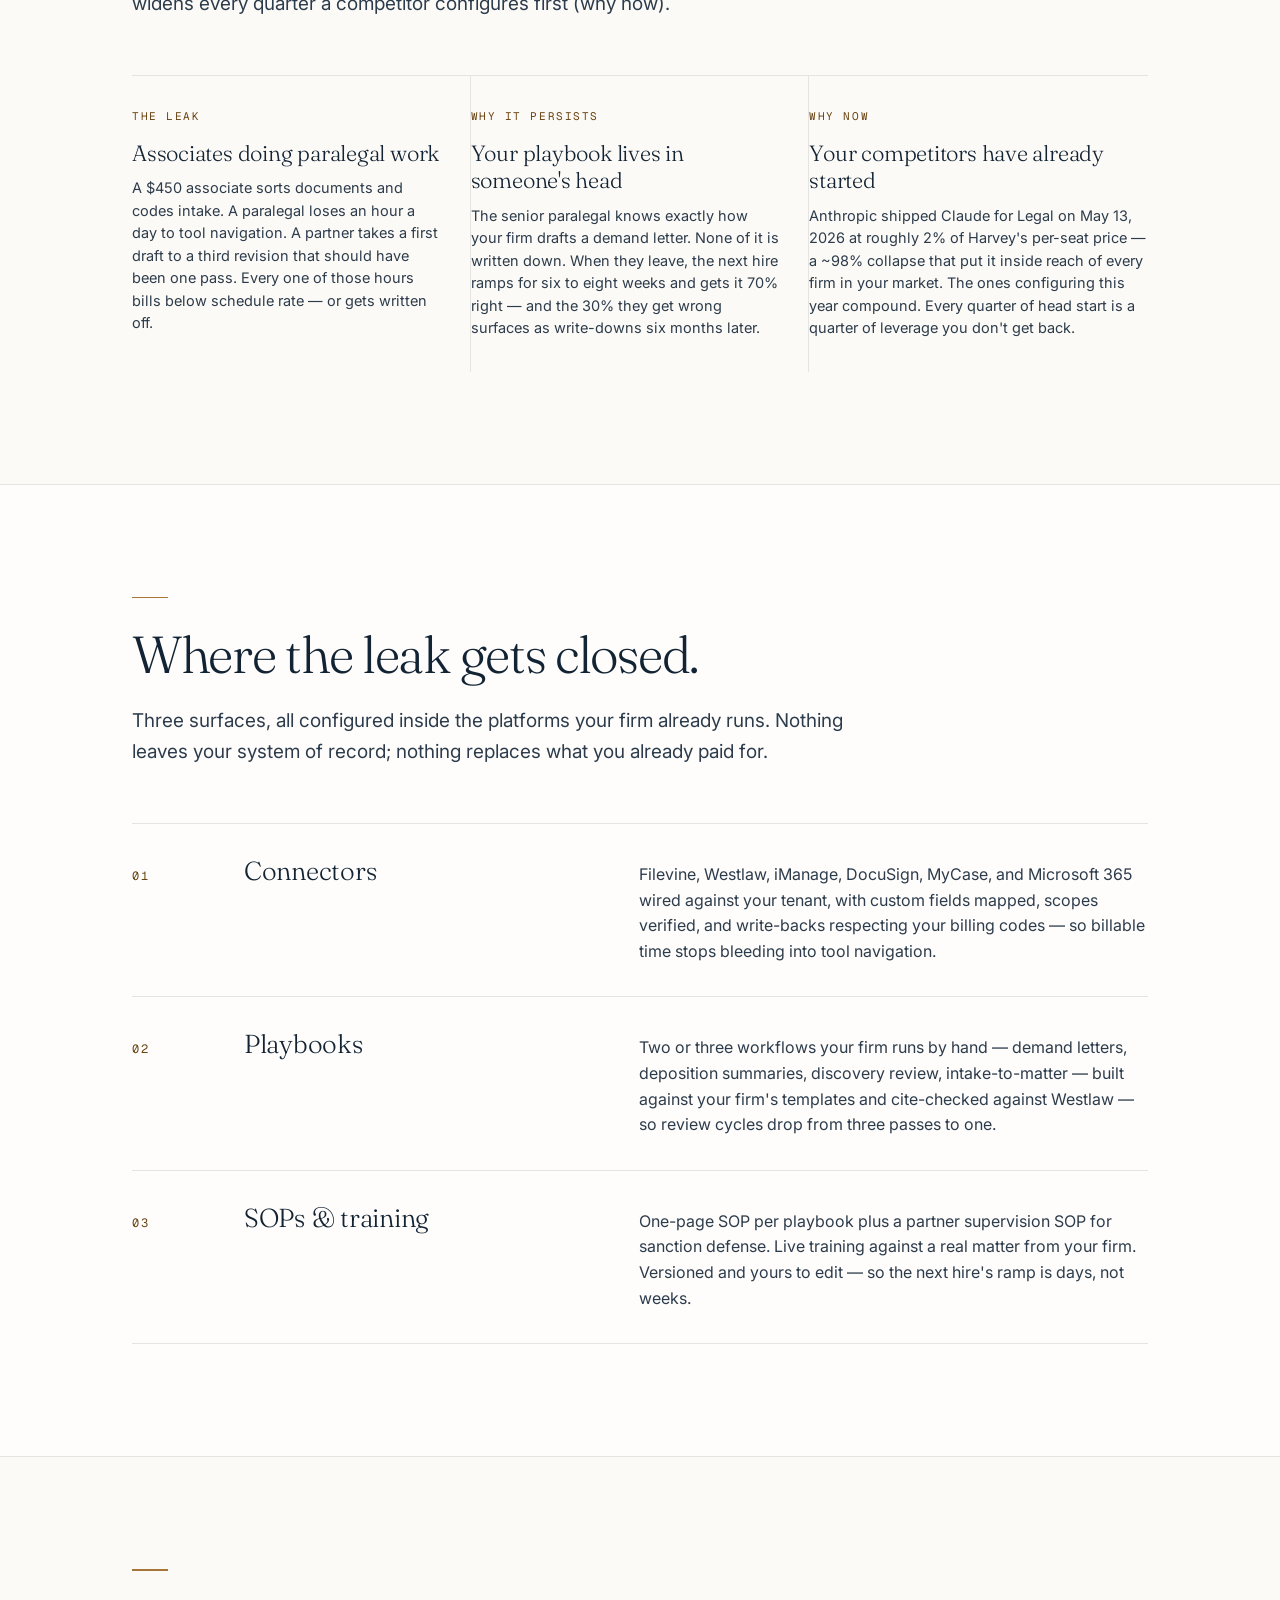
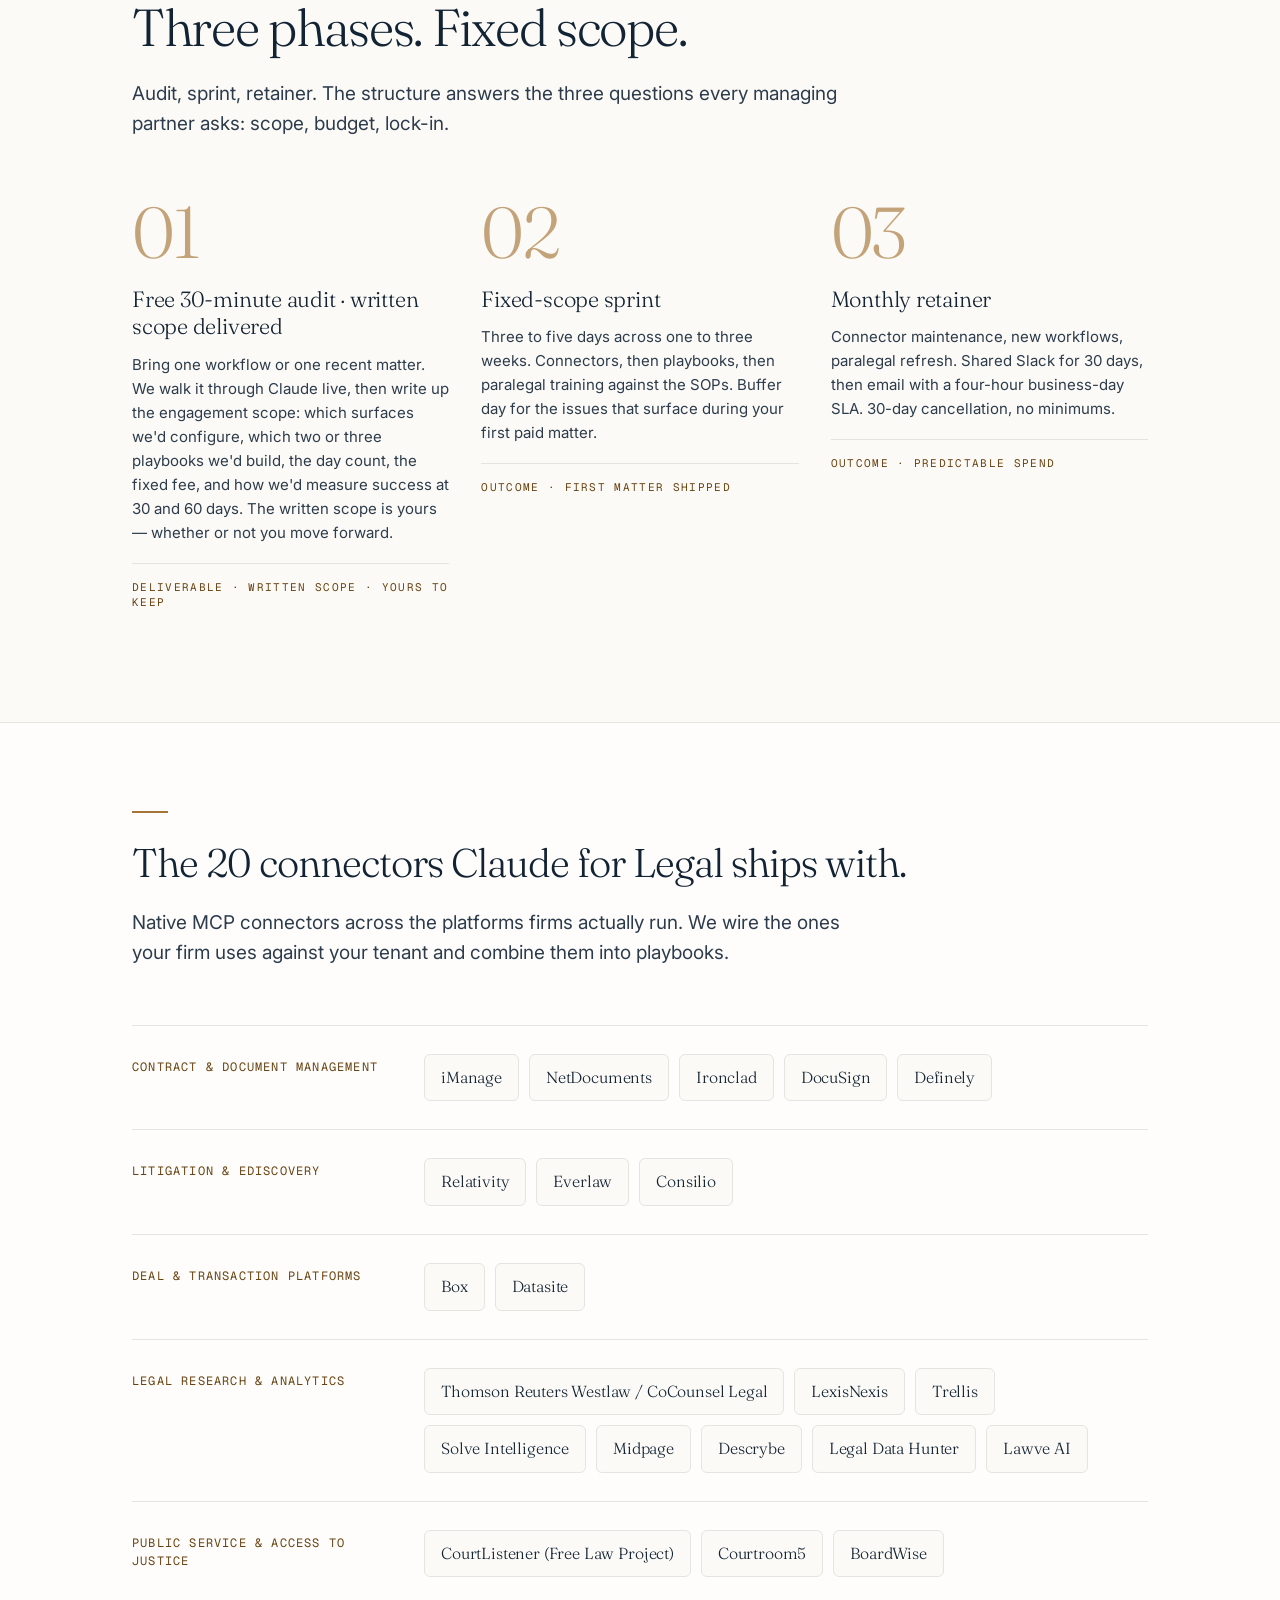
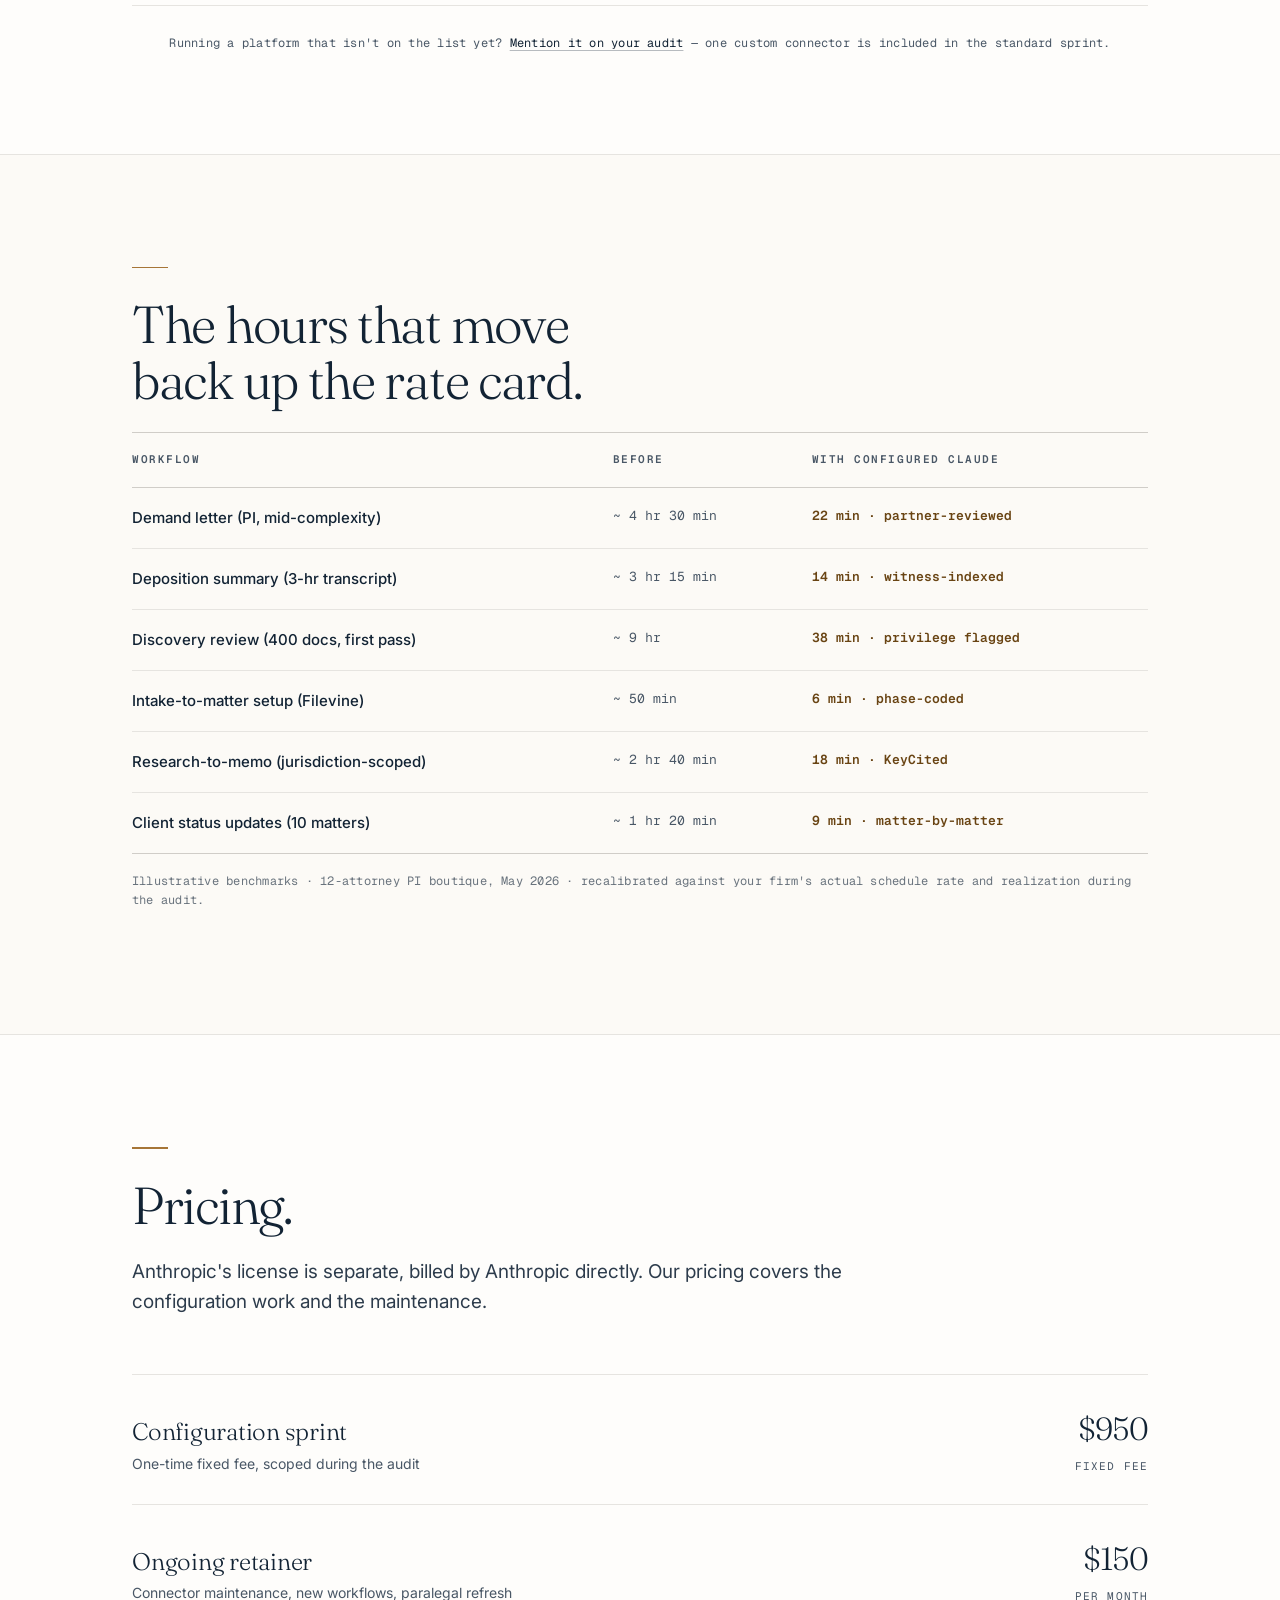
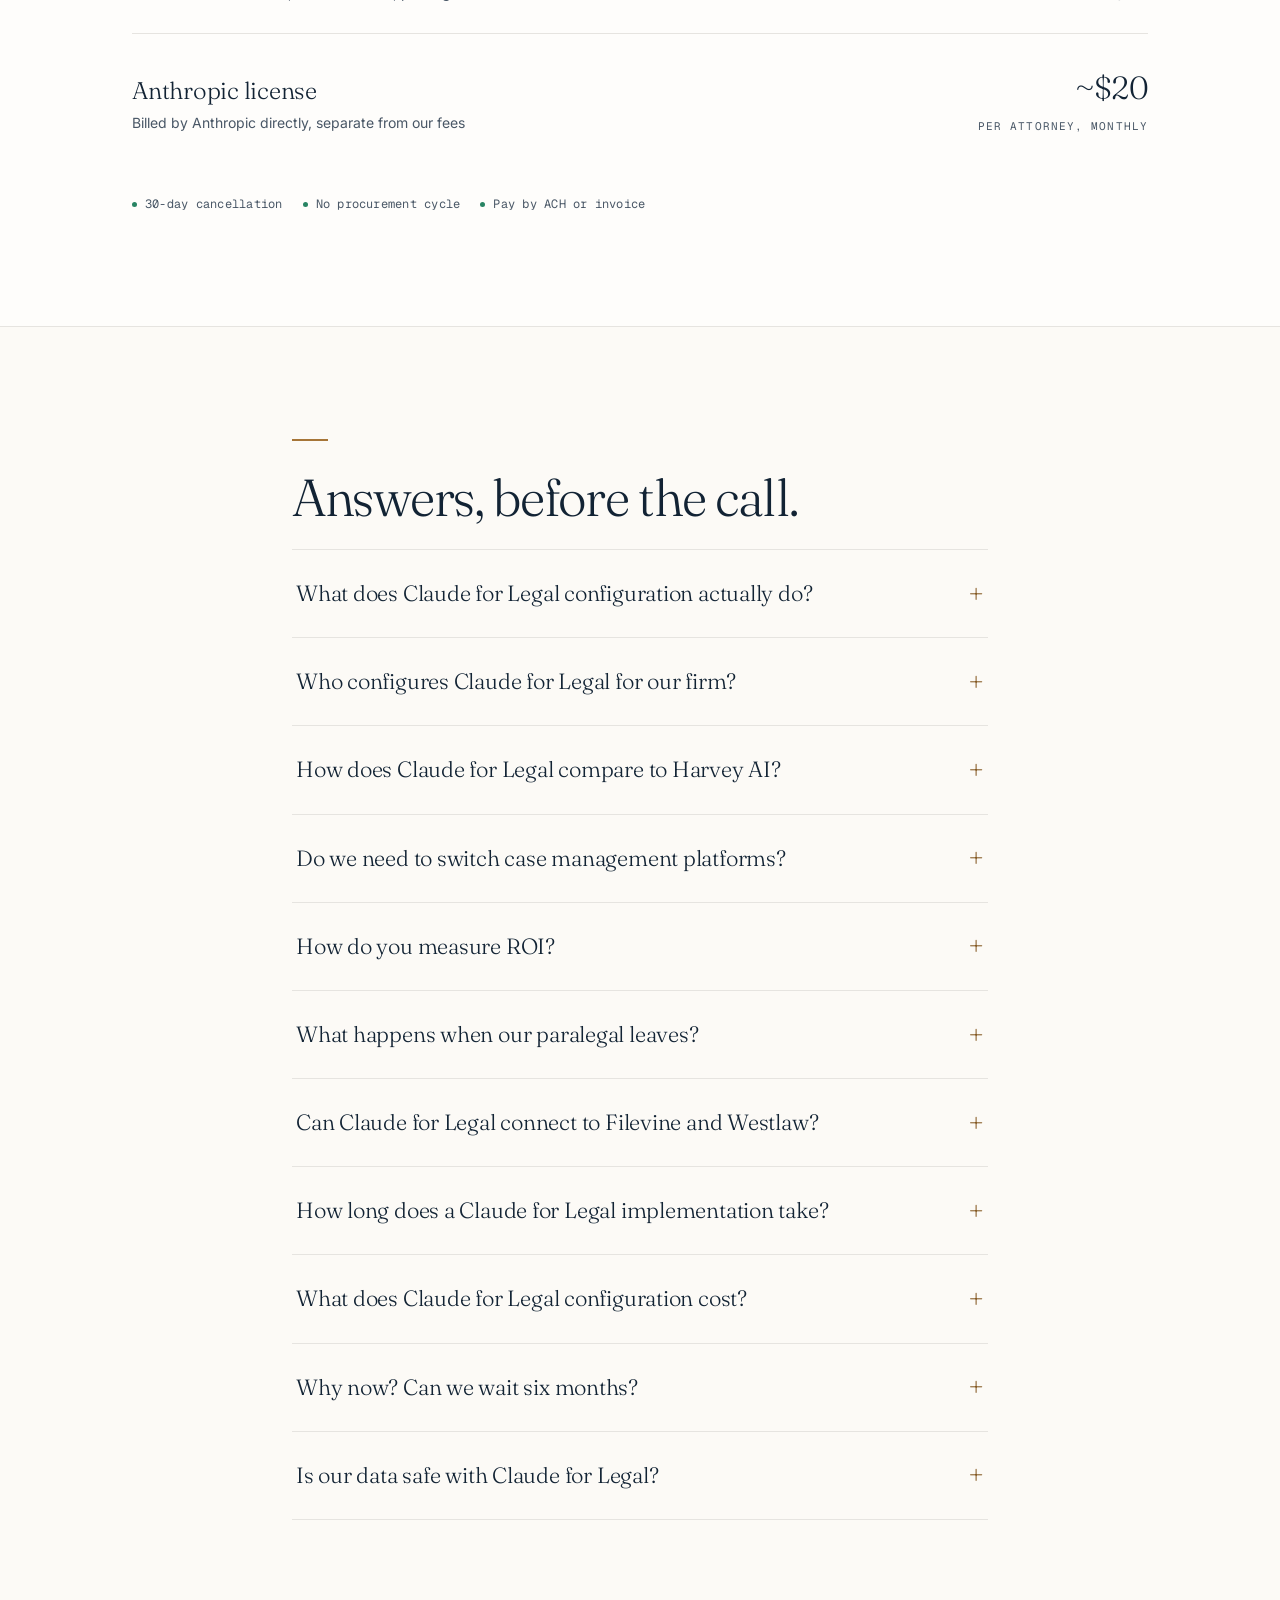
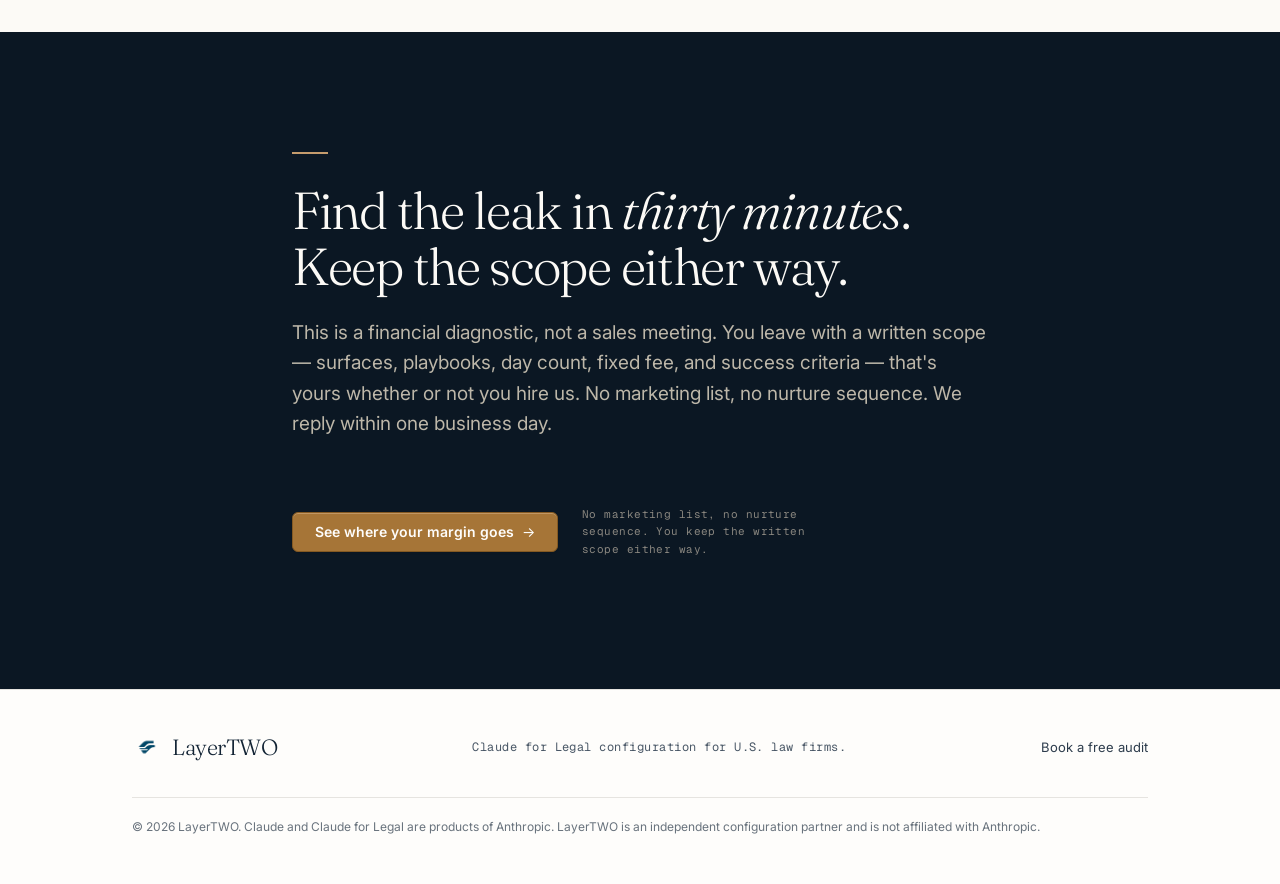
<file: index copy.html>
<!DOCTYPE html>
<html lang="en">
<head>
<meta charset="utf-8">
<meta name="viewport" content="width=device-width, initial-scale=1">

<!-- ============ SEO ============ -->
<title>Claude for Legal configuration · LayerTWO</title>
<meta name="description" content="Claude for Legal configuration for 5–30 attorney litigation firms. Wired into Filevine, Westlaw, iManage, DocuSign, Microsoft 365. From $950 fixed fee.">
<link rel="canonical" href="https://layertwolab.com/">
<link rel="icon" href="assets/Transparent.png" type="image/png">
<link rel="apple-touch-icon" href="assets/TransparentLogo.png">

<!-- Open Graph -->
<meta property="og:type" content="website">
<meta property="og:title" content="Claude for Legal configuration for litigation firms">
<meta property="og:description" content="Anthropic launched Claude for Legal on May 13, 2026. We wire it into your Filevine + Westlaw + DocuSign stack. From $950 fixed fee.">
<meta property="og:url" content="https://layertwolab.com/">
<meta property="og:image" content="https://layertwolab.com/assets/Transparent.png">
<meta property="og:site_name" content="LayerTWO">

<!-- Twitter -->
<meta name="twitter:card" content="summary_large_image">
<meta name="twitter:title" content="Claude for Legal configuration for litigation firms">
<meta name="twitter:description" content="We wire Claude for Legal into your Filevine + Westlaw + DocuSign stack. Fixed fee. Three to five days.">
<meta name="twitter:image" content="https://layertwolab.com/assets/Transparent.png">

<!-- ============ Schema: Service ============ -->
<script type="application/ld+json">
{
  "@context": "https://schema.org",
  "@type": "Service",
  "name": "Claude for Legal configuration",
  "serviceType": "Legal AI configuration and implementation",
  "provider": { "@type": "Organization", "name": "LayerTWO", "url": "https://layertwolab.com" },
  "areaServed": { "@type": "Country", "name": "United States" },
  "audience": { "@type": "Audience", "audienceType": "U.S. litigation firms, 5–30 attorneys" },
  "description": "Configuration, MCP connector setup, practice-specific playbooks, and paralegal training for Anthropic's Claude for Legal product. Wired into Filevine, Westlaw, iManage, DocuSign, MyCase, and Microsoft 365.",
  "offers": [
    { "@type": "Offer", "name": "Configuration sprint", "priceSpecification": { "@type": "PriceSpecification", "minPrice": "950", "maxPrice": "7500", "priceCurrency": "USD" } },
    { "@type": "Offer", "name": "Ongoing retainer", "priceSpecification": { "@type": "UnitPriceSpecification", "minPrice": "150", "maxPrice": "1500", "priceCurrency": "USD", "unitText": "per month" } }
  ]
}
</script>

<!-- ============ Schema: Organization ============ -->
<script type="application/ld+json">
{
  "@context": "https://schema.org",
  "@type": "Organization",
  "name": "LayerTWO",
  "url": "https://layertwolab.com",
  "logo": "https://layertwolab.com/assets/TransparentLogo.png"
}
</script>

<!-- ============ Schema: BreadcrumbList ============ -->
<script type="application/ld+json">
{
  "@context": "https://schema.org",
  "@type": "BreadcrumbList",
  "itemListElement": [
    { "@type": "ListItem", "position": 1, "name": "Home", "item": "https://layertwolab.com/" },
    { "@type": "ListItem", "position": 2, "name": "Claude for Legal configuration", "item": "https://layertwolab.com/" }
  ]
}
</script>

<!-- ============ Schema: FAQPage ============ -->
<script type="application/ld+json">
{
  "@context": "https://schema.org",
  "@type": "FAQPage",
  "mainEntity": [
    { "@type": "Question", "name": "What does Claude for Legal configuration actually do?", "acceptedAnswer": { "@type": "Answer", "text": "We turn Anthropic's $20-per-seat Claude for Legal into a tool your paralegal can run without training: MCP connectors wired into Filevine, Westlaw, iManage, DocuSign, and Microsoft 365; written playbooks for the workflows your firm runs by hand; and a one-page SOP per playbook." } },
    { "@type": "Question", "name": "Who configures Claude for Legal for small litigation firms?", "acceptedAnswer": { "@type": "Answer", "text": "We do. We are a configuration shop, not a software reseller. Engagements are scoped, paid by the firm, and run by people who have wired MCP connectors into Filevine and Westlaw before. No procurement cycle, no six-figure statement of work." } },
    { "@type": "Question", "name": "How does Claude for Legal compare to Harvey AI?", "acceptedAnswer": { "@type": "Answer", "text": "Harvey is roughly $1,200 per seat per month and sells into AmLaw 200 firms. Claude for Legal is roughly $20 per seat per month — a 98 percent price collapse — and ships with native MCP connectors small firms can configure. Comparable reasoning. Different economics." } },
    { "@type": "Question", "name": "Do we need to switch case management platforms?", "acceptedAnswer": { "@type": "Answer", "text": "No. Claude reads from your existing Filevine, Clio, MyCase, or Litify through MCP connectors and writes back to the same matter. Nothing migrates. Your matter structure, billing codes, and retention policy stay where they are." } },
    { "@type": "Question", "name": "Can Claude for Legal connect to Filevine and Westlaw?", "acceptedAnswer": { "@type": "Answer", "text": "Yes. Both ship as native MCP connectors. Filevine surfaces matters, contacts, and custom field data; Westlaw surfaces citations, KeyCite results, and case content. We configure both during the sprint and combine them into playbooks — a Filevine-sourced demand letter, cite-checked against Westlaw, formatted to your template." } },
    { "@type": "Question", "name": "How long does a Claude for Legal implementation take?", "acceptedAnswer": { "@type": "Answer", "text": "Three to five focused days, spread across one to three weeks. Day one: audit and connectors. Days two and three: playbooks. Day four: paralegal training against the SOPs. Day five: buffer for the issues that surface during the first paid matter." } },
    { "@type": "Question", "name": "What does Claude for Legal configuration cost?", "acceptedAnswer": { "@type": "Answer", "text": "Configuration sprint: a fixed fee between $950 and $7,500, scoped during the free audit. The Anthropic license is separate (~$20 per attorney per month, billed by Anthropic). Ongoing retainer: $150 to $1,500 per month. 30-day cancellation. No lock-in." } },
    { "@type": "Question", "name": "Is our data safe with Claude for Legal?", "acceptedAnswer": { "@type": "Answer", "text": "Anthropic's enterprise terms exclude your prompts and documents from model training, encrypt data in transit and at rest, and support zero-retention mode. MCP connectors respect folder-level permissions, including ethical walls. We document the access boundaries in the SOP we hand off." } }
  ]
}
</script>

<!-- Fonts + design system -->
<link rel="stylesheet" href="colors_and_type.css">

<style>
  *, *::before, *::after { box-sizing: border-box; }
  html { scroll-behavior: smooth; }
  body { margin: 0; }

  a { color: var(--fg-1); text-decoration: none; }
  a.inline-link { text-decoration: underline; text-decoration-color: oklch(0.25 0.04 250 / 0.3); text-underline-offset: 3px; }
  a.inline-link:hover { text-decoration-color: var(--fg-1); }

  .container { width: 100%; max-width: 1080px; margin: 0 auto; padding: 0 32px; }
  .container-narrow { width: 100%; max-width: 760px; margin: 0 auto; padding: 0 32px; }

  /* ---------- Top nav ---------- */
  .site-nav {
    position: sticky; top: 0; z-index: 50;
    background: oklch(0.985 0.005 85 / 0.85);
    backdrop-filter: saturate(140%) blur(10px);
    -webkit-backdrop-filter: saturate(140%) blur(10px);
    border-bottom: 1px solid var(--border-soft);
  }
  .site-nav .inner {
    display: flex; align-items: center; justify-content: space-between;
    padding: 14px 32px; max-width: 1080px; margin: 0 auto;
  }
  .brand { display: inline-flex; align-items: center; gap: 10px; }
  .brand-logo { width: 30px; height: 30px; border-radius: 6px; display: block; }
  .brand-name {
    font-family: var(--font-serif); font-weight: 300; font-size: 22px;
    letter-spacing: -0.02em; color: var(--fg-1);
  }
  .nav-links { display: flex; align-items: center; gap: 28px; }
  .nav-links a { font-size: 14px; color: var(--fg-2); }
  .nav-links a:hover { color: var(--fg-1); }

  /* ---------- Buttons ---------- */
  .btn {
    display: inline-flex; align-items: center; gap: 8px;
    font-family: var(--font-sans); font-size: 14px; font-weight: 600;
    padding: 12px 22px; border-radius: 6px; cursor: pointer;
    border: 1px solid transparent; transition: all 180ms var(--ease-standard);
    line-height: 1;
  }
  .btn-primary {
    background: var(--brass-500); color: var(--ivory-50);
    border-color: var(--brass-600);
    box-shadow: 0 1px 2px rgba(0,0,0,.08), inset 0 1px 0 oklch(0.85 0.06 70 / .4);
  }
  .btn-primary:hover { background: var(--brass-600); border-color: var(--brass-700); }
  .btn-primary:focus-visible { outline: none; box-shadow: var(--shadow-focus), 0 1px 2px rgba(0,0,0,.08); }
  .btn-ghost { background: transparent; color: var(--fg-1); border-color: var(--border-strong); }
  .btn-ghost:hover { background: var(--muted); }
  .btn-sm { font-size: 13px; padding: 8px 14px; }
  .btn .arrow { font-family: var(--font-sans); font-weight: 400; }

  /* ---------- Hero — single column, typographic ---------- */
  .hero {
    padding: 120px 0 88px;
    position: relative;
    text-align: left;
  }
  .hero::before {
    content: ""; position: absolute; inset: 0;
    background:
      radial-gradient(60% 50% at 50% 0%, oklch(0.92 0.04 70 / 0.18), transparent 60%),
      linear-gradient(180deg, var(--paper) 0%, var(--background) 100%);
    z-index: -1;
  }
  h1.hero-h1 {
    font-family: var(--font-serif); font-weight: 300;
    font-size: clamp(48px, 6.6vw, 88px);
    line-height: 1.02; letter-spacing: -0.03em;
    color: var(--fg-1); margin: 0 0 28px;
    max-width: 17ch; text-wrap: balance;
  }
  h1.hero-h1 em {
    font-style: italic; color: var(--brass-600); font-weight: 300;
  }
  .hero-sub {
    font-size: 21px; line-height: 1.55; color: var(--fg-2);
    max-width: 56ch; margin: 0 0 40px;
  }
  .hero-ctas { display: flex; flex-wrap: wrap; gap: 12px; align-items: center; }
  .hero-trust {
    margin-top: 56px;
    padding-top: 28px;
    border-top: 1px solid var(--border-soft);
    font-family: var(--font-mono); font-size: 12px;
    color: var(--fg-3); letter-spacing: 0.04em;
    display: flex; gap: 10px; align-items: center; flex-wrap: wrap;
  }
  .hero-trust .pip { width: 6px; height: 6px; background: var(--emerald-500); border-radius: 50%; }

  /* ---------- Quiet stat strip ---------- */
  .stats {
    padding: 0 0 88px;
  }
  .stats .grid {
    display: grid; grid-template-columns: repeat(3, 1fr);
    gap: 0;
    border-top: 1px solid var(--border-soft);
    border-bottom: 1px solid var(--border-soft);
  }
  .stat {
    padding: 36px 32px;
    border-right: 1px solid var(--border-soft);
    display: flex; flex-direction: column; gap: 10px;
  }
  .stat:last-child { border-right: 0; }
  .stat-num {
    font-family: var(--font-serif); font-weight: 300;
    font-size: 56px; line-height: 1; letter-spacing: -0.03em;
    color: var(--fg-1);
  }
  .stat-num .unit { font-size: 22px; color: var(--brass-600); margin-left: 4px; }
  .stat-label { font-size: 14px; line-height: 1.5; color: var(--fg-2); max-width: 26ch; }

  /* ---------- Section header ---------- */
  section { padding: 112px 0; }
  .section-mark {
    width: 36px; height: 1.5px;
    background: var(--brass-500);
    margin-bottom: 28px;
  }
  h2.section-h {
    font-family: var(--font-serif); font-weight: 300;
    font-size: clamp(34px, 4.2vw, 52px); line-height: 1.08;
    letter-spacing: -0.025em; color: var(--fg-1);
    margin: 0 0 24px; max-width: 22ch;
    text-wrap: balance;
  }
  .section-sub {
    font-size: 19px; line-height: 1.6; color: var(--fg-2);
    max-width: 60ch; margin: 0 0 56px;
  }

  /* ---------- Pain ---------- */
  #problem .pain-text p {
    font-size: 19px; line-height: 1.6; color: var(--fg-2);
    margin: 0 0 56px; max-width: 64ch;
  }
  .pain-list {
    display: grid; grid-template-columns: repeat(3, 1fr); gap: 0;
    border-top: 1px solid var(--border-soft);
    list-style: none; margin: 0; padding: 0;
  }
  .pain-item {
    padding: 32px 28px 32px 0;
    border-right: 1px solid var(--border-soft);
  }
  .pain-item:last-child { border-right: 0; padding-right: 0; }
  .pain-item .num {
    font-family: var(--font-mono); font-size: 11px;
    color: var(--brass-700); letter-spacing: 0.14em;
    text-transform: uppercase; margin-bottom: 14px;
  }
  .pain-item h4 {
    font-family: var(--font-serif); font-weight: 300;
    font-size: 22px; line-height: 1.25; letter-spacing: -0.01em;
    color: var(--fg-1); margin: 0 0 10px;
  }
  .pain-item p {
    font-size: 14.5px; line-height: 1.55; color: var(--fg-2); margin: 0;
  }

  /* ---------- What we configure ---------- */
  #what { background: var(--paper); border-top: 1px solid var(--border-soft); border-bottom: 1px solid var(--border-soft); }
  .config-list {
    display: flex; flex-direction: column;
    border-top: 1px solid var(--border-soft);
  }
  .config-row {
    display: grid; grid-template-columns: 80px 1fr 1.4fr;
    gap: 32px;
    padding: 32px 0;
    border-bottom: 1px solid var(--border-soft);
    align-items: baseline;
  }
  .config-row .num {
    font-family: var(--font-mono); font-size: 12px;
    color: var(--brass-700); letter-spacing: 0.14em;
    text-transform: uppercase; padding-top: 6px;
  }
  .config-row h3 {
    font-family: var(--font-serif); font-weight: 300;
    font-size: 26px; line-height: 1.2; letter-spacing: -0.01em;
    color: var(--fg-1); margin: 0;
    text-wrap: balance;
  }
  .config-row p {
    font-size: 16px; line-height: 1.6; color: var(--fg-2); margin: 0;
  }

  /* ---------- How it works ---------- */
  .steps {
    display: grid; grid-template-columns: repeat(3, 1fr); gap: 32px;
  }
  .step { padding: 0; }
  .step-num {
    font-family: var(--font-serif); font-weight: 300;
    font-size: 72px; line-height: 1; color: var(--brass-500);
    letter-spacing: -0.03em; opacity: 0.65;
    margin-bottom: 18px;
  }
  .step h3 {
    font-family: var(--font-serif); font-weight: 300; font-size: 22px;
    line-height: 1.25; letter-spacing: -0.01em;
    margin: 0 0 12px; color: var(--fg-1);
  }
  .step p {
    font-size: 15px; line-height: 1.6; color: var(--fg-2); margin: 0 0 18px;
  }
  .step .meta {
    font-family: var(--font-mono); font-size: 11px;
    text-transform: uppercase; letter-spacing: 0.12em; color: var(--brass-700);
    padding-top: 16px; border-top: 1px solid var(--border-soft);
  }

  /* ---------- Stacks / connectors ---------- */
  #stacks { padding: 88px 0; background: var(--paper); border-top: 1px solid var(--border-soft); border-bottom: 1px solid var(--border-soft); }
  .connector-groups {
    display: flex; flex-direction: column;
    margin: 24px 0 28px;
  }
  .connector-group {
    display: grid; grid-template-columns: 260px 1fr; gap: 32px;
    padding: 28px 0;
    border-top: 1px solid var(--border-soft);
    align-items: start;
  }
  .connector-group:last-child { border-bottom: 1px solid var(--border-soft); }
  .connector-cat {
    font-family: var(--font-mono); font-size: 12px;
    text-transform: uppercase; letter-spacing: 0.1em;
    color: var(--brass-700); line-height: 1.5; padding-top: 4px;
  }
  .connector-tiles { display: flex; flex-wrap: wrap; gap: 10px; }
  .connector-tiles .pill {
    font-family: var(--font-serif); font-weight: 300; font-size: 16px;
    color: var(--fg-1); letter-spacing: -0.01em;
    padding: 10px 16px; border-radius: 6px;
    border: 1px solid var(--border-soft); background: var(--background);
  }
  .stack-note {
    font-family: var(--font-mono); font-size: 12px; color: var(--fg-3);
    text-align: center; letter-spacing: 0.02em;
  }
  .stack-note a { color: var(--fg-1); text-decoration: underline; text-decoration-color: oklch(0.25 0.04 250 / 0.3); text-underline-offset: 3px; }

  /* ---------- Before / after ---------- */
  .ba-table {
    width: 100%; border-collapse: collapse;
    background: transparent; border-top: 1px solid var(--border);
    border-bottom: 1px solid var(--border);
  }
  .ba-table th, .ba-table td {
    text-align: left; padding: 18px 0; vertical-align: top;
    border-bottom: 1px solid var(--border-soft);
  }
  .ba-table th:not(:first-child), .ba-table td:not(:first-child) { padding-left: 24px; }
  .ba-table thead th {
    font-family: var(--font-mono); font-size: 11px;
    text-transform: uppercase; letter-spacing: 0.14em;
    color: var(--fg-3); font-weight: 600; border-bottom: 1px solid var(--border);
  }
  .ba-table tbody tr:last-child td { border-bottom: 0; }
  .ba-workflow { font-weight: 500; color: var(--fg-1); font-size: 15px; }
  .ba-before { color: var(--fg-3); font-family: var(--font-mono); font-size: 13px; }
  .ba-after  { color: var(--brass-700); font-family: var(--font-mono); font-size: 13px; font-weight: 600; }
  .ba-note { font-family: var(--font-mono); font-size: 12px; color: var(--fg-muted); margin-top: 18px; letter-spacing: 0.02em; }

  /* ---------- Pricing ---------- */
  #pricing { background: var(--paper); border-top: 1px solid var(--border-soft); border-bottom: 1px solid var(--border-soft); }
  .price-list {
    border-top: 1px solid var(--border-soft);
  }
  .price-row {
    display: grid; grid-template-columns: 1.4fr 1fr;
    padding: 28px 0;
    border-bottom: 1px solid var(--border-soft);
    align-items: baseline; gap: 24px;
  }
  .price-row:last-child { border-bottom: 0; }
  .price-name {
    font-family: var(--font-serif); font-weight: 300; font-size: 24px;
    line-height: 1.2; letter-spacing: -0.01em;
    color: var(--fg-1); margin: 0 0 6px;
  }
  .price-desc { font-size: 14px; color: var(--fg-3); }
  .price-num {
    font-family: var(--font-serif); font-weight: 300; font-size: 32px;
    color: var(--fg-1); letter-spacing: -0.02em; white-space: nowrap;
    text-align: right;
  }
  .price-unit { font-family: var(--font-mono); font-size: 11px; color: var(--fg-3); text-transform: uppercase; letter-spacing: 0.1em; text-align: right; margin-top: 4px; }
  .pricing-fine {
    margin-top: 32px; font-family: var(--font-mono); font-size: 12px;
    color: var(--fg-3); letter-spacing: 0.02em;
    display: flex; gap: 20px; flex-wrap: wrap;
  }
  .pricing-fine span { display: inline-flex; align-items: center; gap: 8px; }
  .pricing-fine .pip { width: 5px; height: 5px; border-radius: 50%; background: var(--emerald-500); }

  /* ---------- FAQ ---------- */
  .faq details {
    border-top: 1px solid var(--border-soft);
    padding: 26px 4px;
  }
  .faq details:last-of-type { border-bottom: 1px solid var(--border-soft); }
  .faq summary {
    list-style: none; cursor: pointer;
    display: flex; justify-content: space-between; align-items: center; gap: 16px;
    font-family: var(--font-serif); font-weight: 300; font-size: 22px;
    letter-spacing: -0.01em; color: var(--fg-1);
  }
  .faq summary::-webkit-details-marker { display: none; }
  .faq summary::after {
    content: "+"; font-family: var(--font-serif); font-weight: 300;
    font-size: 30px; line-height: 1; color: var(--brass-600);
    transition: transform 180ms var(--ease-standard);
  }
  .faq details[open] summary::after { content: "−"; }
  .faq details p {
    font-size: 16px; line-height: 1.65; color: var(--fg-2);
    margin: 14px 0 0; max-width: 70ch;
  }

  /* ---------- CTA / Book ---------- */
  #book { background: var(--navy-500); color: var(--ivory-100); padding: 120px 0; }
  #book h2 { color: var(--ivory-100); }
  #book .section-sub { color: oklch(0.78 0.02 85); }
  #book .section-mark { background: var(--brass-300); }
  .book-foot {
    display: flex; align-items: center; gap: 24px; margin-top: 16px; flex-wrap: wrap;
  }
  .book-foot .small {
    font-family: var(--font-mono); font-size: 11px;
    color: oklch(0.62 0.01 85); letter-spacing: 0.04em;
    max-width: 36ch; line-height: 1.55;
  }

  /* ---------- Footer ---------- */
  footer.site-foot {
    background: var(--paper); border-top: 1px solid var(--border-soft);
    padding: 36px 0;
  }
  footer.site-foot .inner {
    display: flex; justify-content: space-between; align-items: center; gap: 24px;
    flex-wrap: wrap;
  }
  .foot-tag {
    font-family: var(--font-mono); font-size: 12px; color: var(--fg-3);
    letter-spacing: 0.04em;
  }
  .foot-links { display: flex; gap: 22px; }
  .foot-links a { font-size: 13px; color: var(--fg-2); }
  .foot-disclaimer {
    border-top: 1px solid var(--border-soft); margin-top: 28px; padding-top: 20px;
    font-size: 12px; line-height: 1.55; color: var(--fg-muted);
  }

  /* ---------- Responsive ---------- */
  @media (max-width: 900px) {
    section { padding: 80px 0; }
    .hero { padding: 72px 0 56px; }
    h1.hero-h1 { max-width: 100%; }
    .stats .grid { grid-template-columns: 1fr; }
    .stat { border-right: 0; border-bottom: 1px solid var(--border-soft); }
    .stat:last-child { border-bottom: 0; }
    .pain-list { grid-template-columns: 1fr; border-top: 0; }
    .pain-item { border-right: 0; border-bottom: 1px solid var(--border-soft); padding: 24px 0; }
    .pain-item:last-child { border-bottom: 0; }
    .config-row { grid-template-columns: 60px 1fr; gap: 16px; }
    .config-row p { grid-column: span 2; }
    .steps { grid-template-columns: 1fr; gap: 48px; }
    .connector-group { grid-template-columns: 1fr; gap: 14px; }
    .price-row { grid-template-columns: 1fr; gap: 6px; }
    .price-num, .price-unit { text-align: left; }
    .ba-table th:nth-child(2), .ba-table td:nth-child(2) { display: none; }
    .nav-links a:not(.btn) { display: none; }
    .container, .container-narrow { padding: 0 20px; }
    .site-nav .inner { padding: 12px 20px; }
    #book { padding: 80px 0; }
  }
</style>

<!-- PostHog analytics -->
<script>
    !function(t,e){var o,n,p,r;e.__SV||(window.posthog && window.posthog.__loaded)||(window.posthog=e,e._i=[],e.init=function(i,s,a){function g(t,e){var o=e.split(".");2==o.length&&(t=t[o[0]],e=o[1]),t[e]=function(){t.push([e].concat(Array.prototype.slice.call(arguments,0)))}}(p=t.createElement("script")).type="text/javascript",p.crossOrigin="anonymous",p.async=!0,p.src=s.api_host.replace(".i.posthog.com","-assets.i.posthog.com")+"/static/array.js",(r=t.getElementsByTagName("script")[0]).parentNode.insertBefore(p,r);var u=e;for(void 0!==a?u=e[a]=[]:a="posthog",u.people=u.people||[],u.toString=function(t){var e="posthog";return"posthog"!==a&&(e+="."+a),t||(e+=" (stub)"),e},u.people.toString=function(){return u.toString(1)+".people (stub)"},o="Mi Ri init Vi Gi Rr Wi Ji Bi capture calculateEventProperties tn register register_once register_for_session unregister unregister_for_session an getFeatureFlag getFeatureFlagPayload getFeatureFlagResult isFeatureEnabled reloadFeatureFlags updateFlags updateEarlyAccessFeatureEnrollment getEarlyAccessFeatures on onFeatureFlags onSurveysLoaded onSessionId getSurveys getActiveMatchingSurveys renderSurvey displaySurvey cancelPendingSurvey canRenderSurvey canRenderSurveyAsync un identify setPersonProperties group resetGroups setPersonPropertiesForFlags resetPersonPropertiesForFlags setGroupPropertiesForFlags resetGroupPropertiesForFlags reset setIdentity clearIdentity get_distinct_id getGroups get_session_id get_session_replay_url alias set_config startSessionRecording stopSessionRecording sessionRecordingStarted captureException addExceptionStep captureLog startExceptionAutocapture stopExceptionAutocapture loadToolbar get_property getSessionProperty nn Xi createPersonProfile setInternalOrTestUser sn Hi cn opt_in_capturing opt_out_capturing has_opted_in_capturing has_opted_out_capturing get_explicit_consent_status is_capturing clear_opt_in_out_capturing Ki debug Lr rn getPageViewId captureTraceFeedback captureTraceMetric Di".split(" "),n=0;n<o.length;n++)g(u,o[n]);e._i.push([i,s,a])},e.__SV=1)}(document,window.posthog||[]);
    posthog.init('phc_nw96c37YfKzUNJXPJCf8eE5BgDKAuSkrhLrcvzyV47q2', {
        api_host: 'https://us.i.posthog.com',
        defaults: '2026-01-30',
        person_profiles: 'identified_only', // or 'always' to create profiles for anonymous users as well
    })
</script>
</head>
<body>

<!-- ================== NAV ================== -->
<header class="site-nav">
  <div class="inner">
    <a class="brand" href="#">
      <img class="brand-logo" src="assets/TransparentLogo.png" alt="LayerTWO logo">
      <span class="brand-name">LayerTWO</span>
    </a>
    <nav class="nav-links" aria-label="Primary">
      <a href="#what">What we configure</a>
      <a href="#how">How it works</a>
      <a href="#pricing">Pricing</a>
      <a href="https://calendar.app.google/dvEqY95HV8xJ2fUA7" target="_blank" rel="noopener" class="btn btn-primary btn-sm">Book the audit</a>
    </nav>
  </div>
</header>

<main>

<!-- ================== HERO ================== -->
<section class="hero" aria-labelledby="hero-h1">
  <div class="container">
    <h1 class="hero-h1" id="hero-h1">
      The hours your associates spend on paralegal work are <em>leaking</em> out of your margin.
    </h1>
    <p class="hero-sub">
      Your $450 associates sort documents, your paralegals fight tool UIs, and your partners rewrite first drafts that should have shipped in one pass &mdash; hours that bill below schedule rate, or never bill at all. We close that leak at the workflow level, not by bolting on more software: Anthropic's Claude for Legal, launched May 13, 2026, wired into how your firm already runs. Fixed-fee sprint.
    </p>

    <div class="hero-ctas">
      <a class="btn btn-primary" href="https://calendar.app.google/dvEqY95HV8xJ2fUA7" target="_blank" rel="noopener">See where your margin goes <span class="arrow">&rarr;</span></a>
      <a class="btn btn-ghost" href="#how">See a typical engagement</a>
    </div>

    <div class="hero-trust">
      <span class="pip" aria-hidden="true"></span>
      <span>Working with 5&ndash;30 attorney litigation firms &middot; Nothing migrates &middot; Your matter structure stays where it is</span>
    </div>
  </div>
</section>

<!-- ================== STAT STRIP ================== -->
<section class="stats" aria-label="At a glance">
  <div class="container">
    <div class="grid">
      <div class="stat">
        <div class="stat-num">8&ndash;14<span class="unit"> pts</span></div>
        <div class="stat-label">The realization gap at most mid-size litigation firms &mdash; between schedule rate and what they actually collect.</div>
      </div>
      <div class="stat">
        <div class="stat-num">6&ndash;8<span class="unit"> wks</span></div>
        <div class="stat-label">Average paralegal ramp before workflow output reaches firm standard.</div>
      </div>
      <div class="stat">
        <div class="stat-num">~98<span class="unit">%</span></div>
        <div class="stat-label">The per-seat price collapse from Harvey to Claude for Legal. The market just opened.</div>
      </div>
    </div>
  </div>
</section>

<!-- ================== PAIN ================== -->
<section id="problem" aria-labelledby="problem-h">
  <div class="container">
    <div class="section-mark"></div>
    <h2 class="section-h" id="problem-h">Where the margin goes &mdash; and why it's <em>accelerating</em>.</h2>
    <div class="pain-text">
      <p>
        Three problems, one chain. Your realization sits below schedule rate (the leak). It stays there because the playbook lives in one person's head (why it persists). And the gap widens every quarter a competitor configures first (why now).
      </p>
    </div>
    <ul class="pain-list">
      <li class="pain-item">
        <div class="num">The leak</div>
        <h4>Associates doing paralegal work</h4>
        <p>A $450 associate sorts documents and codes intake. A paralegal loses an hour a day to tool navigation. A partner takes a first draft to a third revision that should have been one pass. Every one of those hours bills below schedule rate &mdash; or gets written off.</p>
      </li>
      <li class="pain-item">
        <div class="num">Why it persists</div>
        <h4>Your playbook lives in someone's head</h4>
        <p>The senior paralegal knows exactly how your firm drafts a demand letter. None of it is written down. When they leave, the next hire ramps for six to eight weeks and gets it 70% right &mdash; and the 30% they get wrong surfaces as write-downs six months later.</p>
      </li>
      <li class="pain-item">
        <div class="num">Why now</div>
        <h4>Your competitors have already started</h4>
        <p>Anthropic shipped Claude for Legal on May 13, 2026 at roughly 2% of Harvey's per-seat price &mdash; a ~98% collapse that put it inside reach of every firm in your market. The ones configuring this year compound. Every quarter of head start is a quarter of leverage you don't get back.</p>
      </li>
    </ul>
  </div>
</section>

<!-- ================== WHAT WE CONFIGURE ================== -->
<section id="what">
  <div class="container">
    <div class="section-mark"></div>
    <h2 class="section-h">Where the leak gets closed.</h2>
    <p class="section-sub">
      Three surfaces, all configured inside the platforms your firm already runs. Nothing leaves your system of record; nothing replaces what you already paid for.
    </p>
    <div class="config-list">
      <div class="config-row">
        <div class="num">01</div>
        <h3>Connectors</h3>
        <p>Filevine, Westlaw, iManage, DocuSign, MyCase, and Microsoft 365 wired against your tenant, with custom fields mapped, scopes verified, and write-backs respecting your billing codes &mdash; so billable time stops bleeding into tool navigation.</p>
      </div>
      <div class="config-row">
        <div class="num">02</div>
        <h3>Playbooks</h3>
        <p>Two or three workflows your firm runs by hand &mdash; demand letters, deposition summaries, discovery review, intake-to-matter &mdash; built against your firm's templates and cite-checked against Westlaw &mdash; so review cycles drop from three passes to one.</p>
      </div>
      <div class="config-row">
        <div class="num">03</div>
        <h3>SOPs &amp; training</h3>
        <p>One-page SOP per playbook plus a partner supervision SOP for sanction defense. Live training against a real matter from your firm. Versioned and yours to edit &mdash; so the next hire's ramp is days, not weeks.</p>
      </div>
    </div>
  </div>
</section>

<!-- ================== HOW IT WORKS ================== -->
<section id="how">
  <div class="container">
    <div class="section-mark"></div>
    <h2 class="section-h">Three phases. Fixed scope.</h2>
    <p class="section-sub">
      Audit, sprint, retainer. The structure answers the three questions every managing partner asks: scope, budget, lock-in.
    </p>

    <div class="steps">
      <div class="step">
        <div class="step-num">01</div>
        <h3>Free 30-minute audit &middot; written scope delivered</h3>
        <p>Bring one workflow or one recent matter. We walk it through Claude live, then write up the engagement scope: which surfaces we'd configure, which two or three playbooks we'd build, the day count, the fixed fee, and how we'd measure success at 30 and 60 days. The written scope is yours &mdash; whether or not you move forward.</p>
        <div class="meta">Deliverable &middot; written scope &middot; yours to keep</div>
      </div>
      <div class="step">
        <div class="step-num">02</div>
        <h3>Fixed-scope sprint</h3>
        <p>Three to five days across one to three weeks. Connectors, then playbooks, then paralegal training against the SOPs. Buffer day for the issues that surface during your first paid matter.</p>
        <div class="meta">Outcome &middot; first matter shipped</div>
      </div>
      <div class="step">
        <div class="step-num">03</div>
        <h3>Monthly retainer</h3>
        <p>Connector maintenance, new workflows, paralegal refresh. Shared Slack for 30 days, then email with a four-hour business-day SLA. 30-day cancellation, no minimums.</p>
        <div class="meta">Outcome &middot; predictable spend</div>
      </div>
    </div>
  </div>
</section>

<!-- ================== STACKS ================== -->
<section id="stacks">
  <div class="container">
    <div class="section-mark"></div>
    <h2 class="section-h" style="font-size: clamp(28px, 3.4vw, 40px); max-width: 36ch;">The 20 connectors Claude for Legal ships with.</h2>
    <p class="section-sub">Native MCP connectors across the platforms firms actually run. We wire the ones your firm uses against your tenant and combine them into playbooks.</p>
    <div class="connector-groups">
      <div class="connector-group">
        <div class="connector-cat">Contract &amp; Document Management</div>
        <div class="connector-tiles">
          <span class="pill">iManage</span>
          <span class="pill">NetDocuments</span>
          <span class="pill">Ironclad</span>
          <span class="pill">DocuSign</span>
          <span class="pill">Definely</span>
        </div>
      </div>
      <div class="connector-group">
        <div class="connector-cat">Litigation &amp; eDiscovery</div>
        <div class="connector-tiles">
          <span class="pill">Relativity</span>
          <span class="pill">Everlaw</span>
          <span class="pill">Consilio</span>
        </div>
      </div>
      <div class="connector-group">
        <div class="connector-cat">Deal &amp; Transaction Platforms</div>
        <div class="connector-tiles">
          <span class="pill">Box</span>
          <span class="pill">Datasite</span>
        </div>
      </div>
      <div class="connector-group">
        <div class="connector-cat">Legal Research &amp; Analytics</div>
        <div class="connector-tiles">
          <span class="pill">Thomson Reuters Westlaw / CoCounsel Legal</span>
          <span class="pill">LexisNexis</span>
          <span class="pill">Trellis</span>
          <span class="pill">Solve Intelligence</span>
          <span class="pill">Midpage</span>
          <span class="pill">Descrybe</span>
          <span class="pill">Legal Data Hunter</span>
          <span class="pill">Lawve AI</span>
        </div>
      </div>
      <div class="connector-group">
        <div class="connector-cat">Public Service &amp; Access to Justice</div>
        <div class="connector-tiles">
          <span class="pill">CourtListener (Free Law Project)</span>
          <span class="pill">Courtroom5</span>
          <span class="pill">BoardWise</span>
        </div>
      </div>
    </div>
    <p class="stack-note">Running a platform that isn't on the list yet? <a href="https://calendar.app.google/dvEqY95HV8xJ2fUA7" target="_blank" rel="noopener">Mention it on your audit</a> &mdash; one custom connector is included in the standard sprint.</p>
  </div>
</section>

<!-- ================== BEFORE / AFTER ================== -->
<section id="compression">
  <div class="container">
    <div class="section-mark"></div>
    <h2 class="section-h">The hours that move back up the rate card.</h2>
    <table class="ba-table" aria-label="Workflow compression: before and after Claude for Legal configuration">
      <thead>
        <tr>
          <th scope="col">Workflow</th>
          <th scope="col">Before</th>
          <th scope="col">With configured Claude</th>
        </tr>
      </thead>
      <tbody>
        <tr><td class="ba-workflow">Demand letter (PI, mid-complexity)</td><td class="ba-before">~ 4 hr 30 min</td><td class="ba-after">22 min &middot; partner-reviewed</td></tr>
        <tr><td class="ba-workflow">Deposition summary (3-hr transcript)</td><td class="ba-before">~ 3 hr 15 min</td><td class="ba-after">14 min &middot; witness-indexed</td></tr>
        <tr><td class="ba-workflow">Discovery review (400 docs, first pass)</td><td class="ba-before">~ 9 hr</td><td class="ba-after">38 min &middot; privilege flagged</td></tr>
        <tr><td class="ba-workflow">Intake-to-matter setup (Filevine)</td><td class="ba-before">~ 50 min</td><td class="ba-after">6 min &middot; phase-coded</td></tr>
        <tr><td class="ba-workflow">Research-to-memo (jurisdiction-scoped)</td><td class="ba-before">~ 2 hr 40 min</td><td class="ba-after">18 min &middot; KeyCited</td></tr>
        <tr><td class="ba-workflow">Client status updates (10 matters)</td><td class="ba-before">~ 1 hr 20 min</td><td class="ba-after">9 min &middot; matter-by-matter</td></tr>
      </tbody>
    </table>
    <p class="ba-note">Illustrative benchmarks &middot; 12-attorney PI boutique, May 2026 &middot; recalibrated against your firm's actual schedule rate and realization during the audit.</p>
  </div>
</section>

<!-- ================== PRICING ================== -->
<section id="pricing">
  <div class="container">
    <div class="section-mark"></div>
    <h2 class="section-h">Pricing.</h2>
    <p class="section-sub">
      Anthropic's license is separate, billed by Anthropic directly. Our pricing covers the configuration work and the maintenance.
    </p>
    <div class="price-list">
      <div class="price-row">
        <div>
          <div class="price-name">Configuration sprint</div>
          <div class="price-desc">One-time fixed fee, scoped during the audit</div>
        </div>
        <div>
          <div class="price-num">$950</div>
          <div class="price-unit">fixed fee</div>
        </div>
      </div>
      <div class="price-row">
        <div>
          <div class="price-name">Ongoing retainer</div>
          <div class="price-desc">Connector maintenance, new workflows, paralegal refresh</div>
        </div>
        <div>
          <div class="price-num">$150</div>
          <div class="price-unit">per month</div>
        </div>
      </div>
      <div class="price-row">
        <div>
          <div class="price-name">Anthropic license</div>
          <div class="price-desc">Billed by Anthropic directly, separate from our fees</div>
        </div>
        <div>
          <div class="price-num">~$20</div>
          <div class="price-unit">per attorney, monthly</div>
        </div>
      </div>
    </div>
    <div class="pricing-fine">
      <span><span class="pip"></span>30-day cancellation</span>
      <span><span class="pip"></span>No procurement cycle</span>
      <span><span class="pip"></span>Pay by ACH or invoice</span>
    </div>
  </div>
</section>

<!-- ================== FAQ ================== -->
<section id="faq">
  <div class="container-narrow">
    <div class="section-mark"></div>
    <h2 class="section-h">Answers, before the call.</h2>
    <div class="faq">
      <details>
        <summary>What does Claude for Legal configuration actually do?</summary>
        <p>We turn Anthropic's $20-per-seat Claude for Legal into a tool your paralegal can run without training: MCP connectors wired into Filevine, Westlaw, iManage, DocuSign, and Microsoft 365; written playbooks for the workflows your firm runs by hand; and a one-page SOP per playbook.</p>
      </details>
      <details>
        <summary>Who configures Claude for Legal for our firm?</summary>
        <p>We do. We are a configuration shop, not a software reseller. Engagements are scoped, paid by the firm, and run by people who have wired MCP connectors into Filevine and Westlaw before. No procurement cycle, no six-figure statement of work.</p>
      </details>
      <details>
        <summary>How does Claude for Legal compare to Harvey AI?</summary>
        <p>Harvey is roughly $1,200 per seat per month and sells into AmLaw 200 firms. Claude for Legal is roughly $20 per seat per month &mdash; a 98 percent price collapse &mdash; and ships with native MCP connectors small firms can configure. Comparable reasoning. Different economics.</p>
      </details>
      <details>
        <summary>Do we need to switch case management platforms?</summary>
        <p>No. Nothing migrates &mdash; your matter structure, billing codes, ethical walls, and retention policy stay exactly where they are. Claude reads from your existing Filevine, Clio, MyCase, or Litify through MCP connectors and writes back to the same matter. The work happens inside the platform you already run.</p>
      </details>
      <details>
        <summary>How do you measure ROI?</summary>
        <p>As a realization delta, not a productivity score. The configured workflow closes the obvious leaks &mdash; associates on paralegal work, partners on first-draft review, paralegals on tool navigation &mdash; and pushes those hours back up the rate card. Most firms see the math clear in one matter.</p>
      </details>
      <details>
        <summary>What happens when our paralegal leaves?</summary>
        <p>The playbook stays. Configured workflows live in the system, not in the departing hire's head. The next hire ramps against documented SOPs and configured playbooks instead of shadowing for eight weeks. Turnover stops being an institutional reset.</p>
      </details>
      <details>
        <summary>Can Claude for Legal connect to Filevine and Westlaw?</summary>
        <p>Yes. Both ship as native MCP connectors. Filevine surfaces matters, contacts, and custom field data; Westlaw surfaces citations, KeyCite results, and case content. We combine them into playbooks &mdash; a Filevine-sourced demand letter, cite-checked against Westlaw, formatted to your template.</p>
      </details>
      <details>
        <summary>How long does a Claude for Legal implementation take?</summary>
        <p>Three to five focused days, spread across one to three weeks. Day one: audit and connectors. Days two and three: playbooks. Day four: paralegal training against the SOPs. Day five: buffer for the issues that surface during the first paid matter.</p>
      </details>
      <details>
        <summary>What does Claude for Legal configuration cost?</summary>
        <p>Configuration sprint: a fixed fee between $950 and $7,500, scoped during the free audit. The Anthropic license is separate (~$20 per attorney per month, billed by Anthropic). Ongoing retainer: $150 to $1,500 per month. 30-day cancellation. No lock-in.</p>
      </details>
      <details>
        <summary>Why now? Can we wait six months?</summary>
        <p>You can. But every quarter you wait, competitors compound configuration that takes a year to replicate. The model just got cheap; the moat is now the configuration, and it's accruing to whoever started first in your market. The window doesn't close &mdash; it just closes for <em>first-mover position</em> in your local market.</p>
      </details>
      <details>
        <summary>Is our data safe with Claude for Legal?</summary>
        <p>Anthropic's enterprise terms exclude your prompts and documents from model training, encrypt data in transit and at rest, and support zero-retention mode. MCP connectors respect folder-level permissions, including ethical walls. We document the access boundaries in the SOP we hand off.</p>
      </details>
    </div>
  </div>
</section>

<!-- ================== CTA + BOOK ================== -->
<section id="book">
  <div class="container-narrow">
    <div class="section-mark"></div>
    <h2 class="section-h">Find the leak in <em>thirty minutes</em>. Keep the scope either way.</h2>
    <p class="section-sub">
      This is a financial diagnostic, not a sales meeting. You leave with a written scope &mdash; surfaces, playbooks, day count, fixed fee, and success criteria &mdash; that's yours whether or not you hire us. No marketing list, no nurture sequence. We reply within one business day.
    </p>

    <div class="book-foot">
      <a class="btn btn-primary" href="https://calendar.app.google/dvEqY95HV8xJ2fUA7" target="_blank" rel="noopener">See where your margin goes <span class="arrow">&rarr;</span></a>
      <p class="small">No marketing list, no nurture sequence. You keep the written scope either way.</p>
    </div>
  </div>
</section>

</main>

<!-- ================== FOOTER ================== -->
<footer class="site-foot">
  <div class="container">
    <div class="inner">
      <a class="brand" href="#">
        <img class="brand-logo" src="assets/TransparentLogo.png" alt="LayerTWO logo">
        <span class="brand-name">LayerTWO</span>
      </a>
      <p class="foot-tag">Claude for Legal configuration for U.S. law firms.</p>
      <nav class="foot-links" aria-label="Footer">
        <a href="https://calendar.app.google/dvEqY95HV8xJ2fUA7" target="_blank" rel="noopener">Book a free audit</a>
      </nav>
    </div>
    <p class="foot-disclaimer">© 2026 LayerTWO. Claude and Claude for Legal are products of Anthropic. LayerTWO is an independent configuration partner and is not affiliated with Anthropic.</p>
  </div>
</footer>

<!-- Track booking-link clicks as the conversion event -->
<script>
    document.querySelectorAll('a[href*="calendar.app.google"]').forEach(function (el) {
        el.addEventListener('click', function () {
            if (window.posthog) {
                posthog.capture('booking_link_clicked', {
                    location: el.closest('nav, header, footer, section')?.tagName?.toLowerCase() || 'unknown',
                    link_text: el.textContent.trim()
                });
            }
        });
    });
</script>

</body>
</html>
</file>
<file: colors_and_type.css>
/* =============================================================
   Mikey Design System — Foundations
   Colors, type, spacing, shadows, radii
   ============================================================= */

/* ---------- Web fonts ---------- */
@import url('https://fonts.googleapis.com/css2?family=Fraunces:opsz,wght@9..144,300;9..144,400;9..144,500;9..144,600;9..144,700&family=Inter:wght@300;400;500;600;700&family=Geist+Mono:wght@400;500;600&display=swap');

:root {
  /* =============== Color primitives (OKLCH) =============== */

  /* Neutrals — warm ivory → deep navy */
  --ivory-50:  oklch(0.995 0.003 85);   /* paper */
  --ivory-100: oklch(0.985 0.005 85);   /* background */
  --ivory-200: oklch(0.97  0.005 85);   /* muted */
  --ivory-300: oklch(0.95  0.005 85);   /* secondary */
  --ivory-400: oklch(0.92  0.006 85);   /* border-soft */
  --ivory-500: oklch(0.85  0.008 85);   /* border */

  --navy-50:  oklch(0.55 0.02 250);     /* muted text */
  --navy-100: oklch(0.45 0.03 250);     /* secondary text */
  --navy-200: oklch(0.35 0.035 250);    /* body emphasis */
  --navy-300: oklch(0.28 0.035 250);    /* sidebar hover */
  --navy-400: oklch(0.25 0.04  250);    /* foreground — deep navy */
  --navy-500: oklch(0.20 0.03  250);    /* sidebar */
  --navy-600: oklch(0.15 0.025 250);    /* deepest */

  /* Brand — antique brass */
  --brass-100: oklch(0.92 0.04 70);
  --brass-200: oklch(0.82 0.06 70);
  --brass-300: oklch(0.72 0.08 70);
  --brass-400: oklch(0.65 0.08 70);   /* primary brass */
  --brass-500: oklch(0.60 0.10 70);   /* ready */
  --brass-600: oklch(0.50 0.09 70);   /* brass-deep */
  --brass-700: oklch(0.42 0.08 70);

  /* Semantic hues */
  --emerald-400: oklch(0.62 0.10 165);
  --emerald-500: oklch(0.55 0.10 165);  /* verified */
  --emerald-600: oklch(0.45 0.10 165);

  --amber-400: oklch(0.75 0.14 70);
  --amber-500: oklch(0.65 0.18 55);    /* review */
  --amber-600: oklch(0.55 0.16 50);

  --red-400: oklch(0.65 0.20 25);
  --red-500: oklch(0.55 0.20 25);      /* blocker */
  --red-600: oklch(0.45 0.18 25);

  /* =============== Semantic color tokens =============== */
  --background: var(--ivory-100);
  --paper:      var(--ivory-50);
  --card:       oklch(0.99 0.005 85);
  --muted:      var(--ivory-200);
  --secondary:  var(--ivory-300);

  --foreground:  var(--navy-400);
  --fg-1:        var(--navy-400);  /* primary text */
  --fg-2:        var(--navy-200);  /* body emphasis */
  --fg-3:        var(--navy-100);  /* secondary */
  --fg-muted:    var(--navy-50);   /* metadata, timestamps */

  --border:      var(--ivory-500);
  --border-soft: var(--ivory-400);
  --border-strong: oklch(0.25 0.04 250 / 0.2);

  --accent:       var(--brass-400);
  --accent-fg:    var(--ivory-50);
  --accent-muted: oklch(0.92 0.04 70 / 0.3);

  /* Sidebar (dark navy) */
  --sidebar:           var(--navy-500);
  --sidebar-fg:        oklch(0.94 0.005 85);
  --sidebar-muted-fg:  oklch(0.75 0.01 85);
  --sidebar-hover:     var(--navy-300);
  --sidebar-active:    var(--navy-600);
  --sidebar-accent:    var(--brass-400);
  --sidebar-border:    oklch(0.30 0.03 250);

  /* Status */
  --status-ready:    var(--brass-500);
  --status-verified: var(--emerald-500);
  --status-review:   var(--amber-500);
  --status-blocker:  var(--red-500);
  --status-exported: var(--navy-50);

  --ready-bg:    oklch(0.60 0.10 70 / 0.08);
  --verified-bg: oklch(0.55 0.10 165 / 0.08);
  --review-bg:   oklch(0.65 0.18 55 / 0.08);
  --blocker-bg:  oklch(0.55 0.20 25 / 0.06);

  /* =============== Typography =============== */
  --font-sans:  'Inter', -apple-system, BlinkMacSystemFont, 'Segoe UI', Roboto, Helvetica, Arial, sans-serif;
  --font-serif: 'Fraunces', Georgia, 'Times New Roman', serif;
  --font-mono:  'Geist Mono', 'JetBrains Mono', ui-monospace, SFMono-Regular, Menlo, monospace;

  /* Type scale */
  --fs-hero:       clamp(64px, 8vw, 104px);
  --fs-display:    64px;
  --fs-section:    48px;
  --fs-page-title: 32px;
  --fs-card-title: 24px;
  --fs-subhead:    20px;
  --fs-body:       18px;
  --fs-body-sm:    16px;
  --fs-small:      14px;
  --fs-caption:    12px;

  --lh-headline: 1.1;
  --lh-subhead:  1.3;
  --lh-body:     1.6;
  --lh-dense:    1.4;

  --tracking-tight: -0.02em;
  --tracking-normal: 0;
  --tracking-caps:  0.1em;

  /* =============== Spacing (4px base) =============== */
  --space-xs:  4px;
  --space-sm:  8px;
  --space-md:  16px;
  --space-lg:  24px;
  --space-xl:  32px;
  --space-2xl: 48px;
  --space-3xl: 64px;

  /* =============== Radii =============== */
  /* Conservative — 6px max, 0 for data tables */
  --radius-none: 0;
  --radius-xs:   2px;
  --radius-sm:   4px;
  --radius-md:   6px;
  --radius-pill: 999px;

  /* =============== Shadows =============== */
  --shadow-premium-sm: 0 1px 2px rgba(0,0,0,0.04), 0 2px 4px rgba(0,0,0,0.04);
  --shadow-premium-md: 0 2px 4px rgba(0,0,0,0.04), 0 4px 8px rgba(0,0,0,0.06), 0 8px 16px rgba(0,0,0,0.04);
  --shadow-premium-lg: 0 4px 8px rgba(0,0,0,0.04), 0 8px 16px rgba(0,0,0,0.06), 0 16px 32px rgba(0,0,0,0.08);
  --shadow-card:       0 1px 2px rgba(20, 25, 45, 0.04), 0 1px 3px rgba(20, 25, 45, 0.03);
  --shadow-card-hover: 0 2px 4px rgba(20, 25, 45, 0.06), 0 8px 16px rgba(20, 25, 45, 0.06);
  --shadow-selected:   0 0 0 1px var(--fg-1), 0 6px 20px rgba(20, 25, 45, 0.10);
  --shadow-inset:      inset 0 1px 2px rgba(20, 25, 45, 0.06);
  --shadow-focus:      0 0 0 3px oklch(0.65 0.08 70 / 0.25);

  /* =============== Motion =============== */
  --ease-standard: cubic-bezier(0.2, 0.0, 0.2, 1);
  --ease-entrance: cubic-bezier(0.0, 0.0, 0.2, 1);
  --ease-exit:     cubic-bezier(0.4, 0.0, 1, 1);
  --dur-fast:  120ms;
  --dur-base:  180ms;
  --dur-slow:  260ms;
}

/* =============================================================
   Semantic element styles — use as classes or extend
   ============================================================= */

body {
  font-family: var(--font-sans);
  font-size: var(--fs-body);
  line-height: var(--lh-body);
  color: var(--fg-1);
  background: var(--background);
  -webkit-font-smoothing: antialiased;
  text-rendering: optimizeLegibility;
}

.serif   { font-family: var(--font-serif); font-optical-sizing: auto; }
.mono    { font-family: var(--font-mono); }

/* Headlines */
.h-hero {
  font-family: var(--font-serif);
  font-weight: 300;
  font-size: var(--fs-hero);
  line-height: var(--lh-headline);
  letter-spacing: var(--tracking-tight);
  color: var(--fg-1);
}
.h-section {
  font-family: var(--font-serif);
  font-weight: 300;
  font-size: var(--fs-section);
  line-height: var(--lh-headline);
  letter-spacing: var(--tracking-tight);
  color: var(--fg-1);
}
.h-page {
  font-family: var(--font-sans);
  font-weight: 600;
  font-size: var(--fs-page-title);
  line-height: var(--lh-subhead);
  letter-spacing: var(--tracking-tight);
}
.h-card {
  font-family: var(--font-sans);
  font-weight: 600;
  font-size: var(--fs-card-title);
  line-height: var(--lh-subhead);
}
.h-card-serif {
  font-family: var(--font-serif);
  font-weight: 300;
  font-size: var(--fs-card-title);
  line-height: var(--lh-subhead);
  letter-spacing: var(--tracking-tight);
}
.h-subhead {
  font-family: var(--font-sans);
  font-weight: 500;
  font-size: var(--fs-subhead);
  line-height: var(--lh-subhead);
}

/* Body, meta */
.p        { font-size: var(--fs-body);    line-height: var(--lh-body); color: var(--fg-2); }
.p-sm     { font-size: var(--fs-body-sm); line-height: var(--lh-body); color: var(--fg-2); }
.meta     { font-size: var(--fs-small);   line-height: var(--lh-dense); color: var(--fg-3); }
.caption  {
  font-size: var(--fs-caption);
  line-height: var(--lh-dense);
  letter-spacing: var(--tracking-caps);
  text-transform: uppercase;
  font-weight: 500;
  color: var(--fg-3);
}

code, .code {
  font-family: var(--font-mono);
  font-size: 0.92em;
  color: var(--fg-2);
  background: var(--muted);
  padding: 1px 6px;
  border-radius: var(--radius-sm);
  border: 1px solid var(--border-soft);
}
</file>
